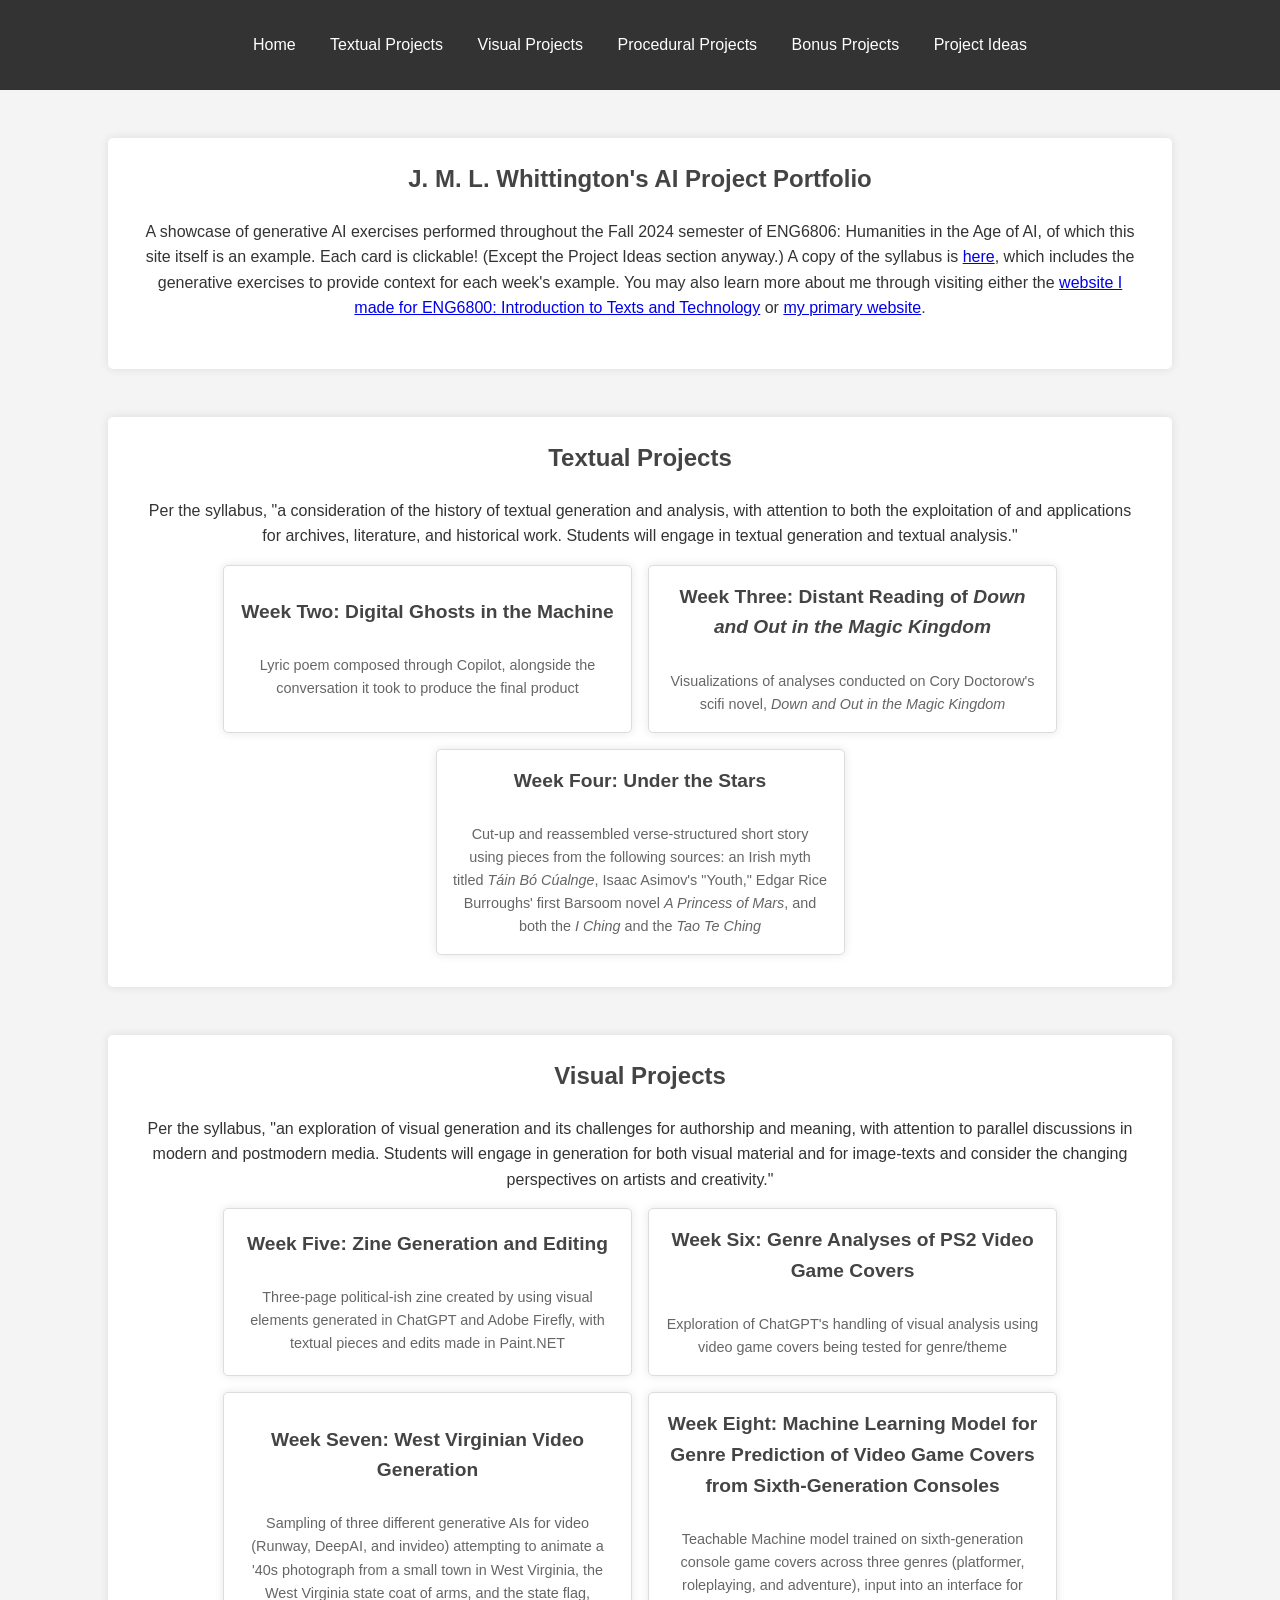
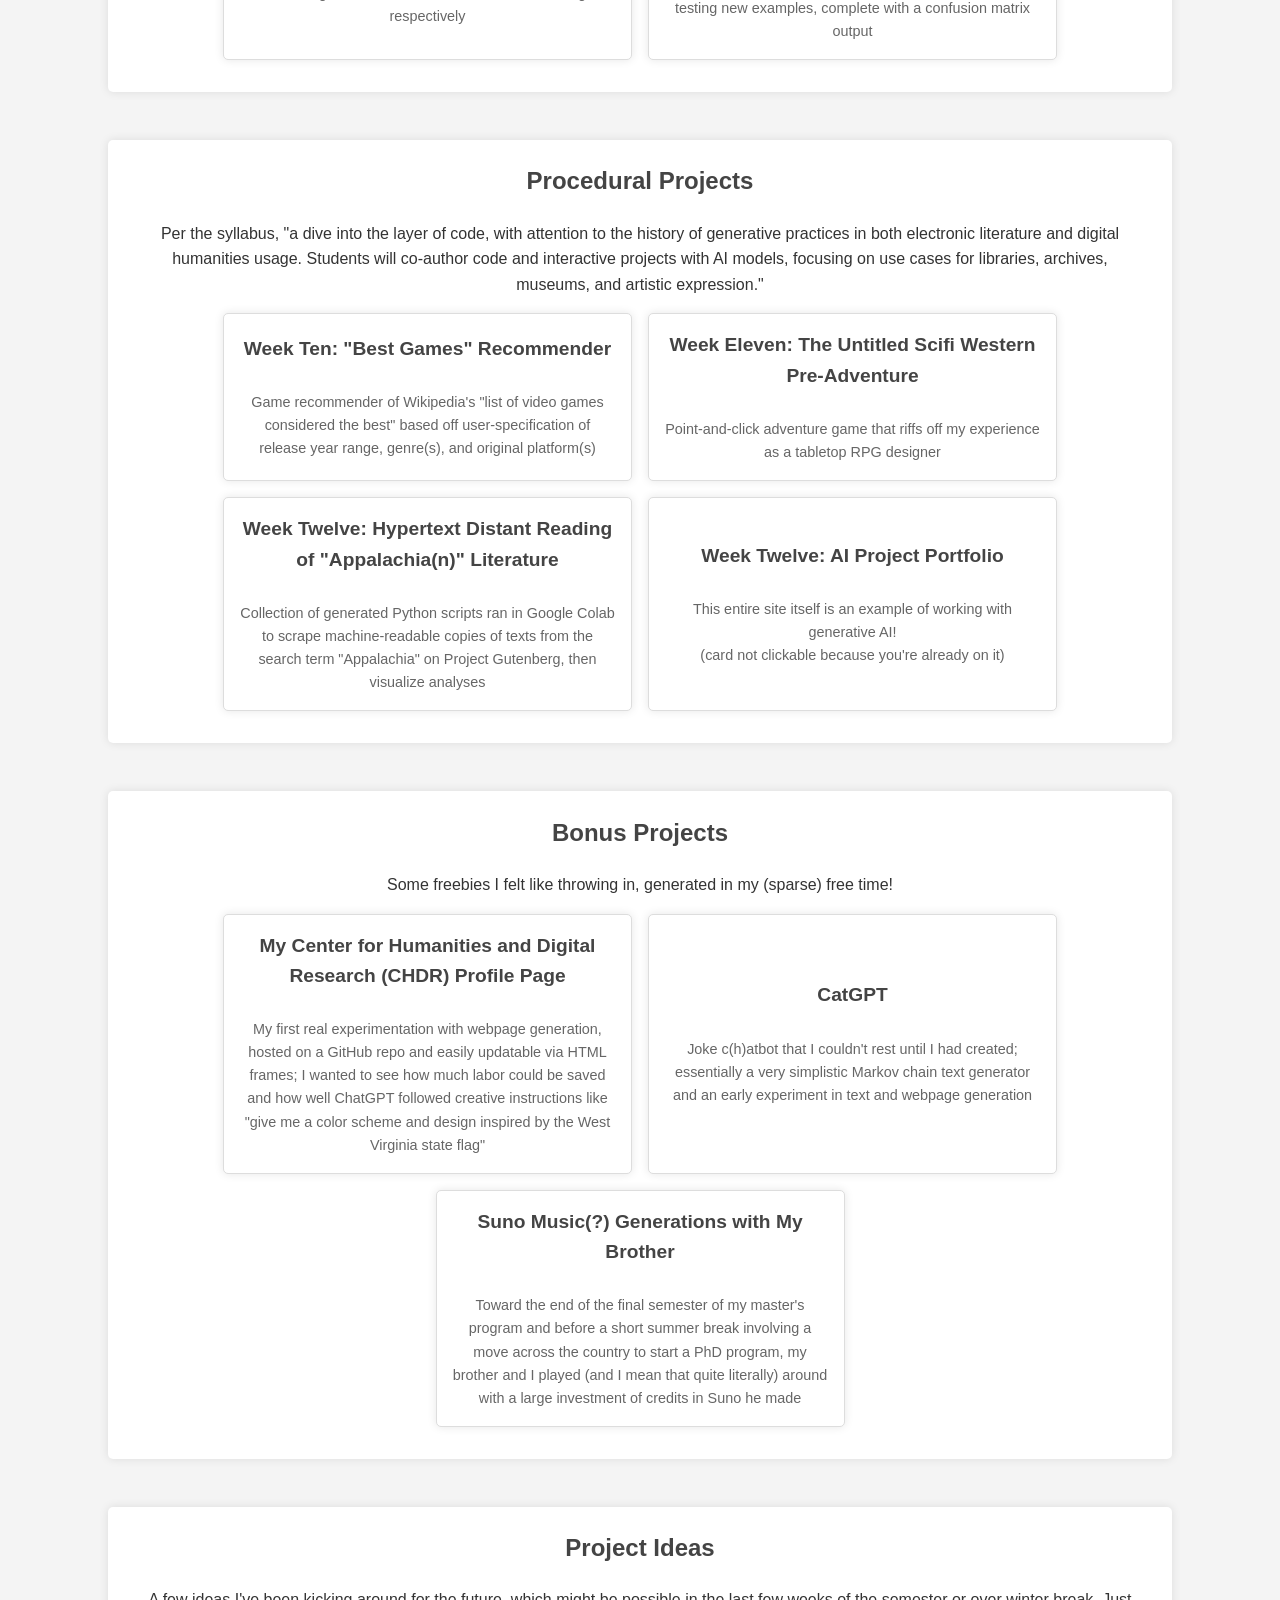
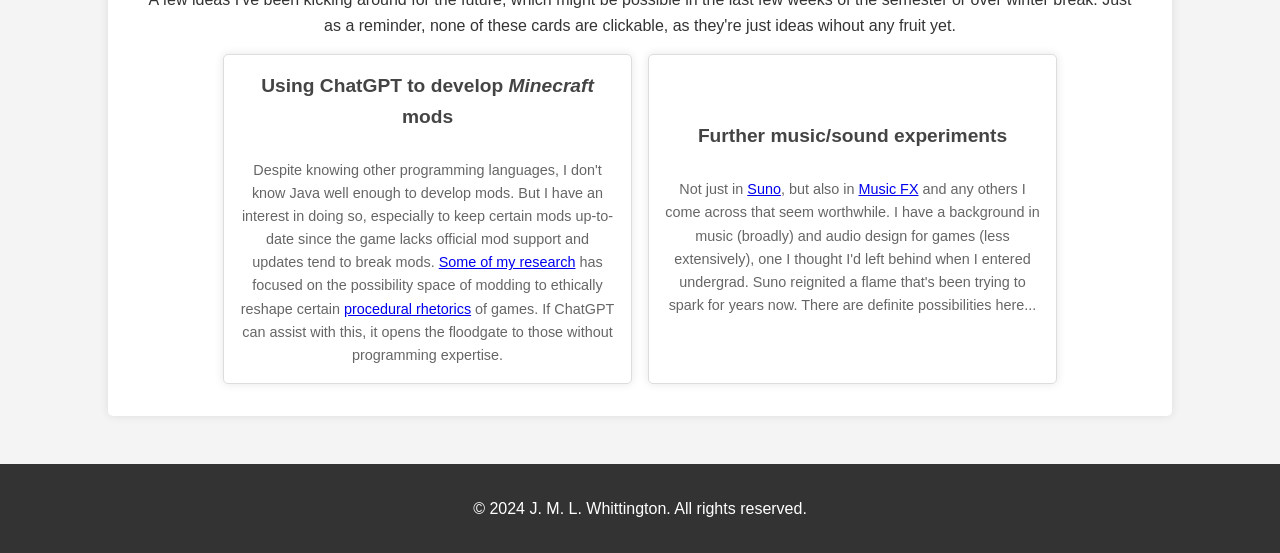
<file: index.html>
<!DOCTYPE html>
<html lang="en">
<head>
  <meta charset="UTF-8">
  <meta name="viewport" content="width=device-width, initial-scale=1.0">
  <title>J. M. L. Whittington's AI Project Portfolio</title>
  <link rel="stylesheet" href="styles.css">
</head>
<body>
  <header>
    <nav>
      <ul>
        <li><a href="#description">Home</a></li>
        <li><a href="#textual-projects">Textual Projects</a></li>
        <li><a href="#visual-projects">Visual Projects</a></li>
        <li><a href="#procedural-projects">Procedural Projects</a></li>
        <li><a href="#bonus-projects">Bonus Projects</a></li>
        <li><a href="#project-ideas">Project Ideas</a></li>
      </ul>
    </nav>
  </header>

  <section id="description">
    <h1>J. M. L. Whittington's AI Project Portfolio</h1>
    <p>A showcase of generative AI exercises performed throughout the Fall 2024 semester of ENG6806: Humanities in the Age of AI, of which this site itself is an example. Each card is clickable! (Except the Project Ideas section anyway.) A copy of the syllabus is <a href="https://anastasiasalter.net/HumanitiesAISyllabus/" target="_blank">here</a>, which includes the generative exercises to provide context for each week's example. You may also learn more about me through visiting either the <a href="https://jmlwhittington.github.io/TT_Website_Demo/" target="_blank">website I made for ENG6800: Introduction to Texts and Technology</a> or <a href="https://jmlwhittington.com/" target="_blank">my primary website</a>.</p>
  </section>

  <section id="textual-projects">
    <h2>Textual Projects</h2>
    <p>Per the syllabus, "a consideration of the history of textual generation and analysis, with attention to both the exploitation of and applications for archives, literature, and historical work. Students will engage in textual generation and textual analysis."</p>
    <div class="card-container">
      <a href="Textual/Week_Two/index.html" class="card">
        <h3>Week Two: Digital Ghosts in the Machine</h3>
        <p>Lyric poem composed through Copilot, alongside the conversation it took to produce the final product</p>
      </a>
      <a href="Textual/Week_Three/index.html" class="card">
        <h3>Week Three: Distant Reading of <i>Down and Out in the Magic Kingdom</i></h3>
        <p>Visualizations of analyses conducted on Cory Doctorow's scifi novel, <i>Down and Out in the Magic Kingdom</i></p>
      </a>
      <a href="Textual/Week_Four/index.html" class="card">
        <h3>Week Four: Under the Stars</h3>
        <p>Cut-up and reassembled verse-structured short story using pieces from the following sources: an Irish myth titled <i>Táin Bó Cúalnge</i>, Isaac Asimov's "Youth," Edgar Rice Burroughs' first Barsoom novel <i>A Princess of Mars</i>, and both the <i>I Ching</i> and the <i>Tao Te Ching</i></p>
      </a>
    </div>
  </section>

  <section id="visual-projects">
    <h2>Visual Projects</h2>
    <p>Per the syllabus, "an exploration of visual generation and its challenges for authorship and meaning, with attention to parallel discussions in modern and postmodern media. Students will engage in generation for both visual material and for image-texts and consider the changing perspectives on artists and creativity."</p>
    <div class="card-container">
      <a href="Visual/Week_Five/index.html" class="card">
        <h3>Week Five: Zine Generation and Editing</h3>
        <p>Three-page political-ish zine created by using visual elements generated in ChatGPT and Adobe Firefly, with textual pieces and edits made in Paint.NET</p>
      </a>
      <a href="Visual/Week_Six/index.html" class="card">
        <h3>Week Six: Genre Analyses of PS2 Video Game Covers</h3>
        <p>Exploration of ChatGPT's handling of visual analysis using video game covers being tested for genre/theme</p>
      </a>
      <a href="Visual/Week_Seven/index.html" class="card">
        <h3>Week Seven: West Virginian Video Generation</h3>
        <p>Sampling of three different generative AIs for video (Runway, DeepAI, and invideo) attempting to animate a '40s photograph from a small town in West Virginia, the West Virginia state coat of arms, and the state flag, respectively</p>
      </a>
      <a href="Visual/Week_Eight/index.html" class="card">
        <h3>Week Eight: Machine Learning Model for Genre Prediction of Video Game Covers from Sixth-Generation Consoles</h3>
        <p>Teachable Machine model trained on sixth-generation console game covers across three genres (platformer, roleplaying, and adventure), input into an interface for testing new examples, complete with a confusion matrix output</p>
      </a>
    </div>
  </section>

  <section id="procedural-projects">
    <h2>Procedural Projects</h2>
    <p>Per the syllabus, "a dive into the layer of code, with attention to the history of generative practices in both electronic literature and digital humanities usage. Students will co-author code and interactive projects with AI models, focusing on use cases for libraries, archives, museums, and artistic expression."</p>
    <div class="card-container">
      <a href="Procedural/Week_Ten/index.html" class="card">
        <h3>Week Ten: "Best Games" Recommender</h3>
        <p>Game recommender of Wikipedia's "list of video games considered the best" based off user-specification of release year range, genre(s), and original platform(s)</p>
      </a>
      <a href="Procedural/Week_Eleven/index.html" class="card">
        <h3>Week Eleven: The Untitled Scifi Western Pre-Adventure</h3>
        <p>Point-and-click adventure game that riffs off my experience as a tabletop RPG designer</p>
      </a>
      <a href="Procedural/Week_Twelve/index.html" class="card">
        <h3>Week Twelve: Hypertext Distant Reading of "Appalachia(n)" Literature</h3>
        <p>Collection of generated Python scripts ran in Google Colab to scrape machine-readable copies of texts from the search term "Appalachia" on Project Gutenberg, then visualize analyses</p>
      </a>
      <div class="card">
        <h3>Week Twelve: AI Project Portfolio</h3>
        <p>This entire site itself is an example of working with generative AI!</br>(card not clickable because you're already on it)</p>
      </div>
    </div>
  </section>

  <section id="bonus-projects">
    <h2>Bonus Projects</h2>
    <p>Some freebies I felt like throwing in, generated in my (sparse) free time!</p>
    <div class="card-container">
      <a href="https://chdr.cah.ucf.edu/gra/justin/index.html" target="_blank" class="card">
        <h3>My Center for Humanities and Digital Research (CHDR) Profile Page</h3>
        <p>My first real experimentation with webpage generation, hosted on a GitHub repo and easily updatable via HTML frames; I wanted to see how much labor could be saved and how well ChatGPT followed creative instructions like "give me a color scheme and design inspired by the West Virginia state flag"</p>
      </a>
      <a href="Bonus/Bonus_One/index.html" class="card">
        <h3>CatGPT</h3>
        <p>Joke c(h)atbot that I couldn't rest until I had created; essentially a very simplistic Markov chain text generator and an early experiment in text and webpage generation</p>
      </a>
      <a href="Bonus/Bonus_Two/index.html" class="card">
        <h3>Suno Music(?) Generations with My Brother</h3>
        <p>Toward the end of the final semester of my master's program and before a short summer break involving a move across the country to start a PhD program, my brother and I played (and I mean that quite literally) around with a large investment of credits in Suno he made</p>
      </a>
    </div>
  </section>

  <section id="project-ideas">
    <h2>Project Ideas</h2>
    <p>A few ideas I've been kicking around for the future, which might be possible in the last few weeks of the semester or over winter break. Just as a reminder, none of these cards are clickable, as they're just ideas wihout any fruit yet.</p>
    <div class="card-container">
      <div class="card">
        <h3>Using ChatGPT to develop <i>Minecraft</i> mods</h3>
        <p>Despite knowing other programming languages, I don't know Java well enough to develop mods. But I have an interest in doing so, especially to keep certain mods up-to-date since the game lacks official mod support and updates tend to break mods. <a href="https://dl.digra.org/index.php/dl/article/view/2249" target="_blank">Some of my research</a> has focused on the possibility space of modding to ethically reshape certain <a href="https://en.wikipedia.org/wiki/Procedural_rhetoric" target="_blank">procedural rhetorics</a> of games. If ChatGPT can assist with this, it opens the floodgate to those without programming expertise.</p>
      </div>
      <div class="card">
        <h3>Further music/sound experiments</h3>
        <p>Not just in <a href="https://suno.com/" target="_blank">Suno</a>, but also in <a href="https://aitestkitchen.withgoogle.com/tools/music-fx" target="_blank">Music FX</a> and any others I come across that seem worthwhile. I have a background in music (broadly) and audio design for games (less extensively), one I thought I'd left behind when I entered undergrad. Suno reignited a flame that's been trying to spark for years now. There are definite possibilities here...</p>
    </div>
    </div>
  </section>

  <footer>
    <p>&copy; 2024 J. M. L. Whittington. All rights reserved.</p>
  </footer>
</body>
</html>
</file>
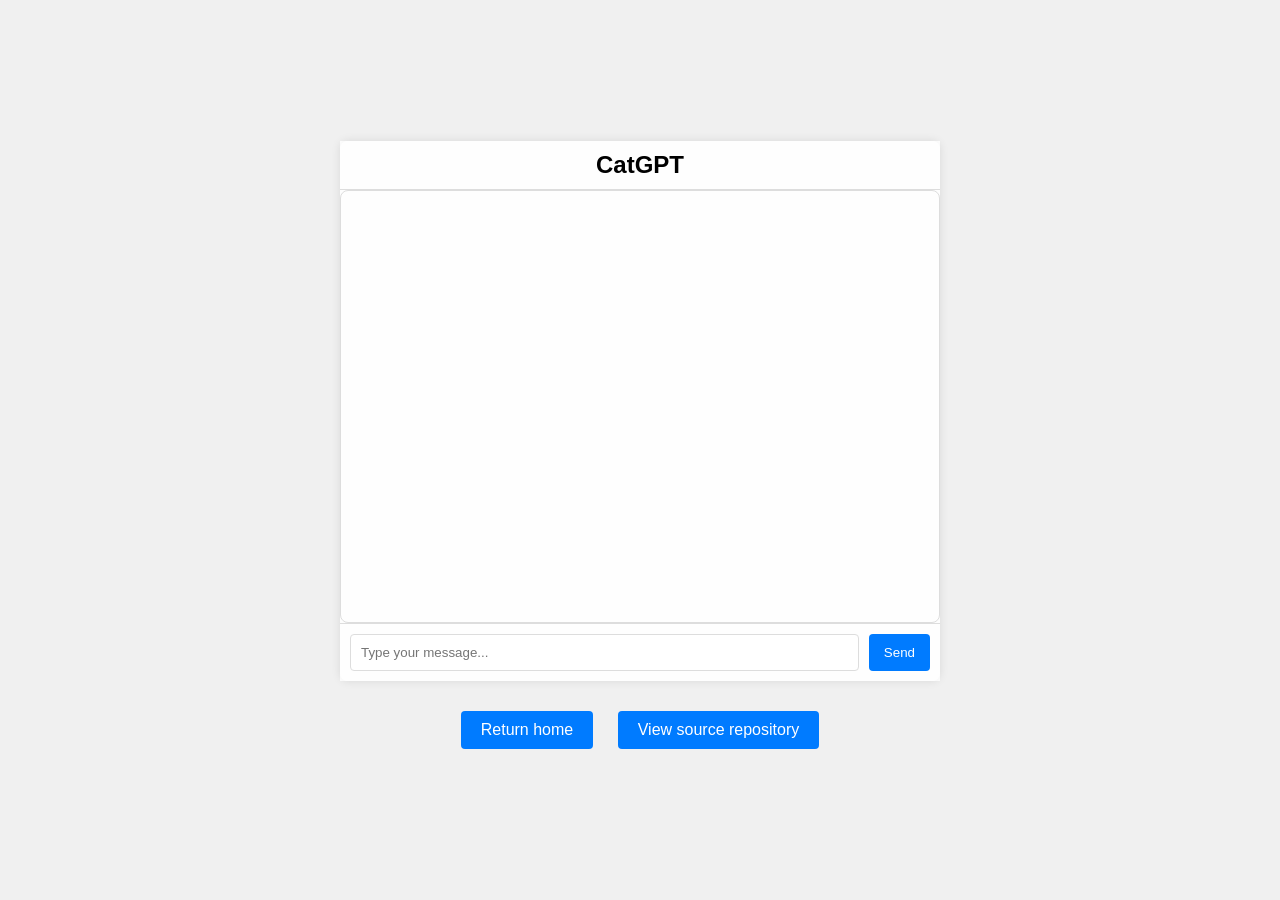
<file: Bonus/Bonus One/index.html>
<!DOCTYPE html>
<html lang="en">
<head>
    <meta charset="UTF-8">
    <meta name="viewport" content="width=device-width, initial-scale=1.0">
    <title>CatGPT Chatbot</title>
    <style>
        body {
            font-family: Arial, sans-serif;
            background-color: #f0f0f0;
            margin: 0;
            padding: 0;
            display: flex;
            justify-content: center;
            align-items: center;
            height: 100vh;
            flex-direction: column;
        }
        .chat-container {
            width: 100%;
            max-width: 600px;
            background-color: rgba(255, 255, 255, 0.9);
            border-radius: 8px;
            box-shadow: 0 0 10px rgba(0, 0, 0, 0.1);
            display: flex;
            flex-direction: column;
            height: 60vh; /* Adjusted height */
            max-height: 600px; /* Adjusted maximum height */
            background-image: url('https://github.com/jmlwhittington/CatGPT/raw/main/background.webp');
            background-size: 425px;
            background-repeat: no-repeat;
            background-position: center;
        }
        .title {
            padding: 10px;
            font-size: 24px;
            font-weight: bold;
            text-align: center;
            background-color: rgba(255, 255, 255, 0.8);
            border-bottom: 1px solid #ddd;
        }
        .chat-box {
            flex: 1;
            overflow-y: auto;
            border: 1px solid #ddd;
            border-radius: 8px;
            padding: 10px;
            background-color: rgba(255, 255, 255, 0.8);
            margin: 0;
        }
        .message {
            margin-bottom: 10px;
        }
        .user-message {
            text-align: right;
            color: #007bff;
        }
        .bot-message {
            text-align: left;
            color: #333;
        }
        .input-container {
            display: flex;
            padding: 10px;
            background-color: rgba(255, 255, 255, 0.8);
            border-top: 1px solid #ddd;
        }
        .input-container input {
            flex: 1;
            padding: 10px;
            border: 1px solid #ddd;
            border-radius: 4px;
        }
        .input-container button {
            padding: 10px 15px;
            margin-left: 10px;
            border: none;
            border-radius: 4px;
            background-color: #007bff;
            color: #fff;
            cursor: pointer;
        }
        .input-container button:hover {
            background-color: #0056b3;
        }
        .button-container {
            text-align: center;
            margin-top: 20px;
        }
        .button-container a {
            text-decoration: none;
            display: inline-block;
            margin: 10px;
            padding: 10px 20px;
            background-color: #007bff;
            color: #fff;
            border-radius: 4px;
            text-align: center;
        }
        .button-container a:hover {
            background-color: #0056b3;
        }
    </style>
</head>
<body>
    <div class="chat-container">
        <div class="title">CatGPT</div>
        <div class="chat-box" id="chat-box">
            <!-- Messages will appear here -->
        </div>
        <div class="input-container">
            <input type="text" id="user-input" placeholder="Type your message...">
            <button onclick="sendMessage()">Send</button>
        </div>
    </div>

    <div class="button-container">
        <a href="https://jmlwhittington.github.io/TT_AI_Portfolio/">Return home</a>
        <a href="https://github.com/jmlwhittington/CatGPT" target="_blank">View source repository</a>
    </div>

    <script>
        const catNoises = ['meow', 'mew', 'mrr', 'nyan', 'purr', 'hiss', 'rrr', 'prrr'];
        const punctuations = ['.', '!', '?', '...'];
        const sentencePatterns = [
            'X.', 'X!',
            'X X.', 'X X!',
            'X X X.', 'X X X!',
            'X X, X.', 'X X, X!',
            'X X X, X.', 'X X X, X!',
            'X X X X.', 'X X X X!',
            'X X X X, X.', 'X X X X, X!'
        ];

        function getRandomElement(arr) {
            return arr[Math.floor(Math.random() * arr.length)];
        }

        function getCatResponse() {
            const pattern = getRandomElement(sentencePatterns);
            const parts = pattern.split(/(?<=\s)|(?=\s)|(?<=,)|(?=,)/); // Split by spaces and commas while keeping delimiters

            let response = '';
            let addComma = false;

            for (let i = 0; i < parts.length; i++) {
                if (parts[i].trim() === '') {
                    response += ' '; // Maintain space if empty part
                } else if (parts[i].trim() === ',') {
                    addComma = true;
                } else {
                    if (addComma) {
                        response = response.trimEnd(); // Remove trailing space before adding comma
                        response += ', '; // Add comma followed by space
                        addComma = false;
                    } else if (i > 0) {
                        response += ' '; // Add space between words
                    }
                    response += getRandomElement(catNoises);
                }
            }

            // Ensure proper ending punctuation
            const lastChar = response.charAt(response.length - 1);
            let randomPunctuation = getRandomElement(punctuations);
            if (['.', '!', '?'].includes(lastChar)) {
                randomPunctuation = ''; // No additional punctuation needed
            }
            response = response.trim(); // Remove any trailing spaces
            if (response.endsWith(',')) {
                response = response.slice(0, -2); // Remove trailing comma and space if present
            }
            response += randomPunctuation;

            // Capitalize the first letter
            response = response.charAt(0).toUpperCase() + response.slice(1);

            return response;
        }

        function displayMessage(text, sender) {
            const chatBox = document.getElementById('chat-box');
            const messageDiv = document.createElement('div');
            messageDiv.className = `message ${sender}-message`;
            messageDiv.textContent = text;
            chatBox.appendChild(messageDiv);
            chatBox.scrollTop = chatBox.scrollHeight; // Scroll to the bottom
        }

        function sendMessage() {
            const userInput = document.getElementById('user-input').value.trim();
            if (userInput) {
                displayMessage(userInput, 'user');
                document.getElementById('user-input').value = ''; // Clear input field

                const botResponse = getCatResponse();
                setTimeout(() => displayMessage(botResponse, 'bot'), 500); // Simulate typing delay
            }
        }

        // Allow pressing Enter to send message
        document.getElementById('user-input').addEventListener('keypress', (event) => {
            if (event.key === 'Enter') {
                sendMessage();
                event.preventDefault(); // Prevent newline in input field
            }
        });
    </script>
</body>
</html>
</file>
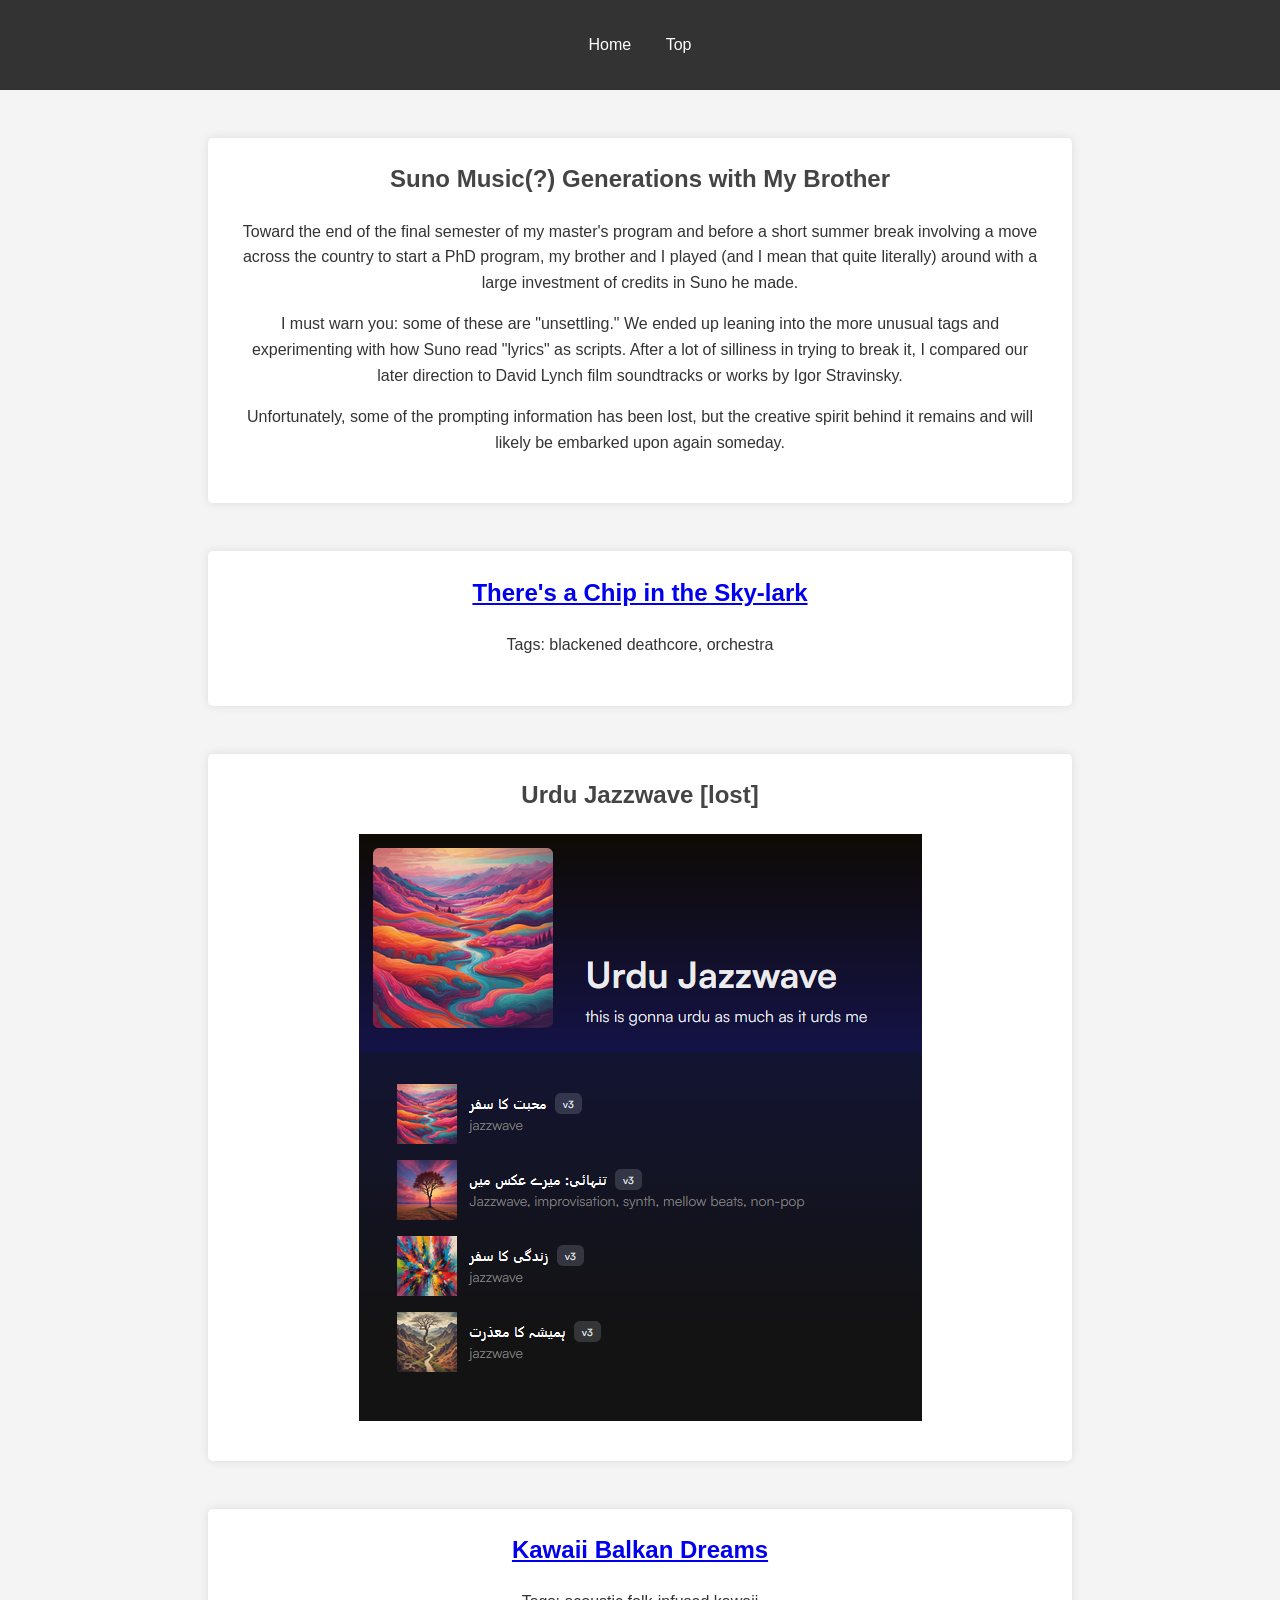
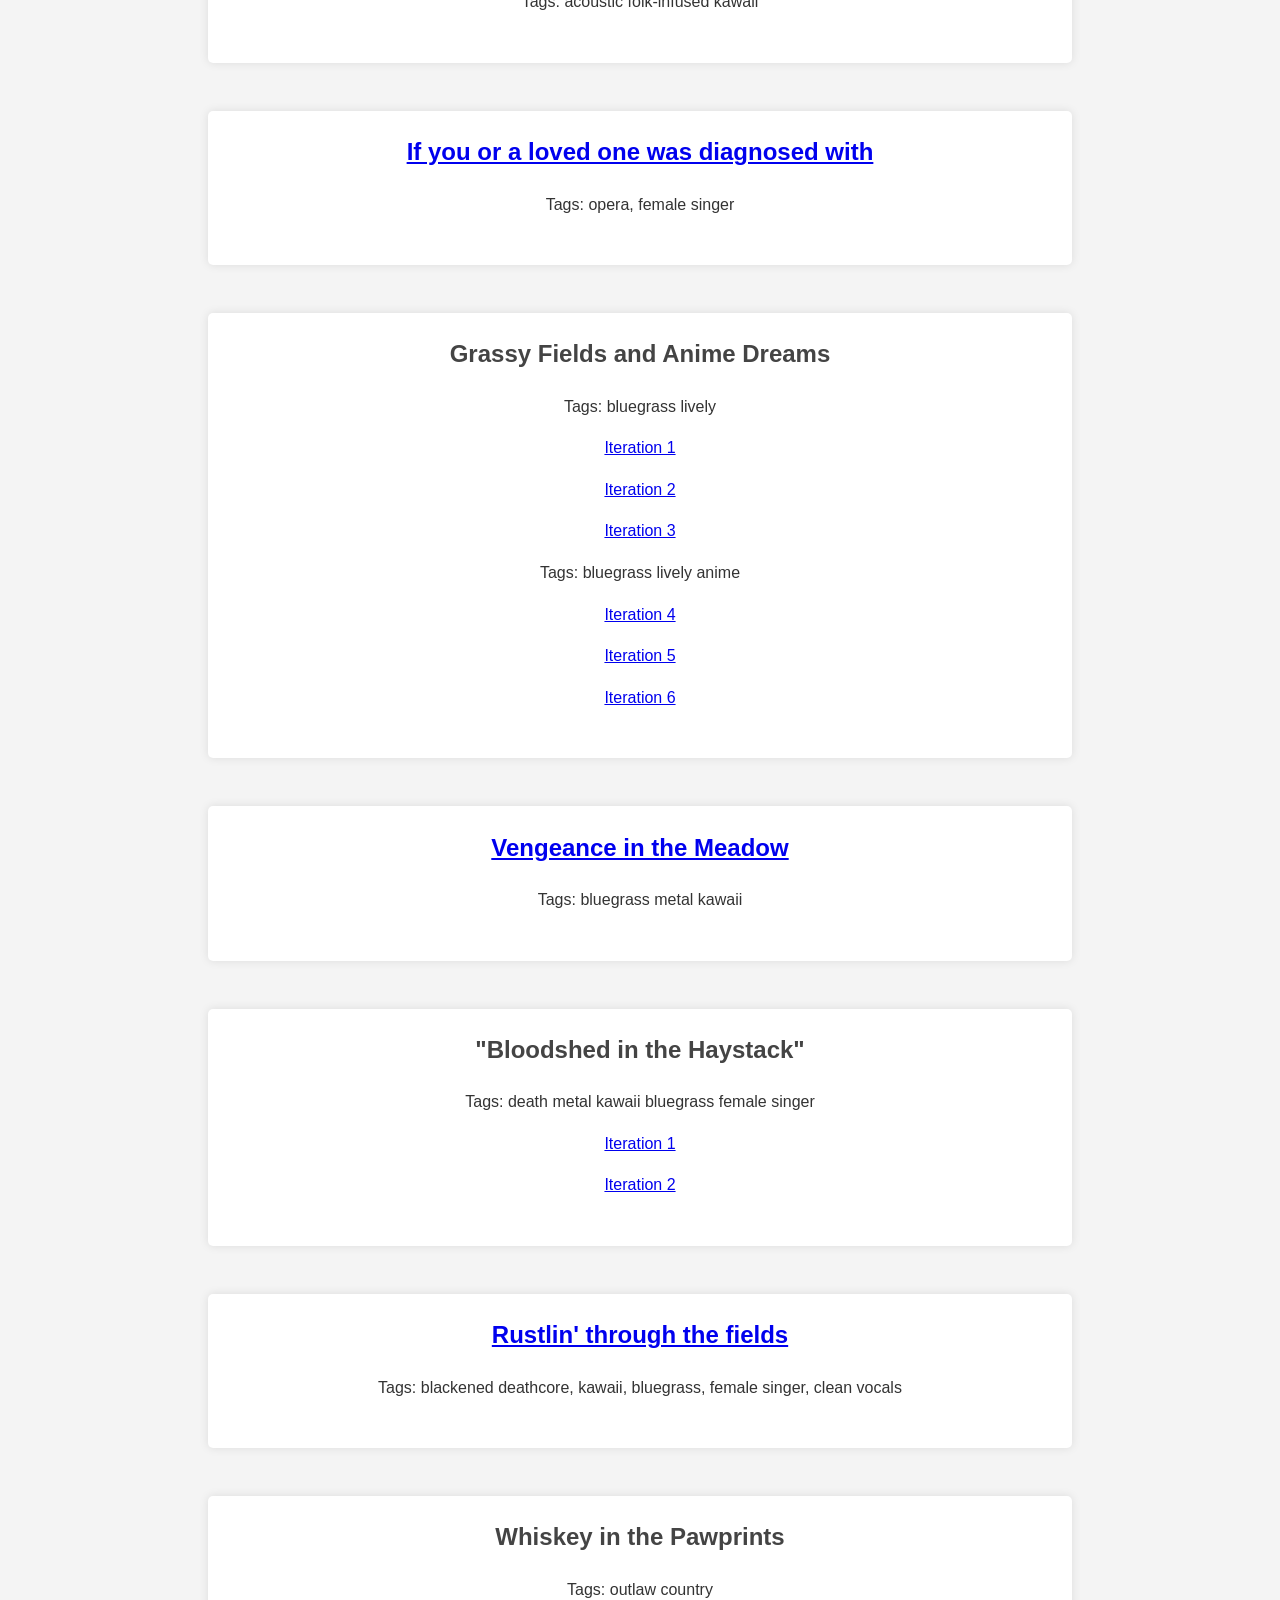
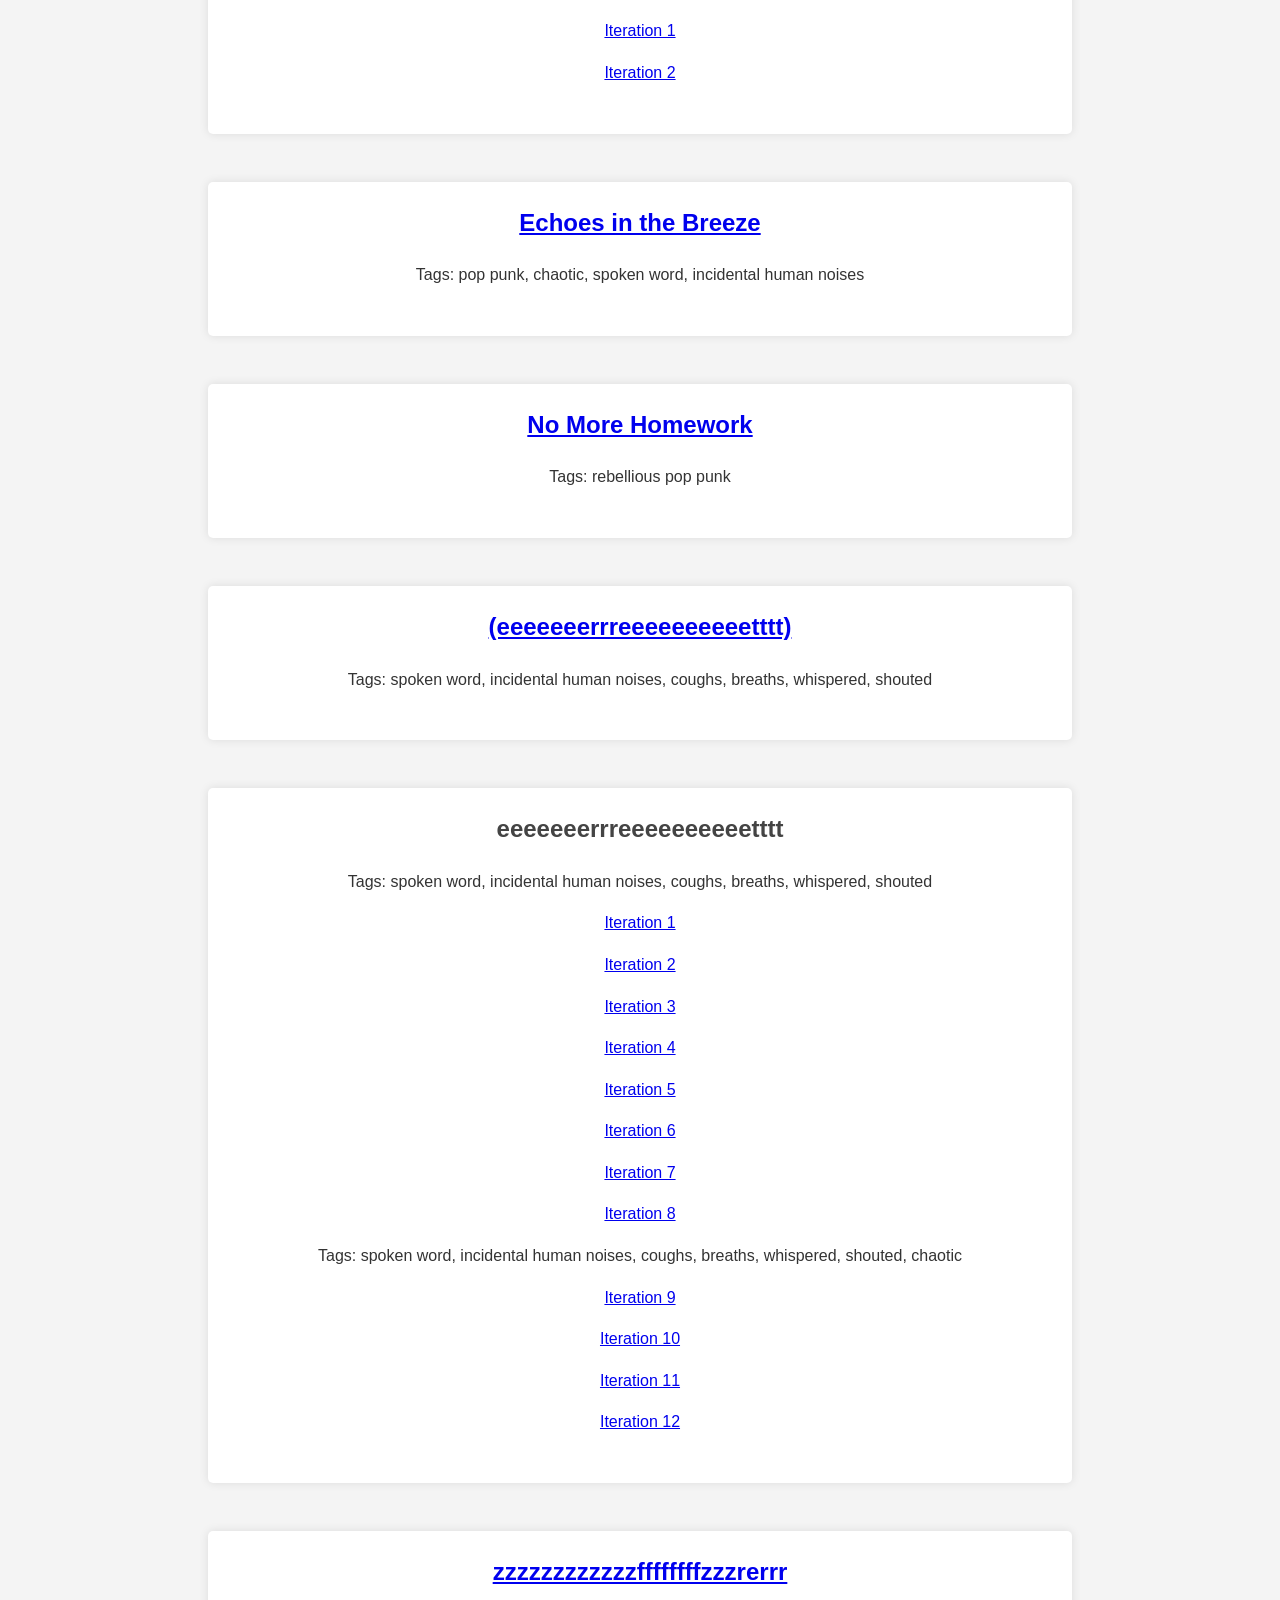
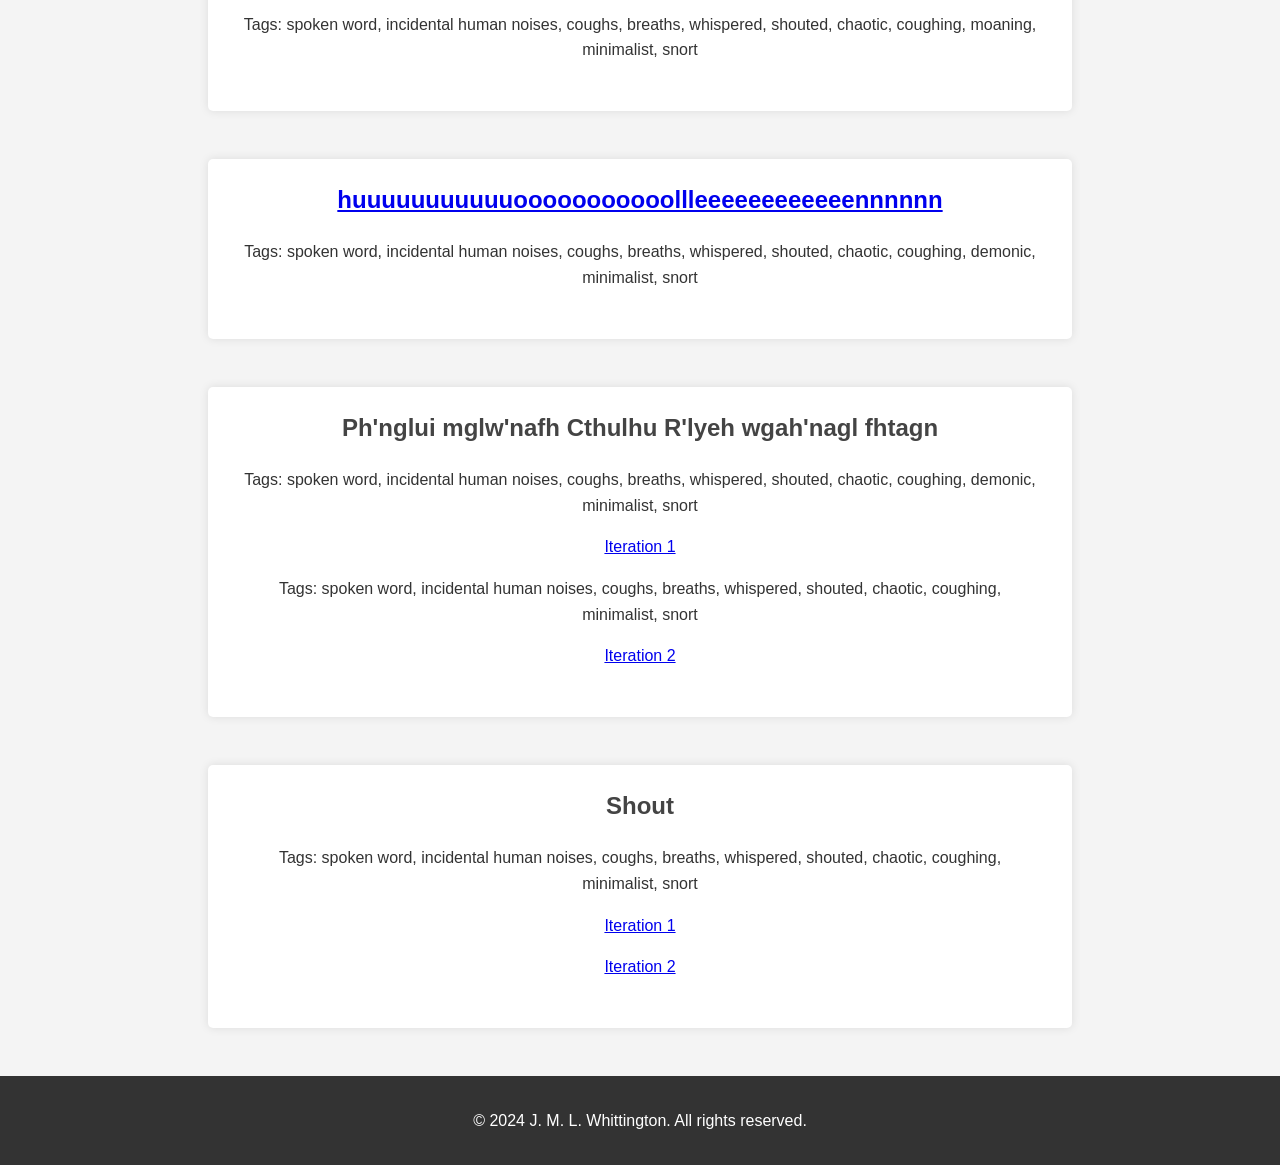
<file: Bonus/Bonus Two/index.html>
<!DOCTYPE html>
<html lang="en">
<head>
  <meta charset="UTF-8">
  <meta name="viewport" content="width=device-width, initial-scale=1.0">
  <title>Suno Music(?) Generations with My Brother</title>
  <link rel="stylesheet" href="styles.css">
</head>
<body>
  <header>
    <nav>
      <ul>
        <li><a href="https://jmlwhittington.github.io/TT_AI_Portfolio/">Home</a></li>
        <li><a href="#description">Top</a></li>
      </ul>
    </nav>
  </header>

  <section id="description">
    <h1>Suno Music(?) Generations with My Brother</h1>
    <p>Toward the end of the final semester of my master's program and before a short summer break involving a move across the country to start a PhD program, my brother and I played (and I mean that quite literally) around with a large investment of credits in Suno he made.</p>
    <p>I must warn you: some of these are "unsettling." We ended up leaning into the more unusual tags and experimenting with how Suno read "lyrics" as scripts. After a lot of silliness in trying to break it, I compared our later direction to David Lynch film soundtracks or works by Igor Stravinsky.</p>
	<p>Unfortunately, some of the prompting information has been lost, but the creative spirit behind it remains and will likely be embarked upon again someday.</p>
  </section>

  <section id="1">
    <h1><a href="https://suno.com/song/5ec19ed2-eb11-4b13-8e37-238d26daf7cc">There's a Chip in the Sky-lark</a></h1>
    <p>Tags: blackened deathcore, orchestra</p>
  </section>

  <section id="2">
    <h1>Urdu Jazzwave [lost]</h1>
     <img src="two.png" alt="Urdu Jazzwave">
  </section>

  <section id="3">
    <h1><a href="https://suno.com/song/aa1f6564-87b2-4ccf-a497-8aff53f0a768">Kawaii Balkan Dreams</a></h1>
    <p>Tags: acoustic folk-infused kawaii</p>
  </section>

  <section id="4">
    <h1><a href="https://suno.com/song/f862a737-62d0-4ffe-a177-60d27172826a">If you or a loved one was diagnosed with</a></h1>
    <p>Tags: opera, female singer</p>
  </section>

  <section id="5">
    <h1>Grassy Fields and Anime Dreams</h1>
    <p>Tags: bluegrass lively</p>
	<p><a href="https://suno.com/song/23235746-9503-4a31-88cd-4bfddabe6dc7">Iteration 1</a></p>
	<p><a href="https://suno.com/song/fccdf9ff-f8a3-4400-927d-9a5f3355302e">Iteration 2</a></p>
	<p><a href="https://suno.com/song/ace75f80-17cf-41aa-a50d-66b86bf52bd6">Iteration 3</a></p>
    <p>Tags: bluegrass lively anime</p>
	<p><a href="https://suno.com/song/d79c04b3-3de5-414d-b250-53f1ccfccabd">Iteration 4</a></p>
	<p><a href="https://suno.com/song/6e9de4d1-82aa-459a-830e-efbbb5250614">Iteration 5</a></p>
	<p><a href="https://suno.com/song/24d3d185-4821-4203-954e-af1837380c8d">Iteration 6</a></p>
  </section>

  <section id="6">
    <h1><a href="https://suno.com/song/3317e8da-bb3d-4fd0-b8f9-d96d2394bbbc">Vengeance in the Meadow</a></h1>
    <p>Tags: bluegrass metal kawaii</p>
  </section>

  <section id="7">
    <h1>"Bloodshed in the Haystack"</h1>
    <p>Tags: death metal kawaii bluegrass female singer</p>
	<p><a href="https://suno.com/song/c5612435-8cf9-4b6d-a35b-3b96e6e2beee">Iteration 1</a></p>
	<p><a href="https://suno.com/song/a3700096-dcf8-49d7-bc13-d66d06951e71">Iteration 2</a></p>
  </section>

  <section id="8">
    <h1><a href="https://suno.com/song/ccc6b371-2a56-45e4-a603-9d87831daa66">Rustlin' through the fields</a></h1>
    <p>Tags: blackened deathcore, kawaii, bluegrass, female singer, clean vocals</p>
  </section>

  <section id="9">
    <h1>Whiskey in the Pawprints</h1>
    <p>Tags: outlaw country</p>
	<p><a href="https://suno.com/song/a1713863-c253-4a25-91e8-b8a6362eae43">Iteration 1</a></p>
	<p><a href="https://suno.com/song/ea862466-9e99-4bc9-85bc-6d7633f21ee2">Iteration 2</a></p>
  </section>

  <section id="10">
    <h1><a href="https://suno.com/song/9bdb51a5-6085-4f69-a8cb-d89288a26f9c">Echoes in the Breeze</a></h1>
    <p>Tags: pop punk, chaotic, spoken word, incidental human noises</p>
  </section>

  <section id="11">
    <h1><a href="https://suno.com/song/144223bb-f954-4572-b3c4-ea57fddae8b2">No More Homework</a></h1>
    <p>Tags: rebellious pop punk</p>
  </section>

  <section id="12">
    <h1><a href="https://suno.com/song/234b9d7b-9fa2-44f8-9ace-9b0038fbfd1e">(eeeeeeerrreeeeeeeeeetttt)</a></h1>
    <p>Tags: spoken word, incidental human noises, coughs, breaths, whispered, shouted</p>
  </section>

  <section id="13">
    <h1>eeeeeeerrreeeeeeeeeetttt</h1>
    <p>Tags: spoken word, incidental human noises, coughs, breaths, whispered, shouted</p>
	<p><a href="https://suno.com/song/c28c7c30-7d6c-4a1f-b7a4-c39a8d018e1e">Iteration 1</a></p>
	<p><a href="https://suno.com/song/77e8e1cc-c409-4652-bc9e-7dbc84cc3d29">Iteration 2</a></p>
	<p><a href="https://suno.com/song/71f14866-c6c3-4075-aeb2-e7b7e8d0e582">Iteration 3</a></p>
	<p><a href="https://suno.com/song/83153868-8191-464d-a236-0c407756a04d">Iteration 4</a></p>
	<p><a href="https://suno.com/song/33a9184a-a190-471d-bc4d-37f5516706de">Iteration 5</a></p>
	<p><a href="https://suno.com/song/5a1c491a-b3e0-423b-85ef-a376e7558d7d">Iteration 6</a></p>
	<p><a href="https://suno.com/song/6709947e-e1b9-424c-aa84-93f95b41d78c">Iteration 7</a></p>
	<p><a href="https://suno.com/song/894b402b-04f6-4fd7-8c60-e55a1297ce8c">Iteration 8</a></p>
    <p>Tags: spoken word, incidental human noises, coughs, breaths, whispered, shouted, chaotic</p>
	<p><a href="https://suno.com/song/2957ec62-dcba-474e-89f4-304087a01195">Iteration 9</a></p>
	<p><a href="https://suno.com/song/3efe30e4-3918-474b-95d0-b1a81a48d481">Iteration 10</a></p>
	<p><a href="https://suno.com/song/cdf70b74-fbe9-4ceb-9730-9262b771070b">Iteration 11</a></p>
	<p><a href="https://suno.com/song/053201bf-3e83-4757-b9a5-55e183446934">Iteration 12</a></p>
  </section>

  <section id="14">
    <h1><a href="https://suno.com/song/e8249e13-ac57-43ba-adb5-85162e5fd949">zzzzzzzzzzzzffffffffzzzrerrr</a></h1>
    <p>Tags: spoken word, incidental human noises, coughs, breaths, whispered, shouted, chaotic, coughing, moaning, minimalist, snort</p>
  </section>

  <section id="15">
    <h1><a href="https://suno.com/song/43294814-4278-4c6a-829f-5ce2fd612123">huuuuuuuuuuuooooooooooollleeeeeeeeeeeennnnnn</a></h1>
    <p>Tags: spoken word, incidental human noises, coughs, breaths, whispered, shouted, chaotic, coughing, demonic, minimalist, snort</p>
  </section>

  <section id="16">
    <h1>Ph'nglui mglw'nafh Cthulhu R'lyeh wgah'nagl fhtagn</h1>
    <p>Tags: spoken word, incidental human noises, coughs, breaths, whispered, shouted, chaotic, coughing, demonic, minimalist, snort</p>
	<p><a href="https://suno.com/song/fd786540-3159-457d-991f-54252e5337ce">Iteration 1</a></p>
    <p>Tags: spoken word, incidental human noises, coughs, breaths, whispered, shouted, chaotic, coughing, minimalist, snort</p>
	<p><a href="https://suno.com/song/b44d407f-98e6-47d8-89aa-cff4c862e464">Iteration 2</a></p>
  </section>

  <section id="17">
    <h1>Shout</h1>
    <p>Tags: spoken word, incidental human noises, coughs, breaths, whispered, shouted, chaotic, coughing, minimalist, snort</p>
	<p><a href="https://suno.com/song/d94af785-b0e3-4404-b193-0f8fe18863da">Iteration 1</a></p>
	<p><a href="https://suno.com/song/0cec93d1-5f6b-42a9-a88f-6b019ab801c1">Iteration 2</a></p>
  </section>

  <footer>
    <p>&copy; 2024 J. M. L. Whittington. All rights reserved.</p>
  </footer>
</body>
</html>
</file>
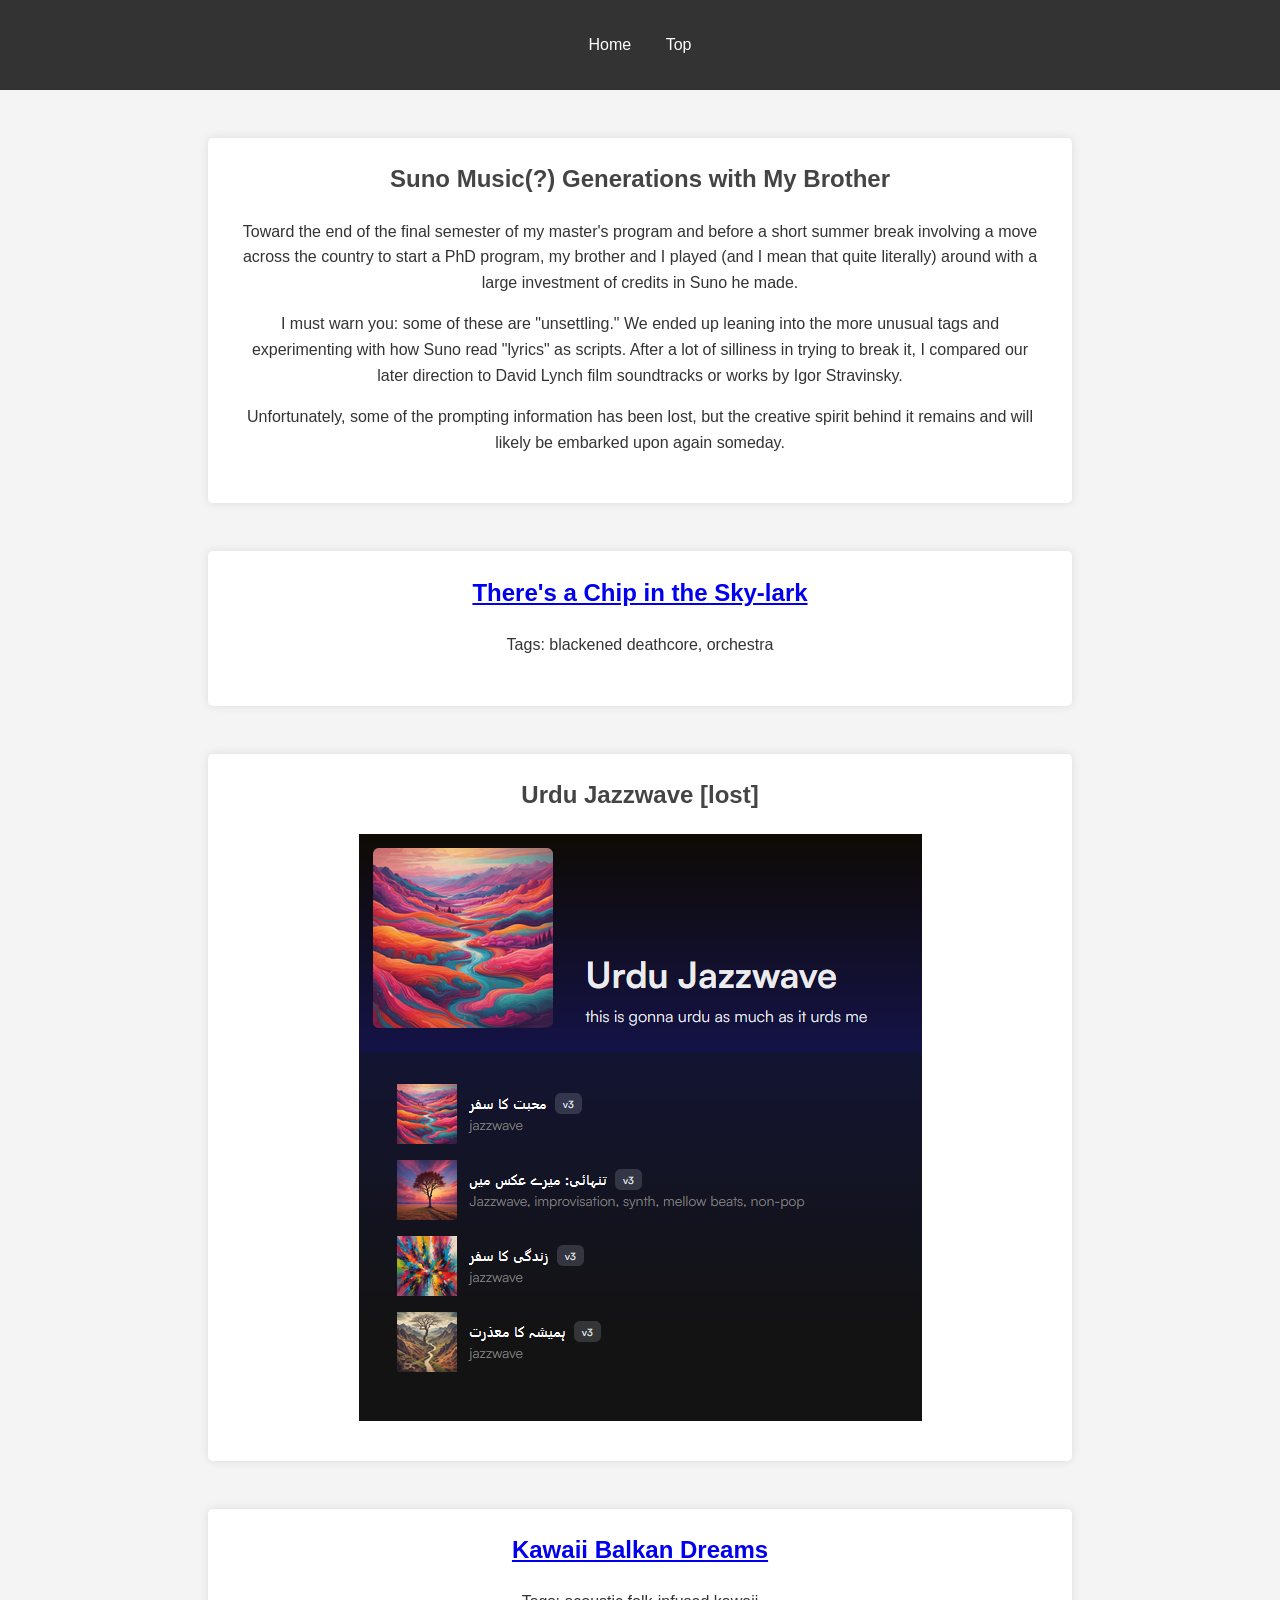
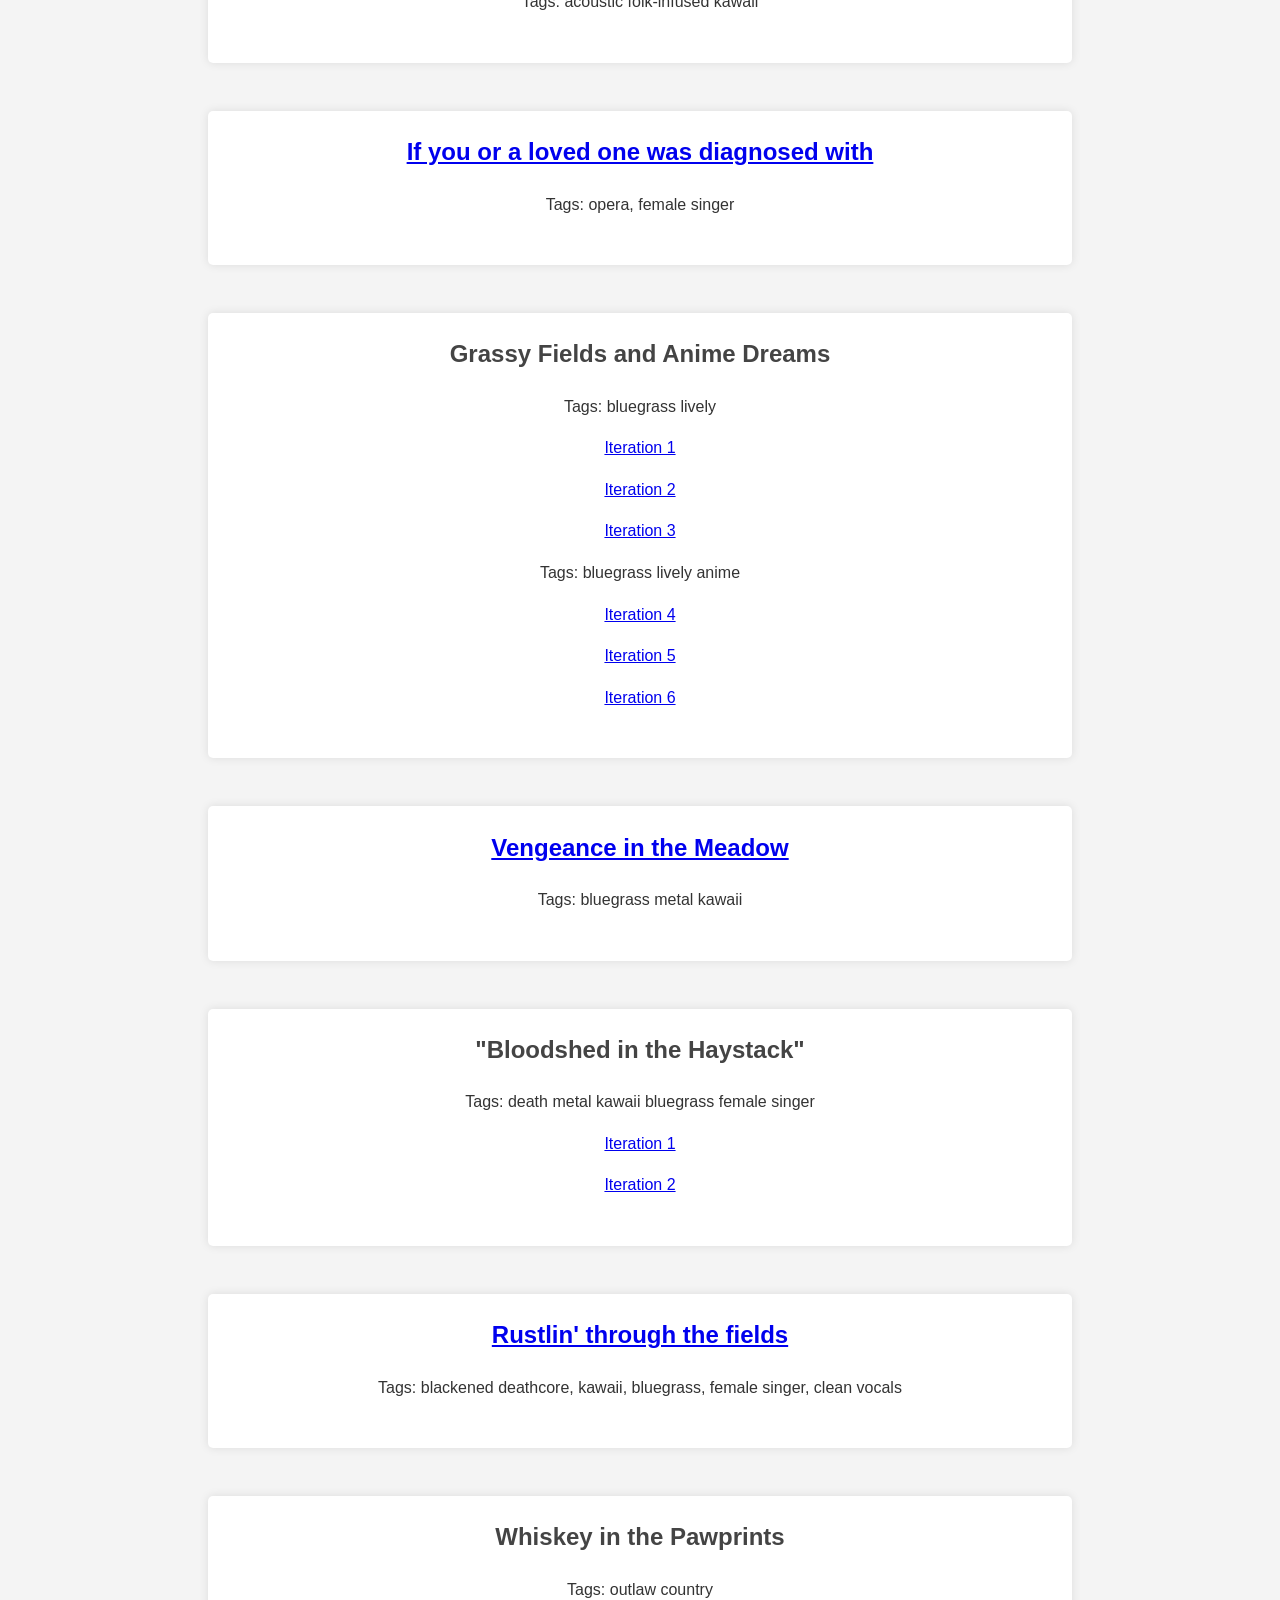
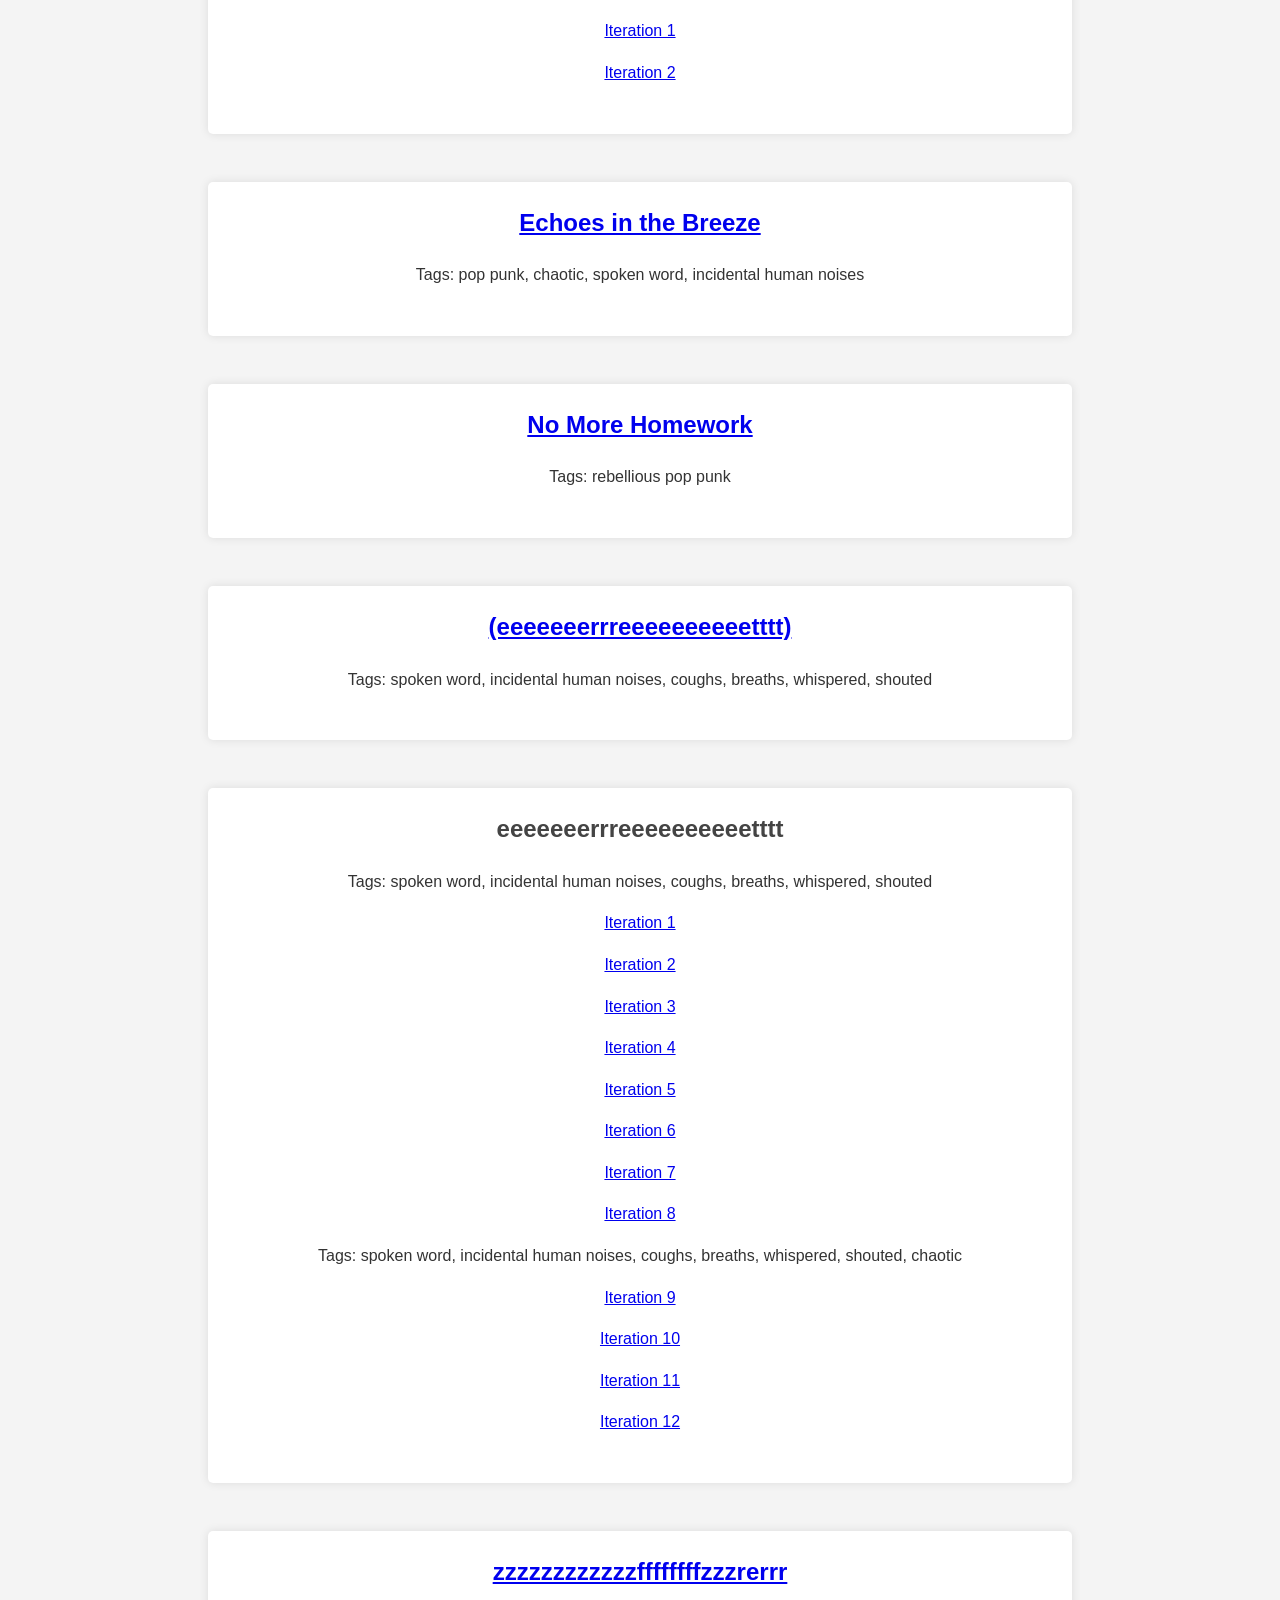
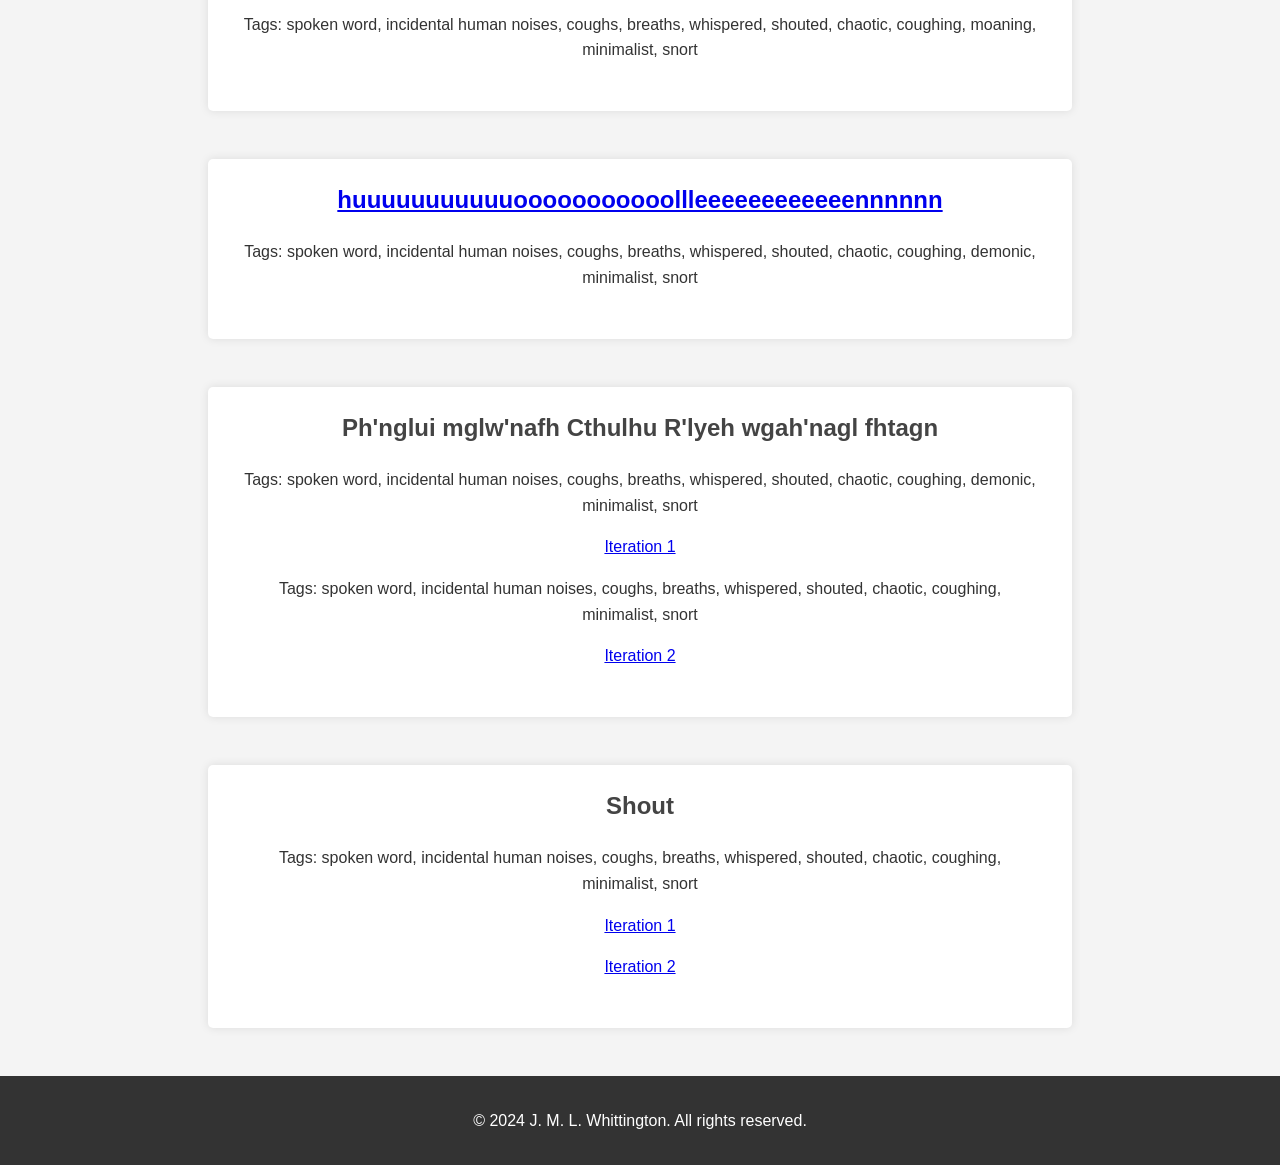
<file: Bonus/Bonus_Two/index.html>
<!DOCTYPE html>
<html lang="en">
<head>
  <meta charset="UTF-8">
  <meta name="viewport" content="width=device-width, initial-scale=1.0">
  <title>Suno Music(?) Generations with My Brother</title>
  <link rel="stylesheet" href="styles.css">
</head>
<body>
  <header>
    <nav>
      <ul>
        <li><a href="https://jmlwhittington.github.io/TT_AI_Portfolio/">Home</a></li>
        <li><a href="#description">Top</a></li>
      </ul>
    </nav>
  </header>

  <section id="description">
    <h1>Suno Music(?) Generations with My Brother</h1>
    <p>Toward the end of the final semester of my master's program and before a short summer break involving a move across the country to start a PhD program, my brother and I played (and I mean that quite literally) around with a large investment of credits in Suno he made.</p>
    <p>I must warn you: some of these are "unsettling." We ended up leaning into the more unusual tags and experimenting with how Suno read "lyrics" as scripts. After a lot of silliness in trying to break it, I compared our later direction to David Lynch film soundtracks or works by Igor Stravinsky.</p>
	<p>Unfortunately, some of the prompting information has been lost, but the creative spirit behind it remains and will likely be embarked upon again someday.</p>
  </section>

  <section id="1">
    <h1><a href="https://suno.com/song/5ec19ed2-eb11-4b13-8e37-238d26daf7cc" target="_blank">There's a Chip in the Sky-lark</a></h1>
    <p>Tags: blackened deathcore, orchestra</p>
  </section>

  <section id="2">
    <h1>Urdu Jazzwave [lost]</h1>
     <img src="two.png" alt="Urdu Jazzwave">
  </section>

  <section id="3">
    <h1><a href="https://suno.com/song/aa1f6564-87b2-4ccf-a497-8aff53f0a768" target="_blank">Kawaii Balkan Dreams</a></h1>
    <p>Tags: acoustic folk-infused kawaii</p>
  </section>

  <section id="4">
    <h1><a href="https://suno.com/song/f862a737-62d0-4ffe-a177-60d27172826a" target="_blank">If you or a loved one was diagnosed with</a></h1>
    <p>Tags: opera, female singer</p>
  </section>

  <section id="5">
    <h1>Grassy Fields and Anime Dreams</h1>
    <p>Tags: bluegrass lively</p>
	<p><a href="https://suno.com/song/23235746-9503-4a31-88cd-4bfddabe6dc7" target="_blank">Iteration 1</a></p>
	<p><a href="https://suno.com/song/fccdf9ff-f8a3-4400-927d-9a5f3355302e" target="_blank">Iteration 2</a></p>
	<p><a href="https://suno.com/song/ace75f80-17cf-41aa-a50d-66b86bf52bd6" target="_blank">Iteration 3</a></p>
    <p>Tags: bluegrass lively anime</p>
	<p><a href="https://suno.com/song/d79c04b3-3de5-414d-b250-53f1ccfccabd" target="_blank">Iteration 4</a></p>
	<p><a href="https://suno.com/song/6e9de4d1-82aa-459a-830e-efbbb5250614" target="_blank">Iteration 5</a></p>
	<p><a href="https://suno.com/song/24d3d185-4821-4203-954e-af1837380c8d" target="_blank">Iteration 6</a></p>
  </section>

  <section id="6">
    <h1><a href="https://suno.com/song/3317e8da-bb3d-4fd0-b8f9-d96d2394bbbc" target="_blank">Vengeance in the Meadow</a></h1>
    <p>Tags: bluegrass metal kawaii</p>
  </section>

  <section id="7">
    <h1>"Bloodshed in the Haystack"</h1>
    <p>Tags: death metal kawaii bluegrass female singer</p>
	<p><a href="https://suno.com/song/c5612435-8cf9-4b6d-a35b-3b96e6e2beee" target="_blank">Iteration 1</a></p>
	<p><a href="https://suno.com/song/a3700096-dcf8-49d7-bc13-d66d06951e71" target="_blank">Iteration 2</a></p>
  </section>

  <section id="8">
    <h1><a href="https://suno.com/song/ccc6b371-2a56-45e4-a603-9d87831daa66" target="_blank">Rustlin' through the fields</a></h1>
    <p>Tags: blackened deathcore, kawaii, bluegrass, female singer, clean vocals</p>
  </section>

  <section id="9">
    <h1>Whiskey in the Pawprints</h1>
    <p>Tags: outlaw country</p>
	<p><a href="https://suno.com/song/a1713863-c253-4a25-91e8-b8a6362eae43" target="_blank">Iteration 1</a></p>
	<p><a href="https://suno.com/song/ea862466-9e99-4bc9-85bc-6d7633f21ee2">Iteration 2</a></p>
  </section>

  <section id="10">
    <h1><a href="https://suno.com/song/9bdb51a5-6085-4f69-a8cb-d89288a26f9c" target="_blank">Echoes in the Breeze</a></h1>
    <p>Tags: pop punk, chaotic, spoken word, incidental human noises</p>
  </section>

  <section id="11">
    <h1><a href="https://suno.com/song/144223bb-f954-4572-b3c4-ea57fddae8b2" target="_blank">No More Homework</a></h1>
    <p>Tags: rebellious pop punk</p>
  </section>

  <section id="12">
    <h1><a href="https://suno.com/song/234b9d7b-9fa2-44f8-9ace-9b0038fbfd1e" target="_blank">(eeeeeeerrreeeeeeeeeetttt)</a></h1>
    <p>Tags: spoken word, incidental human noises, coughs, breaths, whispered, shouted</p>
  </section>

  <section id="13">
    <h1>eeeeeeerrreeeeeeeeeetttt</h1>
    <p>Tags: spoken word, incidental human noises, coughs, breaths, whispered, shouted</p>
	<p><a href="https://suno.com/song/c28c7c30-7d6c-4a1f-b7a4-c39a8d018e1e" target="_blank">Iteration 1</a></p>
	<p><a href="https://suno.com/song/77e8e1cc-c409-4652-bc9e-7dbc84cc3d29" target="_blank">Iteration 2</a></p>
	<p><a href="https://suno.com/song/71f14866-c6c3-4075-aeb2-e7b7e8d0e582" target="_blank">Iteration 3</a></p>
	<p><a href="https://suno.com/song/83153868-8191-464d-a236-0c407756a04d" target="_blank">Iteration 4</a></p>
	<p><a href="https://suno.com/song/33a9184a-a190-471d-bc4d-37f5516706de" target="_blank">Iteration 5</a></p>
	<p><a href="https://suno.com/song/5a1c491a-b3e0-423b-85ef-a376e7558d7d" target="_blank">Iteration 6</a></p>
	<p><a href="https://suno.com/song/6709947e-e1b9-424c-aa84-93f95b41d78c" target="_blank">Iteration 7</a></p>
	<p><a href="https://suno.com/song/894b402b-04f6-4fd7-8c60-e55a1297ce8c" target="_blank">Iteration 8</a></p>
    <p>Tags: spoken word, incidental human noises, coughs, breaths, whispered, shouted, chaotic</p>
	<p><a href="https://suno.com/song/2957ec62-dcba-474e-89f4-304087a01195" target="_blank">Iteration 9</a></p>
	<p><a href="https://suno.com/song/3efe30e4-3918-474b-95d0-b1a81a48d481" target="_blank">Iteration 10</a></p>
	<p><a href="https://suno.com/song/cdf70b74-fbe9-4ceb-9730-9262b771070b" target="_blank">Iteration 11</a></p>
	<p><a href="https://suno.com/song/053201bf-3e83-4757-b9a5-55e183446934" target="_blank">Iteration 12</a></p>
  </section>

  <section id="14">
    <h1><a href="https://suno.com/song/e8249e13-ac57-43ba-adb5-85162e5fd949" target="_blank">zzzzzzzzzzzzffffffffzzzrerrr</a></h1>
    <p>Tags: spoken word, incidental human noises, coughs, breaths, whispered, shouted, chaotic, coughing, moaning, minimalist, snort</p>
  </section>

  <section id="15">
    <h1><a href="https://suno.com/song/43294814-4278-4c6a-829f-5ce2fd612123" target="_blank">huuuuuuuuuuuooooooooooollleeeeeeeeeeeennnnnn</a></h1>
    <p>Tags: spoken word, incidental human noises, coughs, breaths, whispered, shouted, chaotic, coughing, demonic, minimalist, snort</p>
  </section>

  <section id="16">
    <h1>Ph'nglui mglw'nafh Cthulhu R'lyeh wgah'nagl fhtagn</h1>
    <p>Tags: spoken word, incidental human noises, coughs, breaths, whispered, shouted, chaotic, coughing, demonic, minimalist, snort</p>
	<p><a href="https://suno.com/song/fd786540-3159-457d-991f-54252e5337ce" target="_blank">Iteration 1</a></p>
    <p>Tags: spoken word, incidental human noises, coughs, breaths, whispered, shouted, chaotic, coughing, minimalist, snort</p>
	<p><a href="https://suno.com/song/b44d407f-98e6-47d8-89aa-cff4c862e464" target="_blank">Iteration 2</a></p>
  </section>

  <section id="17">
    <h1>Shout</h1>
    <p>Tags: spoken word, incidental human noises, coughs, breaths, whispered, shouted, chaotic, coughing, minimalist, snort</p>
	<p><a href="https://suno.com/song/d94af785-b0e3-4404-b193-0f8fe18863da" target="_blank">Iteration 1</a></p>
	<p><a href="https://suno.com/song/0cec93d1-5f6b-42a9-a88f-6b019ab801c1" target="_blank">Iteration 2</a></p>
  </section>

  <footer>
    <p>&copy; 2024 J. M. L. Whittington. All rights reserved.</p>
  </footer>
</body>
</html>
</file>
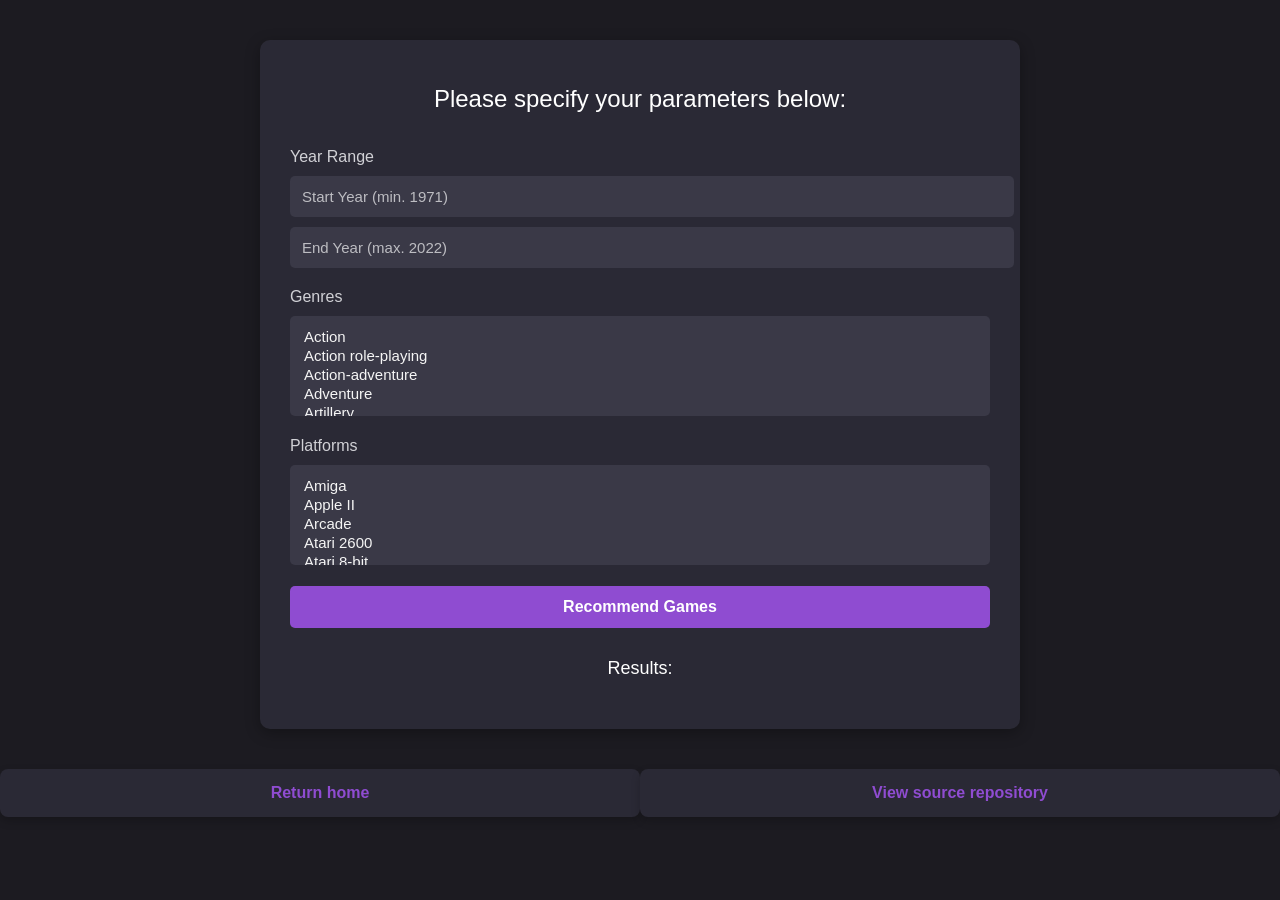
<file: Procedural/Week_Ten/index.html>
<!DOCTYPE html>
<html lang="en">
<head>
    <meta charset="UTF-8">
    <meta name="viewport" content="width=device-width, initial-scale=1.0">
    <title>"Best Games" Recommender</title>
    <style>
        /* Base Styles */
        body {
            font-family: Arial, sans-serif;
            background-color: #1c1b21; /* Dark background */
            color: #f5f5f5; /* Light text for contrast */
            margin: 0;
            padding: 0;
        }

        h2 {
            color: #ffffff;
            font-weight: 400;
            text-align: center;
            padding: 15px 0;
            margin-top: 0;
        }

        /* Container */
        .container {
            max-width: 700px;
            margin: 40px auto;
            padding: 30px;
            background-color: #2a2935; /* Darker section background */
            border-radius: 10px;
            box-shadow: 0 4px 15px rgba(0, 0, 0, 0.3); /* Subtle shadow for depth */
        }

        /* Form Labels */
        label {
            display: block;
            margin-top: 20px;
            color: #d1d1d6;
            font-size: 16px;
        }

        /* Input and Select */
        input[type="number"],
        select {
            width: 100%;
            margin-top: 10px;
            padding: 12px;
            border-radius: 5px;
            border: none;
            background-color: #3a3947;
            color: #f5f5f5;
            font-size: 15px;
        }

        input[type="number"]::placeholder {
            color: #bdbdc2; /* Lighter placeholder text */
        }

        /* Button */
        button {
            width: 100%;
            margin-top: 20px;
            padding: 12px 20px;
            background-color: #8f4cd1; /* GOG-inspired purple accent */
            border: none;
            border-radius: 5px;
            color: #ffffff;
            font-size: 16px;
            cursor: pointer;
            font-weight: bold;
            transition: background-color 0.3s ease;
        }

        button:hover {
            background-color: #a15ce2; /* Slightly lighter purple on hover */
        }

        /* Results */
        h3 {
            margin-top: 30px;
            font-weight: 400;
            font-size: 18px;
            color: #ffffff;
            text-align: center;
        }

        ul {
            list-style-type: none;
            padding-left: 0;
            margin-top: 20px;
        }

        ul li {
            background-color: #32313f;
            padding: 12px;
            margin-bottom: 10px;
            border-radius: 5px;
            font-size: 15px;
            color: #f5f5f5;
        }

        /* Error Message */
        ul li.error {
            color: #ff6666; /* Red for error message */
            background-color: transparent; /* No background on error */
            font-style: italic;
            text-align: center;
        }

        /* Footer Links */
        .footer-links {
            display: flex;
            justify-content: space-between;
            margin-top: 40px;
        }

        .footer-link-box {
            background-color: #2a2935;
            color: #f5f5f5;
            padding: 15px;
            border-radius: 8px;
            text-align: center;
            width: 48%;
            box-shadow: 0 4px 10px rgba(0, 0, 0, 0.2);
        }

        .footer-link-box a {
            color: #8f4cd1;
            text-decoration: none;
            font-weight: bold;
        }

        .footer-link-box a:hover {
            text-decoration: underline;
        }
    </style>
</head>
<body>
<div class="container">
    <h2>Please specify your parameters below:</h2>
    <label>Year Range</label>
    <input type="number" id="year-start" placeholder="Start Year (min. 1971)" min="1971" max="2022">
    <input type="number" id="year-end" placeholder="End Year (max. 2022)" min="1971" max="2022">

    <label>Genres</label>
    <select id="genre-select" multiple>
        <option>Action</option>
        <option>Action role-playing</option>
        <option>Action-adventure</option>
        <option>Adventure</option>
        <option>Artillery</option>
        <option>Beat 'em up</option>
        <option>Block breaker</option>
        <option>Business simulation</option>
        <option>City-building</option>
        <option>Digital collectible card</option>
        <option>Farm life simulation</option>
        <option>Fighting</option>
        <option>First-person shooter</option>
        <option>God game</option>
        <option>Hack and slash</option>
        <option>Kart racing</option>
        <option>Life simulation</option>
        <option>Maze</option>
        <option>MMORPG</option>
        <option>MOBA</option>
        <option>Platform</option>
        <option>Puzzle</option>
        <option>Puzzle-platform</option>
        <option>Racing</option>
        <option>Rail shooter</option>
        <option>Real-time strategy</option>
        <option>Real-time tactics</option>
        <option>Rhythm</option>
        <option>Roguelike</option>
        <option>Role-playing</option>
        <option>Run and gun</option>
        <option>Sandbox</option>
        <option>Shoot 'em up</option>
        <option>Space flight simulator</option>
        <option>Sports</option>
        <option>Stealth</option>
        <option>Strategy</option>
        <option>Survival horror</option>
        <option>Tactical role-playing</option>
        <option>Third-person shooter</option>
        <option>Top-down shooter</option>
        <option>Tower defense</option>
        <option>Turn-based strategy</option>
        <option>Vehicle simulation</option>
    </select>

    <label>Platforms</label>
    <select id="platform-select" multiple>
        <option>Amiga</option>
        <option>Apple II</option>
        <option>Arcade</option>
        <option>Atari 2600</option>
        <option>Atari 8-bit</option>
        <option>Atari Jaguar</option>
        <option>Atari ST</option>
        <option>BBC Micro</option>
        <option>Commodore 64</option>
        <option>Dreamcast</option>
        <option>Electronika 60</option>
        <option>Game Boy</option>
        <option>Game Boy Advance</option>
        <option>Game Boy Color</option>
        <option>GameCube</option>
        <option>HP 2100</option>
        <option>iOS</option>
        <option>Linux</option>
        <option>Mac</option>
        <option>Maemo</option>
        <option>NES</option>
        <option>Nintendo 3DS</option>
        <option>Nintendo 64</option>
        <option>Nintendo DS</option>
        <option>Nintendo Switch</option>
        <option>PC</option>
        <option>PDP-10</option>
        <option>PlayStation</option>
        <option>PS2</option>
        <option>PS3</option>
        <option>PS4</option>
        <option>PS5</option>
        <option>Saturn</option>
        <option>Sega Genesis</option>
        <option>Super NES</option>
        <option>Wii</option>
        <option>Wii U</option>
        <option>Xbox</option>
        <option>Xbox 360</option>
        <option>Xbox One</option>
        <option>Xbox Series X/S</option>
    </select>

    <button onclick="filterGames()">Recommend Games</button>

    <h3>Results:</h3>
    <ul id="results"></ul>
</div>

<!-- Footer Links -->
<div class="footer-links">
    <div class="footer-link-box">
        <a href="https://jmlwhittington.github.io/TT_AI_Portfolio/">Return home</a>
    </div>
    <div class="footer-link-box">
        <a href="https://github.com/jmlwhittington/TT_Game_Recommender" target="_blank">View source repository</a>
    </div>
</div>

<script>
    let gamesData = {};

    // Load JSON data (assumes best_games_list.json is in the same directory)
    async function loadData() {
        const response = await fetch('best_games_list.json');
        gamesData = await response.json();
    }

    // Filter and display games
    function filterGames() {
        const yearStart = parseInt(document.getElementById('year-start').value) || 1971;
        const yearEnd = parseInt(document.getElementById('year-end').value) || 2022;
        const selectedGenres = Array.from(document.getElementById('genre-select').selectedOptions).map(option => option.value);
        const selectedPlatforms = Array.from(document.getElementById('platform-select').selectedOptions).map(option => option.value);

        let filteredGames = gamesData.filter(game => {
            const matchesYear = game.Year >= yearStart && game.Year <= yearEnd;
            const matchesGenre = selectedGenres.length === 0 || selectedGenres.includes(game.Genre);
            const matchesPlatform = selectedPlatforms.length === 0 || selectedPlatforms.includes(game["Original platform(s)"]);
            return matchesYear && matchesGenre && matchesPlatform;
        });

        displayGames(shuffleArray(filteredGames).slice(0, 5));
    }

    // Display up to 5 games or show an error if no games match
    function displayGames(games) {
        const results = document.getElementById('results');
        results.innerHTML = '';

        if (games.length === 0) {
            const errorMessage = document.createElement('li');
            errorMessage.textContent = "No games found. Try adjusting your search criteria.";
            errorMessage.classList.add('error');
            results.appendChild(errorMessage);
        } else {
            games.forEach(game => {
                const li = document.createElement('li');
                li.textContent = `${game.Game} (${game.Year}) - ${game.Genre}`;
                results.appendChild(li);
            });
        }
    }

    // Utility function to shuffle an array
    function shuffleArray(array) {
        for (let i = array.length - 1; i > 0; i--) {
            const j = Math.floor(Math.random() * (i + 1));
            [array[i], array[j]] = [array[j], array[i]];
        }
        return array;
    }

    // Initialize data
    loadData();
</script>
</body>
</html>
</file>
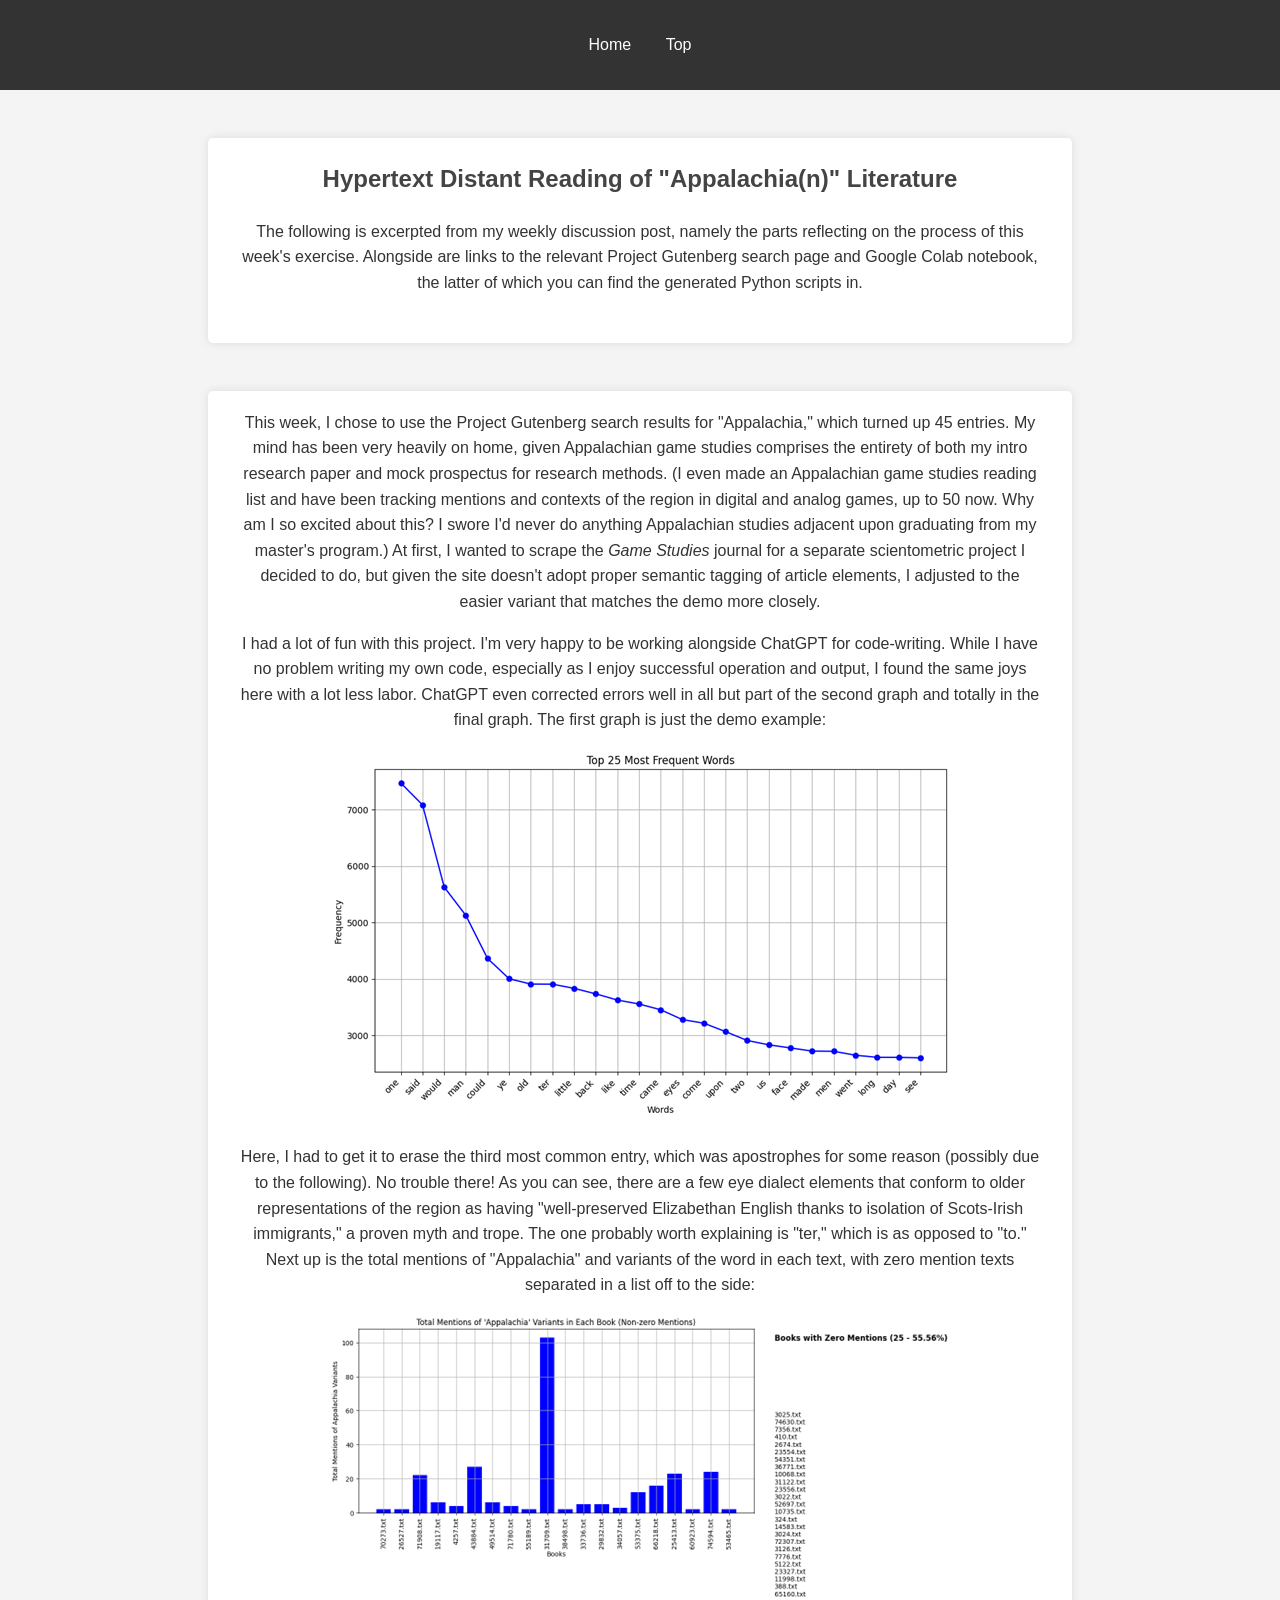
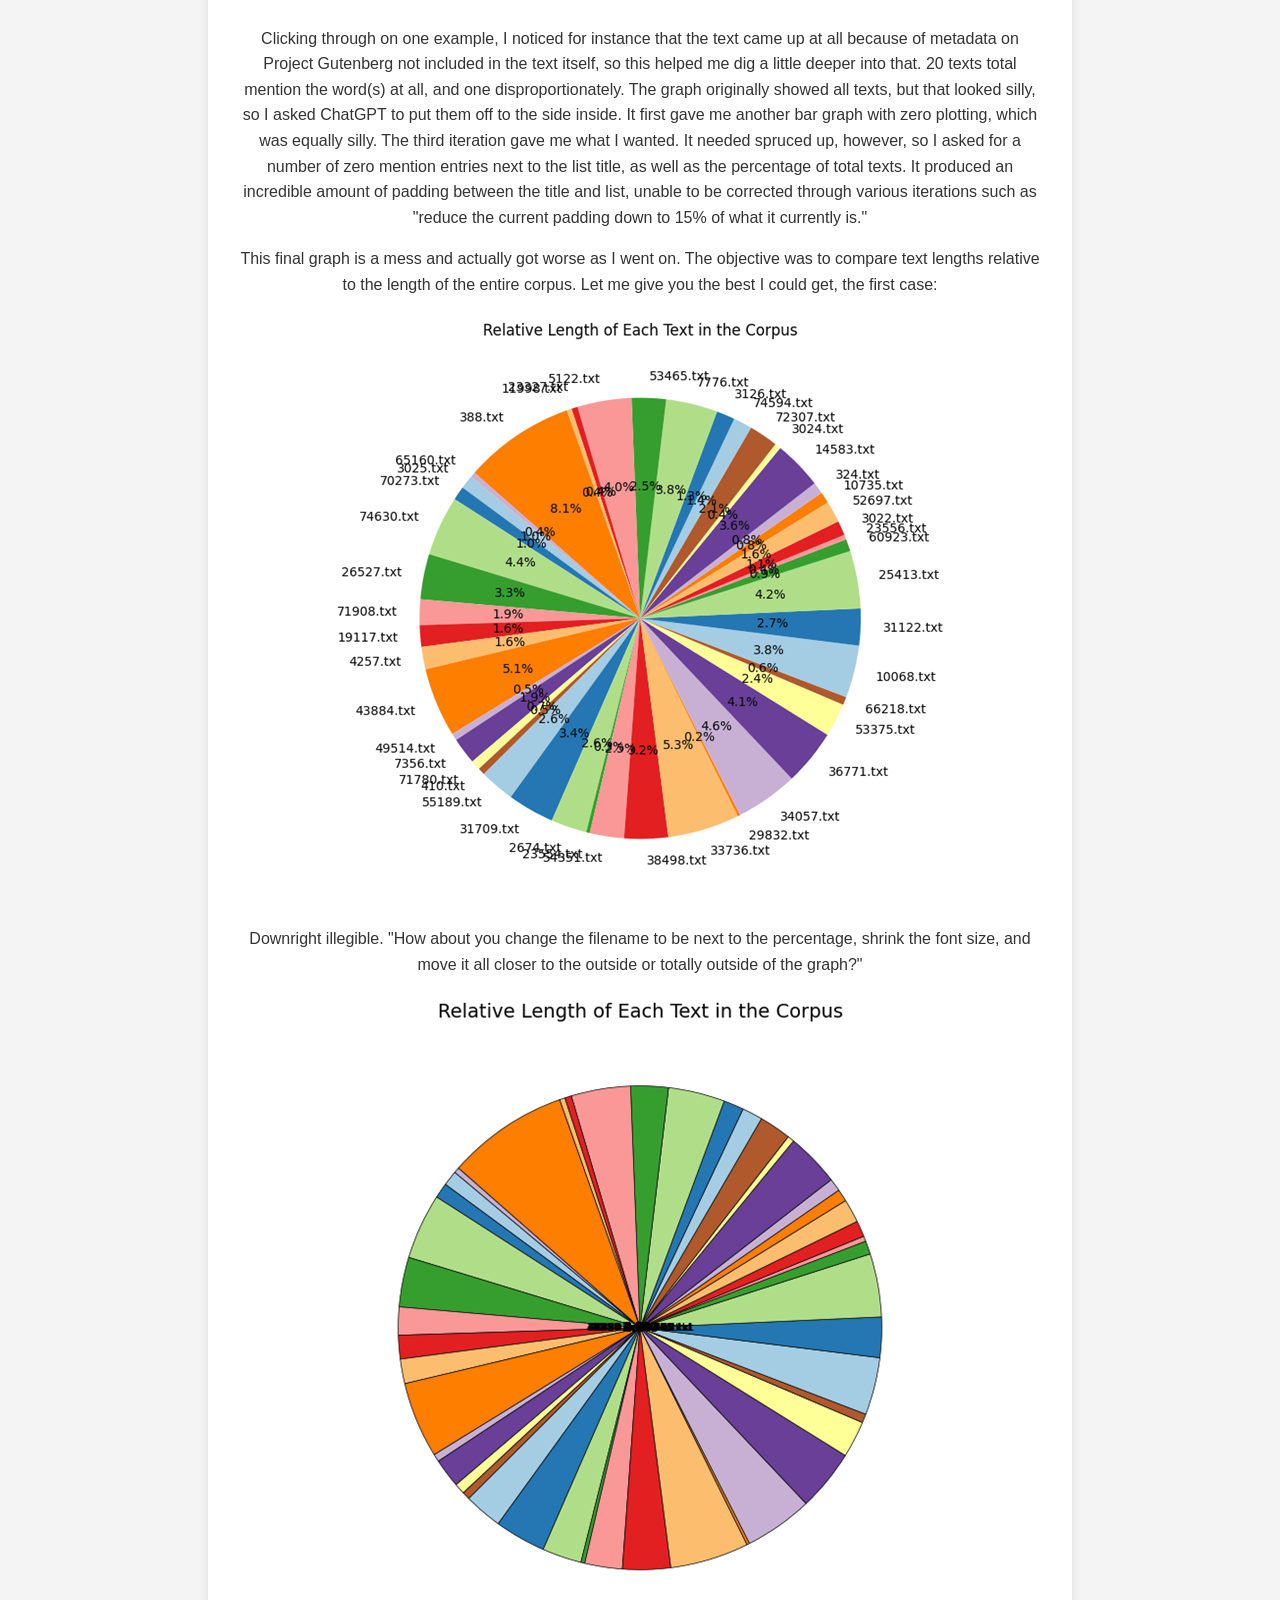
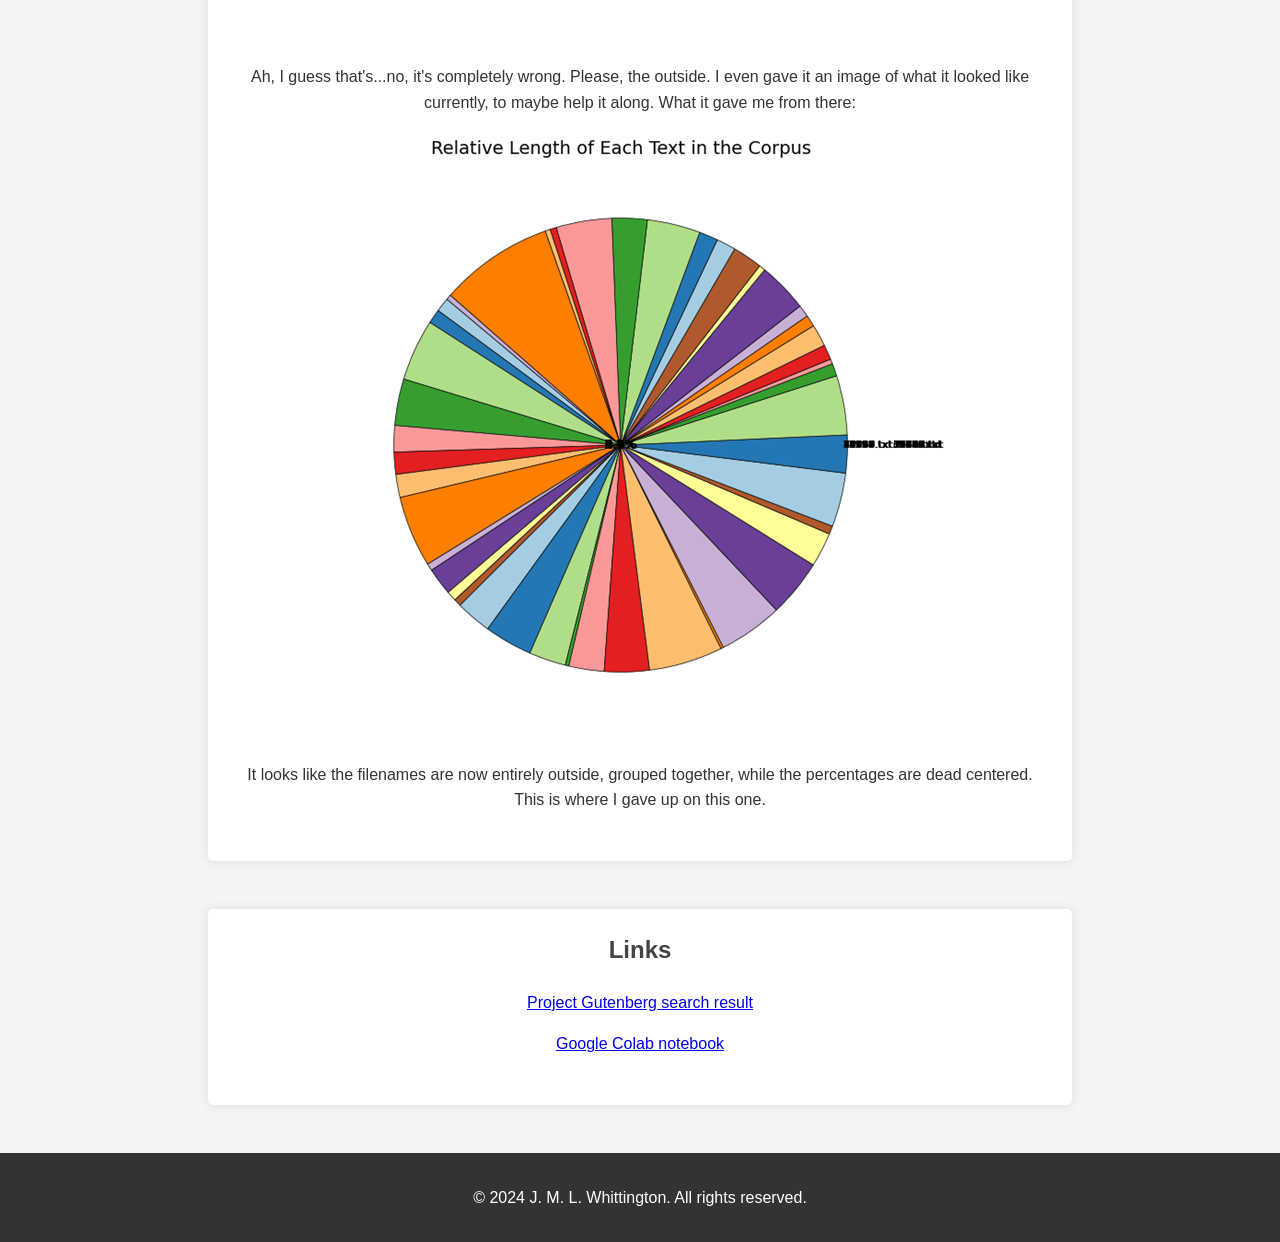
<file: Procedural/Week_Twelve/index.html>
<!DOCTYPE html>
<html lang="en">
<head>
  <meta charset="UTF-8">
  <meta name="viewport" content="width=device-width, initial-scale=1.0">
  <title>Hypertext Distant Reading of "Appalachia(n)" Literature</title>
  <link rel="stylesheet" href="styles.css">
</head>
<body>
  <header>
    <nav>
      <ul>
        <li><a href="https://jmlwhittington.github.io/TT_AI_Portfolio/">Home</a></li>
		<li><a href="#description">Top</a></li>
      </ul>
    </nav>
  </header>

  <section id="description">
    <h1>Hypertext Distant Reading of "Appalachia(n)" Literature</h1>
    <p>The following is excerpted from my weekly discussion post, namely the parts reflecting on the process of this week's exercise. Alongside are links to the relevant Project Gutenberg search page and Google Colab notebook, the latter of which you can find the generated Python scripts in.</p>
  </section>
  
  <section id="main">
    <p>This week, I chose to use the Project Gutenberg search results for "Appalachia," which turned up 45 entries. My mind has been very heavily on home, given Appalachian game studies comprises the entirety of both my intro research paper and mock prospectus for research methods. (I even made an Appalachian game studies reading list and have been tracking mentions and contexts of the region in digital and analog games, up to 50 now. Why am I so excited about this? I swore I'd never do anything Appalachian studies adjacent upon graduating from my master's program.) At first, I wanted to scrape the <i>Game Studies</i> journal for a separate scientometric project I decided to do, but given the site doesn't adopt proper semantic tagging of article elements, I adjusted to the easier variant that matches the demo more closely.</p>
    <p>I had a lot of fun with this project. I'm very happy to be working alongside ChatGPT for code-writing. While I have no problem writing my own code, especially as I enjoy successful operation and output, I found the same joys here with a lot less labor. ChatGPT even corrected errors well in all but part of the second graph and totally in the final graph. The first graph is just the demo example:</p>
    <img src="graph_one.png" alt="The first graph">
    <p>Here, I had to get it to erase the third most common entry, which was apostrophes for some reason (possibly due to the following). No trouble there! As you can see, there are a few eye dialect elements that conform to older representations of the region as having "well-preserved Elizabethan English thanks to isolation of Scots-Irish immigrants," a proven myth and trope. The one probably worth explaining is "ter," which is as opposed to "to." Next up is the total mentions of "Appalachia" and variants of the word in each text, with zero mention texts separated in a list off to the side:</p>
    <img src="graph_two.png" alt="The second graph">
    <p>Clicking through on one example, I noticed for instance that the text came up at all because of metadata on Project Gutenberg not included in the text itself, so this helped me dig a little deeper into that. 20 texts total mention the word(s) at all, and one disproportionately. The graph originally showed all texts, but that looked silly, so I asked ChatGPT to put them off to the side inside. It first gave me another bar graph with zero plotting, which was equally silly. The third iteration gave me what I wanted. It needed spruced up, however, so I asked for a number of zero mention entries next to the list title, as well as the percentage of total texts. It produced an incredible amount of padding between the title and list, unable to be corrected through various iterations such as "reduce the current padding down to 15% of what it currently is."</p>
    <p>This final graph is a mess and actually got worse as I went on. The objective was to compare text lengths relative to the length of the entire corpus. Let me give you the best I could get, the first case:</p>
    <img src="graph_three.png" alt="The third graph">
    <p>Downright illegible. "How about you change the filename to be next to the percentage, shrink the font size, and move it all closer to the outside or totally outside of the graph?"</p>
    <img src="graph_four.png" alt="The fourth graph">
    <p>Ah, I guess that's...no, it's completely wrong. Please, the outside. I even gave it an image of what it looked like currently, to maybe help it along. What it gave me from there:</p>
    <img src="graph_five.png" alt="The fifth graph">
    <p>It looks like the filenames are now entirely outside, grouped together, while the percentages are dead centered. This is where I gave up on this one.</p>
  </section>
  
  <section id="links">
    <h1>Links</h1>
    <p><a href="https://gutenberg.org/ebooks/search/?query=Appalachia" target="_blank">Project Gutenberg search result</a></p>
	<p><a href="https://colab.research.google.com/drive/1BlxsBHWV3hf9rTF9GrKo8B_N8Z--cUlx?usp=sharing" target="_blank">Google Colab notebook</a></p>
  </section>

  <footer>
    <p>&copy; 2024 J. M. L. Whittington. All rights reserved.</p>
  </footer>
</body>
</html>
</file>
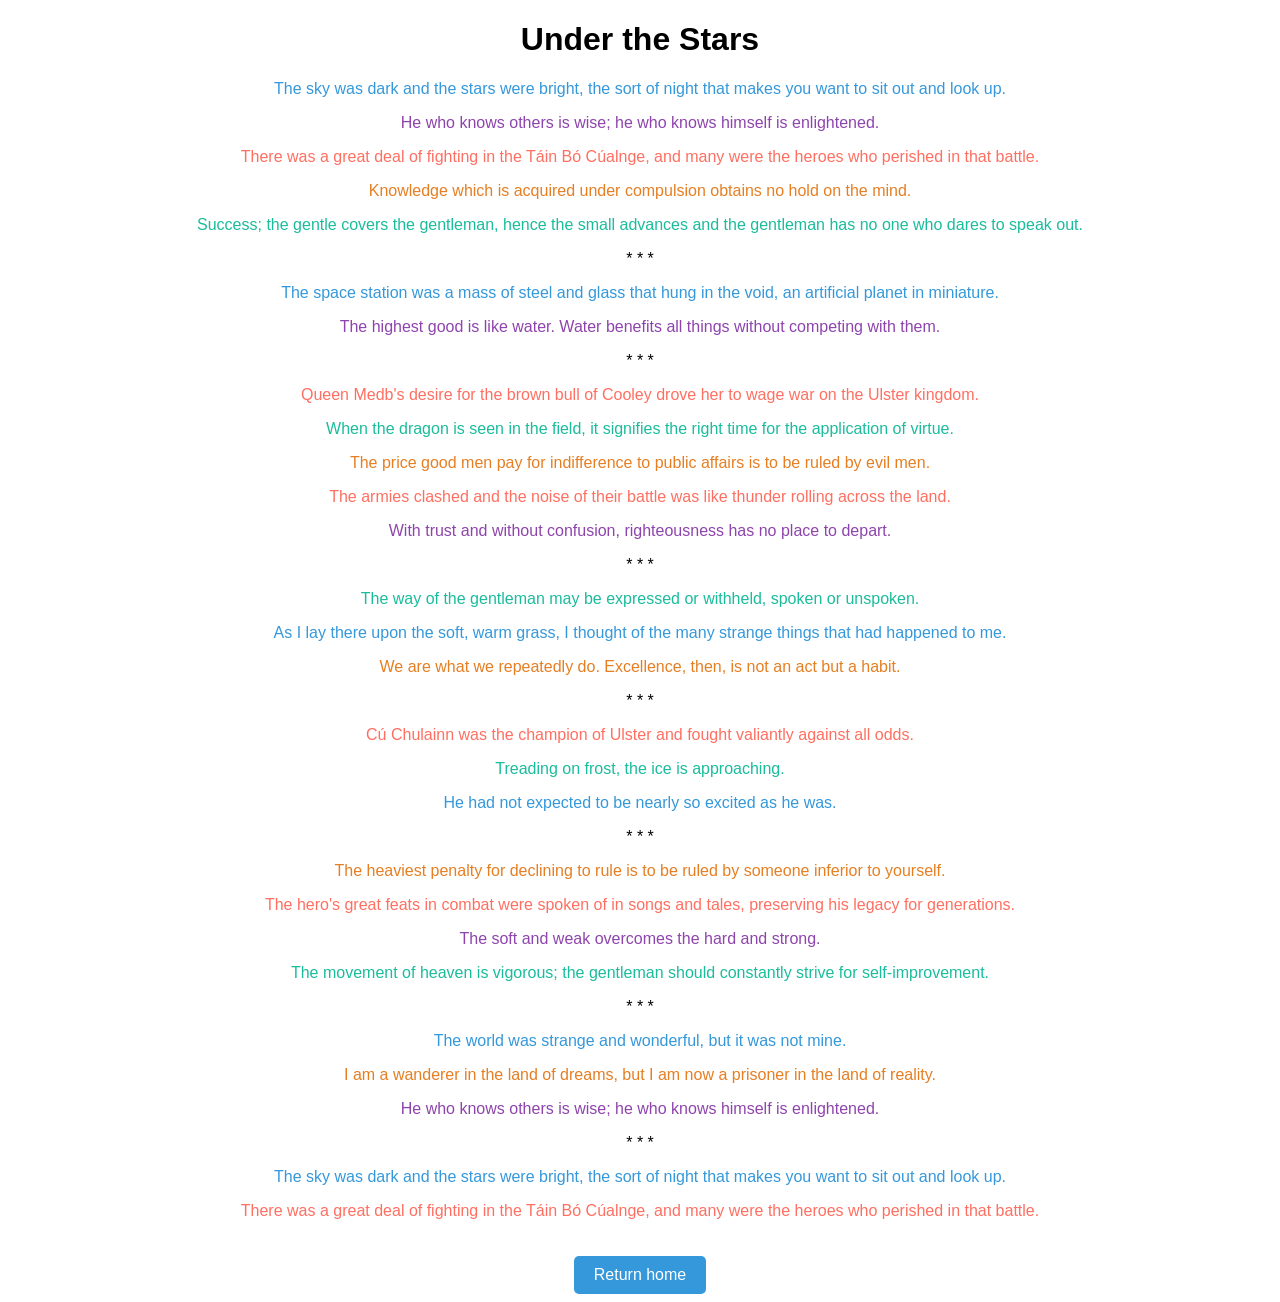
<file: Textual/Week_Four/index.html>
<!DOCTYPE html>
<html lang="en">
<head>
    <meta charset="UTF-8">
    <meta name="viewport" content="width=device-width, initial-scale=1.0">
    <title>Under the Stars</title>
    <style>
        body {
            font-family: Arial, sans-serif;
            text-align: center;
        }
        .tbc {
            color: #ff6f61; /* Táin Bó Cúalnge */
        }
        .tdc {
            color: #8e44ad; /* Tao Te Ching */
        }
        .ic {
            color: #1abc9c; /* I Ching */
        }
        .apom {
            color: #3498db; /* A Princess of Mars */
        }
        .ay {
            color: #e67e22; /* Asimov's Youth */
        }
        .btn-home {
            background-color: #3498db; /* Button color */
            color: white;
            font-size: 16px;
            padding: 10px 20px;
            border: none;
            border-radius: 5px;
            cursor: pointer;
            text-decoration: none;
            display: inline-block;
            margin-top: 20px;
        }
        .btn-home:hover {
            background-color: #2980b9; /* Darker shade when hovered */
        }
    </style>
</head>
<header>
    <h1>Under the Stars</h1>
</header>
<body>
    <p class="apom">The sky was dark and the stars were bright, the sort of night that makes you want to sit out and look up.</p>
    <p class="tdc">He who knows others is wise; he who knows himself is enlightened.</p>
    <p class="tbc">There was a great deal of fighting in the Táin Bó Cúalnge, and many were the heroes who perished in that battle.</p>
    <p class="ay">Knowledge which is acquired under compulsion obtains no hold on the mind.</p>
    <p class="ic">Success; the gentle covers the gentleman, hence the small advances and the gentleman has no one who dares to speak out.</p>
	<p>*   *   *</p>
    <p class="apom">The space station was a mass of steel and glass that hung in the void, an artificial planet in miniature.</p>
    <p class="tdc">The highest good is like water. Water benefits all things without competing with them.</p>
	<p>*   *   *</p>
    <p class="tbc">Queen Medb's desire for the brown bull of Cooley drove her to wage war on the Ulster kingdom.</p>
    <p class="ic">When the dragon is seen in the field, it signifies the right time for the application of virtue.</p>
    <p class="ay">The price good men pay for indifference to public affairs is to be ruled by evil men.</p>
    <p class="tbc">The armies clashed and the noise of their battle was like thunder rolling across the land.</p>
    <p class="tdc">With trust and without confusion, righteousness has no place to depart.</p>
	<p>*   *   *</p>
    <p class="ic">The way of the gentleman may be expressed or withheld, spoken or unspoken.</p>
    <p class="apom">As I lay there upon the soft, warm grass, I thought of the many strange things that had happened to me.</p>
    <p class="ay">We are what we repeatedly do. Excellence, then, is not an act but a habit.</p>
	<p>*   *   *</p>
    <p class="tbc">Cú Chulainn was the champion of Ulster and fought valiantly against all odds.</p>
    <p class="ic">Treading on frost, the ice is approaching.</p>
    <p class="apom">He had not expected to be nearly so excited as he was.</p>
	<p>*   *   *</p>
    <p class="ay">The heaviest penalty for declining to rule is to be ruled by someone inferior to yourself.</p>
    <p class="tbc">The hero's great feats in combat were spoken of in songs and tales, preserving his legacy for generations.</p>
    <p class="tdc">The soft and weak overcomes the hard and strong.</p>
    <p class="ic">The movement of heaven is vigorous; the gentleman should constantly strive for self-improvement.</p>
	<p>*   *   *</p>
    <p class="apom">The world was strange and wonderful, but it was not mine.</p>
    <p class="ay">I am a wanderer in the land of dreams, but I am now a prisoner in the land of reality.</p>
    <p class="tdc">He who knows others is wise; he who knows himself is enlightened.</p>
	<p>*   *   *</p>
    <p class="apom">The sky was dark and the stars were bright, the sort of night that makes you want to sit out and look up.</p>
	<p class="tbc">There was a great deal of fighting in the Táin Bó Cúalnge, and many were the heroes who perished in that battle.</p>

    <!-- Return to Home Button -->
    <a href="https://jmlwhittington.github.io/TT_AI_Portfolio/" class="btn-home">Return home</a>
</body>
</html>
</file>
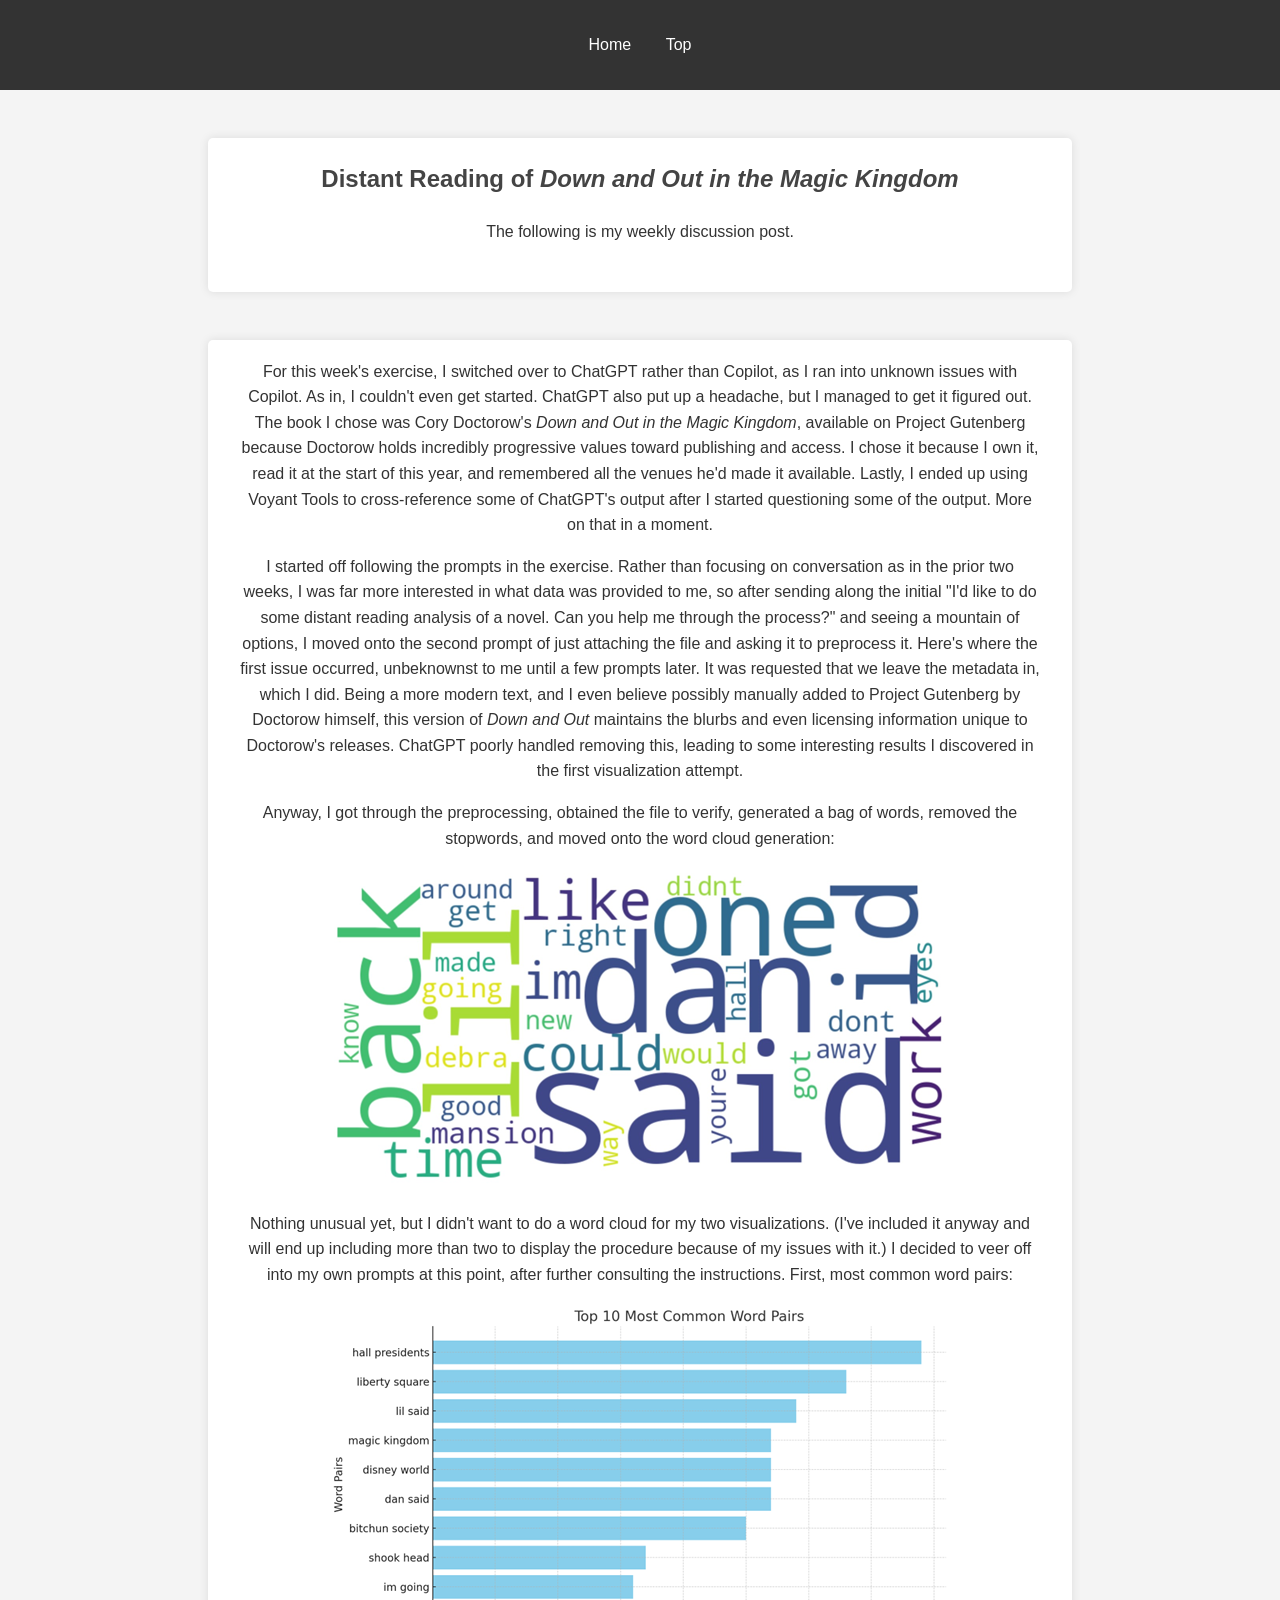
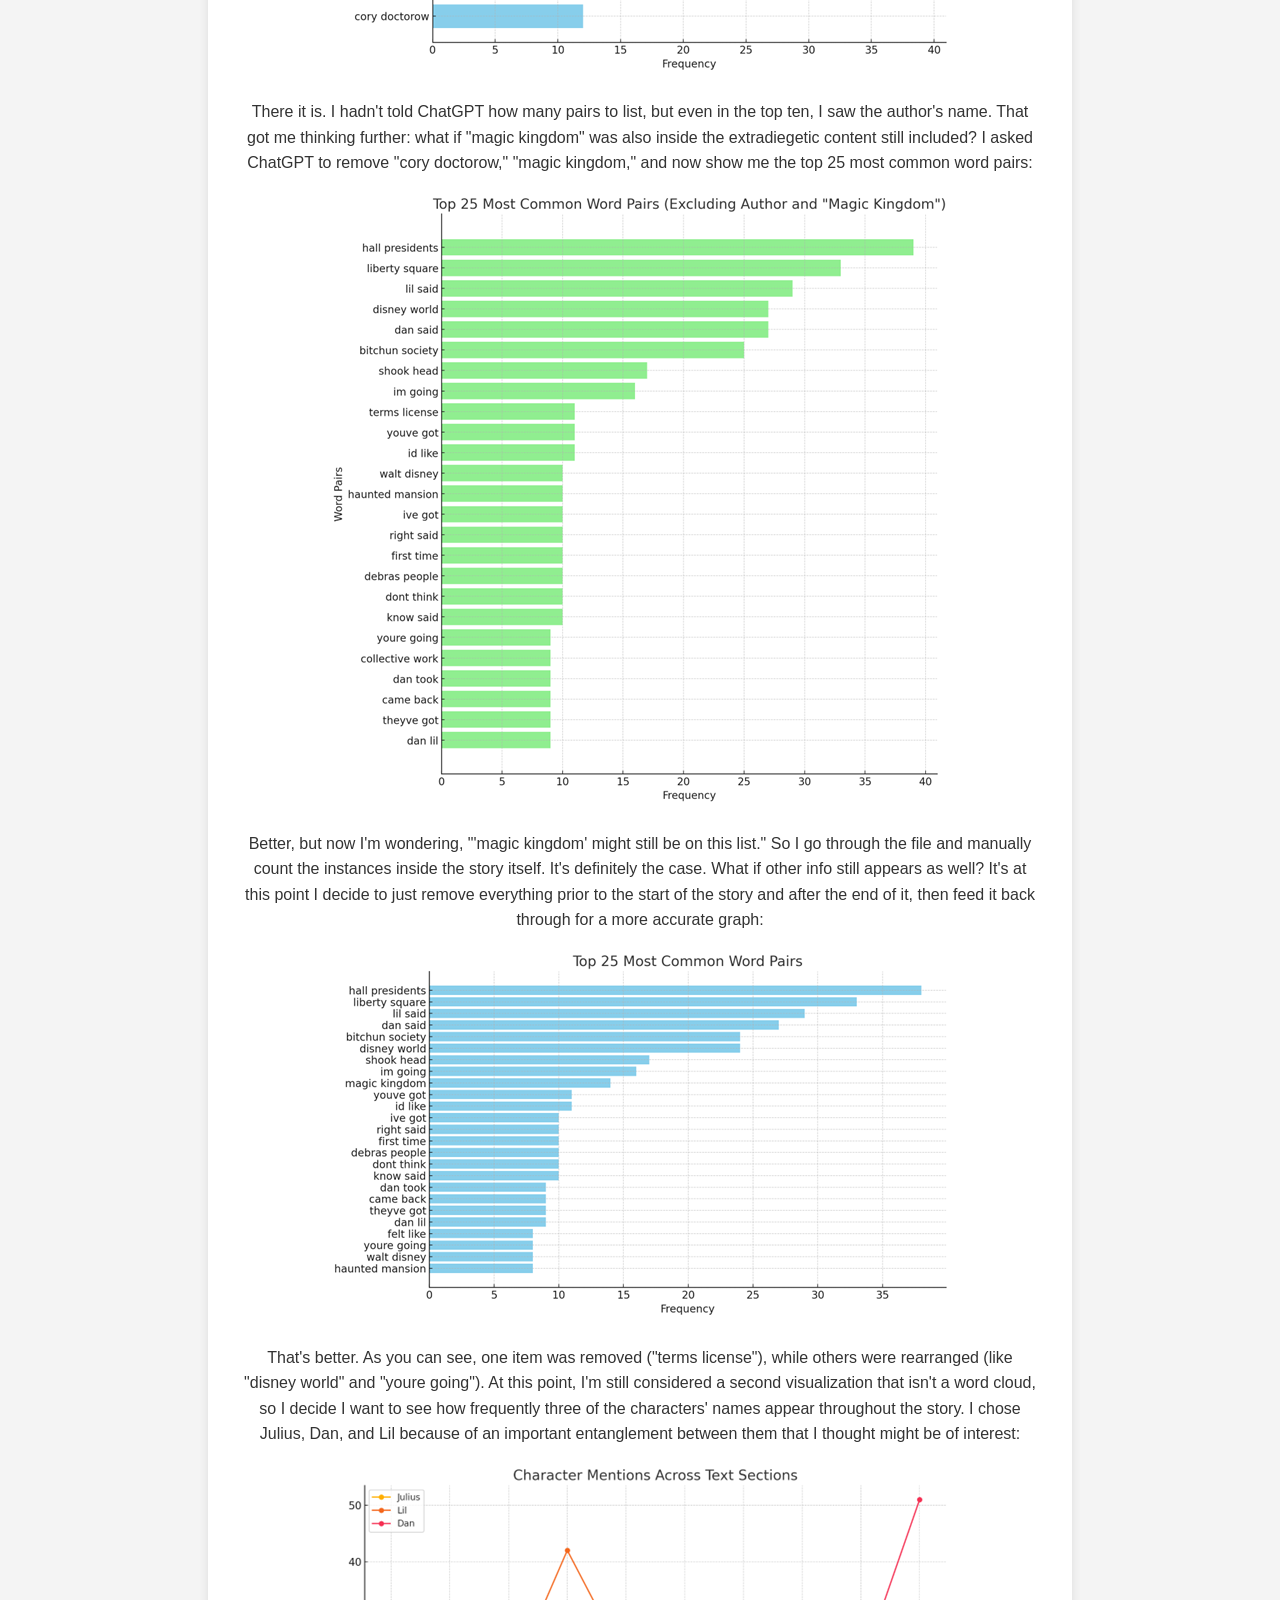
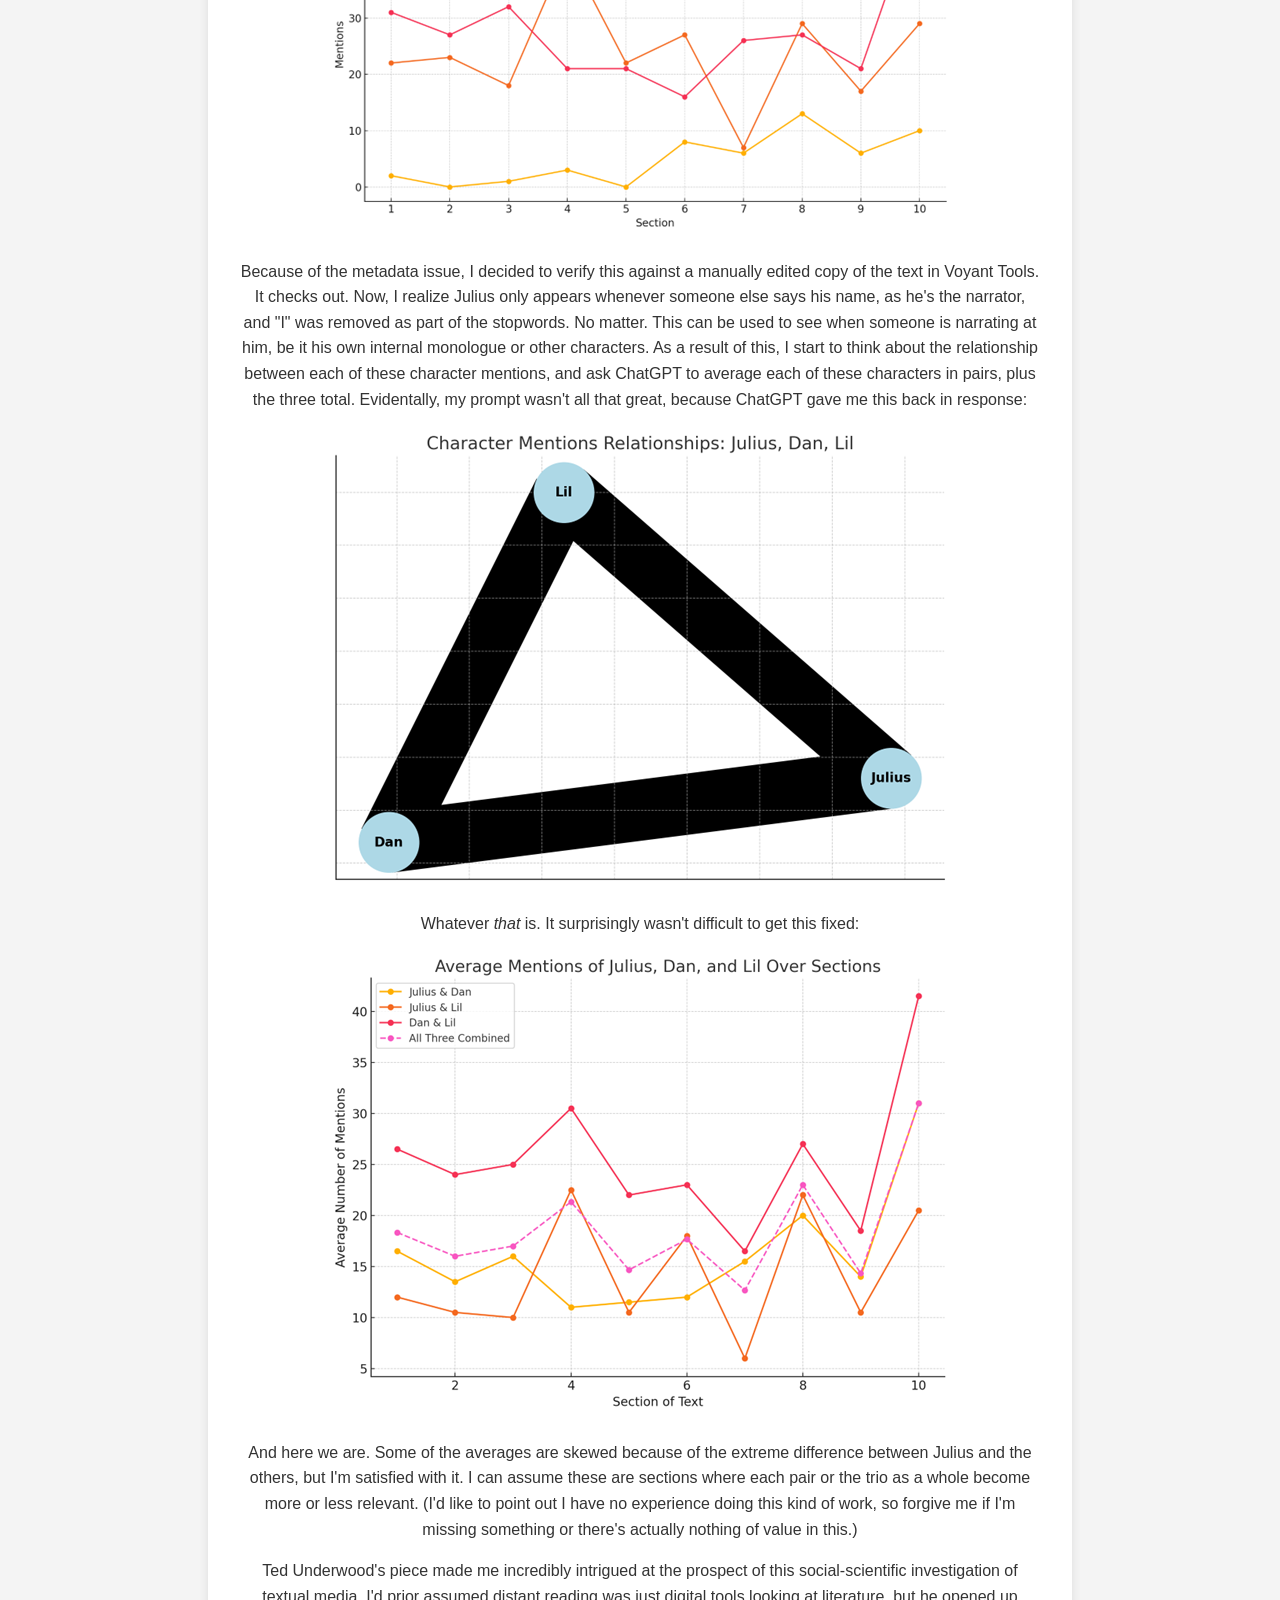
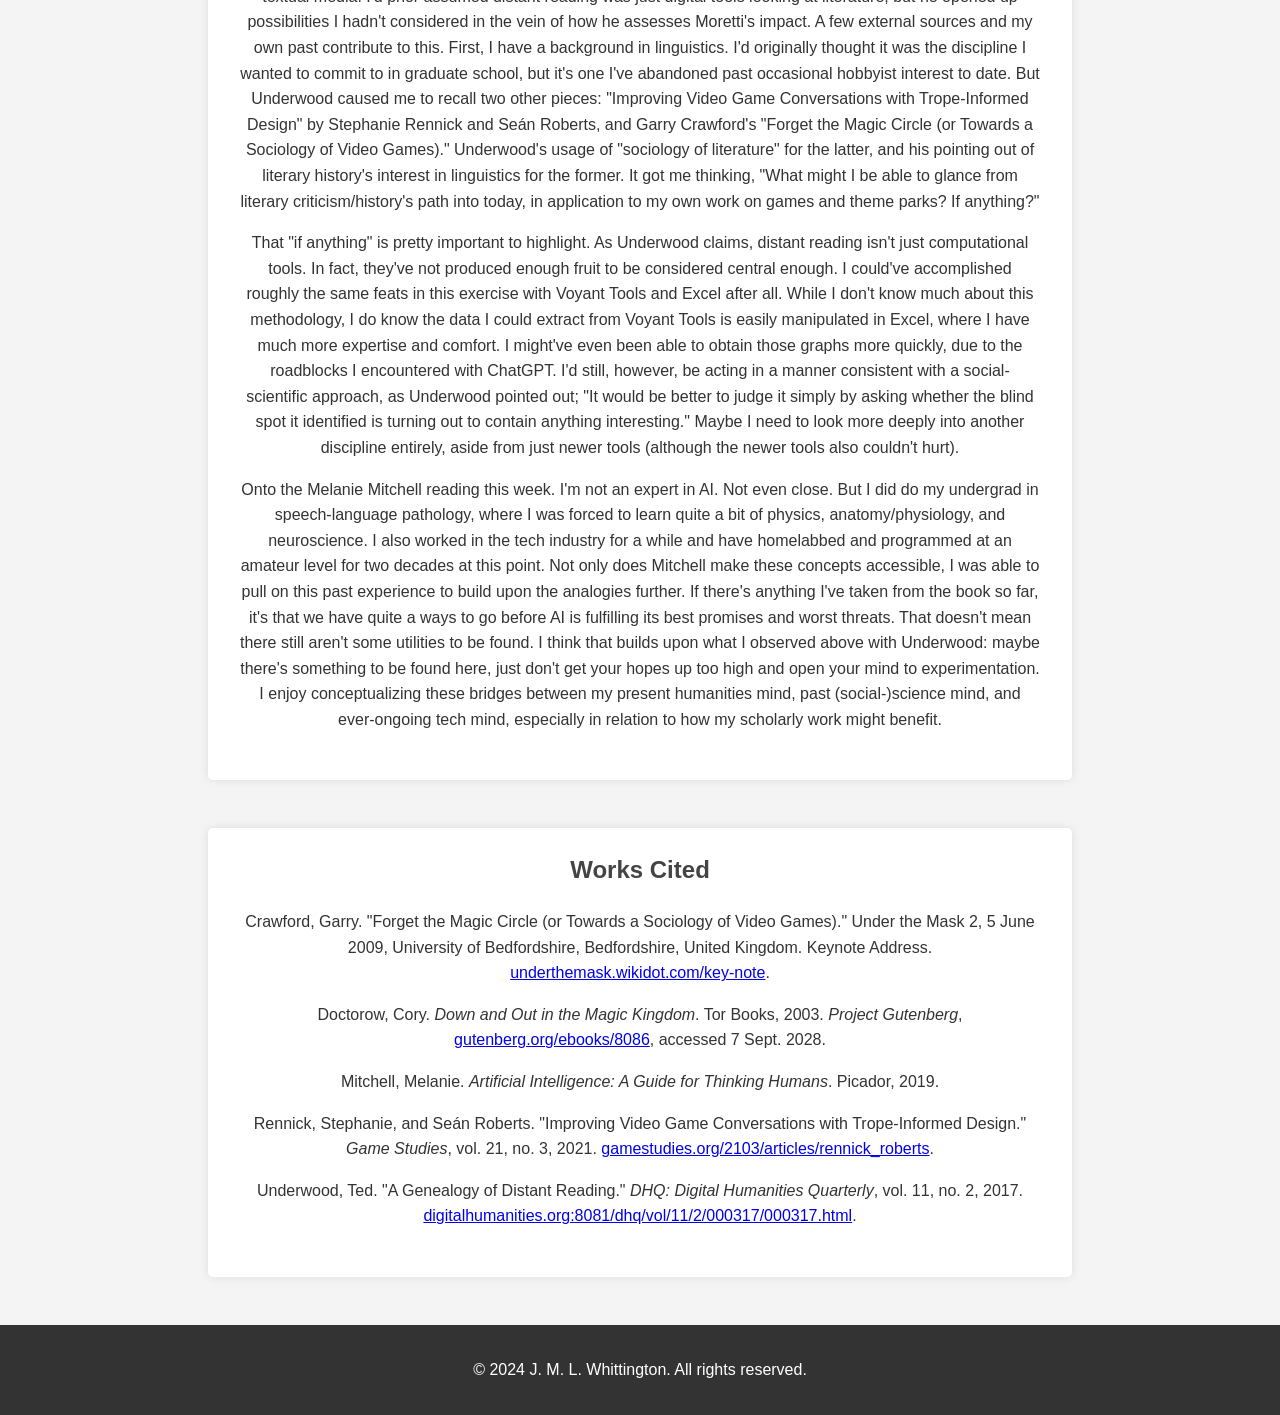
<file: Textual/Week_Three/index.html>
<!DOCTYPE html>
<html lang="en">
<head>
  <meta charset="UTF-8">
  <meta name="viewport" content="width=device-width, initial-scale=1.0">
  <title>Distant Reading of <i>Down and Out in the Magic Kingdom</title>
  <link rel="stylesheet" href="styles.css">
</head>
<body>
  <header>
    <nav>
      <ul>
        <li><a href="https://jmlwhittington.github.io/TT_AI_Portfolio/">Home</a></li>
		<li><a href="#description">Top</a></li>
      </ul>
    </nav>
  </header>

  <section id="description">
    <h1>Distant Reading of <i>Down and Out in the Magic Kingdom</i></h1>
    <p>The following is my weekly discussion post.</p>
  </section>
  
  <section id="main">
    <p>For this week's exercise, I switched over to ChatGPT rather than Copilot, as I ran into unknown issues with Copilot. As in, I couldn't even get started. ChatGPT also put up a headache, but I managed to get it figured out. The book I chose was Cory Doctorow's <i>Down and Out in the Magic Kingdom</i>, available on Project Gutenberg because Doctorow holds incredibly progressive values toward publishing and access. I chose it because I own it, read it at the start of this year, and remembered all the venues he'd made it available. Lastly, I ended up using Voyant Tools to cross-reference some of ChatGPT's output after I started questioning some of the output. More on that in a moment.</p>
    <p>I started off following the prompts in the exercise. Rather than focusing on conversation as in the prior two weeks, I was far more interested in what data was provided to me, so after sending along the initial "I'd like to do some distant reading analysis of a novel. Can you help me through the process?" and seeing a mountain of options, I moved onto the second prompt of just attaching the file and asking it to preprocess it. Here's where the first issue occurred, unbeknownst to me until a few prompts later. It was requested that we leave the metadata in, which I did. Being a more modern text, and I even believe possibly manually added to Project Gutenberg by Doctorow himself, this version of <i>Down and Out</i> maintains the blurbs and even licensing information unique to Doctorow's releases. ChatGPT poorly handled removing this, leading to some interesting results I discovered in the first visualization attempt.</p>
    <p>Anyway, I got through the preprocessing, obtained the file to verify, generated a bag of words, removed the stopwords, and moved onto the word cloud generation:</p>
    <img src="one.png" alt="The first graph">
    <p>Nothing unusual yet, but I didn't want to do a word cloud for my two visualizations. (I've included it anyway and will end up including more than two to display the procedure because of my issues with it.) I decided to veer off into my own prompts at this point, after further consulting the instructions. First, most common word pairs:</p>
    <img src="two.png" alt="The second graph">
    <p>There it is. I hadn't told ChatGPT how many pairs to list, but even in the top ten, I saw the author's name. That got me thinking further: what if "magic kingdom" was also inside the extradiegetic content still included? I asked ChatGPT to remove "cory doctorow," "magic kingdom," and now show me the top 25 most common word pairs:</p>
    <img src="three.png" alt="The third graph">
    <p>Better, but now I'm wondering, "'magic kingdom' might still be on this list." So I go through the file and manually count the instances inside the story itself. It's definitely the case. What if other info still appears as well? It's at this point I decide to just remove everything prior to the start of the story and after the end of it, then feed it back through for a more accurate graph:</p>
    <img src="four.png" alt="The fourth graph">
    <p>That's better. As you can see, one item was removed ("terms license"), while others were rearranged (like "disney world" and "youre going"). At this point, I'm still considered a second visualization that isn't a word cloud, so I decide I want to see how frequently three of the characters' names appear throughout the story. I chose Julius, Dan, and Lil because of an important entanglement between them that I thought might be of interest:</p>
    <img src="five.png" alt="The fifth graph">
    <p>Because of the metadata issue, I decided to verify this against a manually edited copy of the text in Voyant Tools. It checks out. Now, I realize Julius only appears whenever someone else says his name, as he's the narrator, and "I" was removed as part of the stopwords. No matter. This can be used to see when someone is narrating at him, be it his own internal monologue or other characters. As a result of this, I start to think about the relationship between each of these character mentions, and ask ChatGPT to average each of these characters in pairs, plus the three total. Evidentally, my prompt wasn't all that great, because ChatGPT gave me this back in response:</p>
    <img src="six.png" alt="The sixth graph">
    <p>Whatever <i>that</i> is. It surprisingly wasn't difficult to get this fixed:</p>
    <img src="seven.png" alt="The seventh graph">
    <p>And here we are. Some of the averages are skewed because of the extreme difference between Julius and the others, but I'm satisfied with it. I can assume these are sections where each pair or the trio as a whole become more or less relevant. (I'd like to point out I have no experience doing this kind of work, so forgive me if I'm missing something or there's actually nothing of value in this.)</p>
	<p>Ted Underwood's piece made me incredibly intrigued at the prospect of this social-scientific investigation of textual media. I'd prior assumed distant reading was just digital tools looking at literature, but he opened up possibilities I hadn't considered in the vein of how he assesses Moretti's impact. A few external sources and my own past contribute to this. First, I have a background in linguistics. I'd originally thought it was the discipline I wanted to commit to in graduate school, but it's one I've abandoned past occasional hobbyist interest to date. But Underwood caused me to recall two other pieces: "Improving Video Game Conversations with Trope-Informed Design" by Stephanie Rennick and Seán Roberts, and Garry Crawford's "Forget the Magic Circle (or Towards a Sociology of Video Games)." Underwood's usage of "sociology of literature" for the latter, and his pointing out of literary history's interest in linguistics for the former. It got me thinking, "What might I be able to glance from literary criticism/history's path into today, in application to my own work on games and theme parks? If anything?"</p>
	<p>That "if anything" is pretty important to highlight. As Underwood claims, distant reading isn't just computational tools. In fact, they've not produced enough fruit to be considered central enough. I could've accomplished roughly the same feats in this exercise with Voyant Tools and Excel after all. While I don't know much about this methodology, I do know the data I could extract from Voyant Tools is easily manipulated in Excel, where I have much more expertise and comfort. I might've even been able to obtain those graphs more quickly, due to the roadblocks I encountered with ChatGPT. I'd still, however, be acting in a manner consistent with a social-scientific approach, as Underwood pointed out; "It would be better to judge it simply by asking whether the blind spot it identified is turning out to contain anything interesting." Maybe I need to look more deeply into another discipline entirely, aside from just newer tools (although the newer tools also couldn't hurt).</p>
	<p>Onto the Melanie Mitchell reading this week. I'm not an expert in AI. Not even close. But I did do my undergrad in speech-language pathology, where I was forced to learn quite a bit of physics, anatomy/physiology, and neuroscience. I also worked in the tech industry for a while and have homelabbed and programmed at an amateur level for two decades at this point. Not only does Mitchell make these concepts accessible, I was able to pull on this past experience to build upon the analogies further. If there's anything I've taken from the book so far, it's that we have quite a ways to go before AI is fulfilling its best promises and worst threats. That doesn't mean there still aren't some utilities to be found. I think that builds upon what I observed above with Underwood: maybe there's something to be found here, just don't get your hopes up too high and open your mind to experimentation. I enjoy conceptualizing these bridges between my present humanities mind, past (social-)science mind, and ever-ongoing tech mind, especially in relation to how my scholarly work might benefit.</p>
  </section>

  <section id="citations">
    <h1>Works Cited</h1>
    <p>Crawford, Garry. "Forget the Magic Circle (or Towards a Sociology of Video Games)." Under the Mask 2, 5 June 2009, University of Bedfordshire, Bedfordshire, United Kingdom. Keynote Address. <a href="http://underthemask.wikidot.com/key-note" target="_blank">underthemask.wikidot.com/key-note</a>.</p>
    <p>Doctorow, Cory. <i>Down and Out in the Magic Kingdom</i>. Tor Books, 2003. <i>Project Gutenberg</i>, <a href="https://gutenberg.org/ebooks/8086" target="_blank">gutenberg.org/ebooks/8086</a>, accessed 7 Sept. 2028.</p>
    <p>Mitchell, Melanie. <i>Artificial Intelligence: A Guide for Thinking Humans</i>. Picador, 2019.</p>
    <p>Rennick, Stephanie, and Seán Roberts. "Improving Video Game Conversations with Trope-Informed Design." <i>Game Studies</i>, vol. 21, no. 3, 2021. <a href="https://gamestudies.org/2103/articles/rennick_roberts" target="_blank">gamestudies.org/2103/articles/rennick_roberts</a>.</p>
    <p>Underwood, Ted. "A Genealogy of Distant Reading." <i>DHQ: Digital Humanities Quarterly</i>, vol. 11, no. 2, 2017. <a href="https://www.digitalhumanities.org/dhq/vol/11/2/000317/000317.html" target="_blank">digitalhumanities.org:8081/dhq/vol/11/2/000317/000317.html</a>.</p>
  </section>

  <footer>
    <p>&copy; 2024 J. M. L. Whittington. All rights reserved.</p>
  </footer>
</body>
</html>
</file>
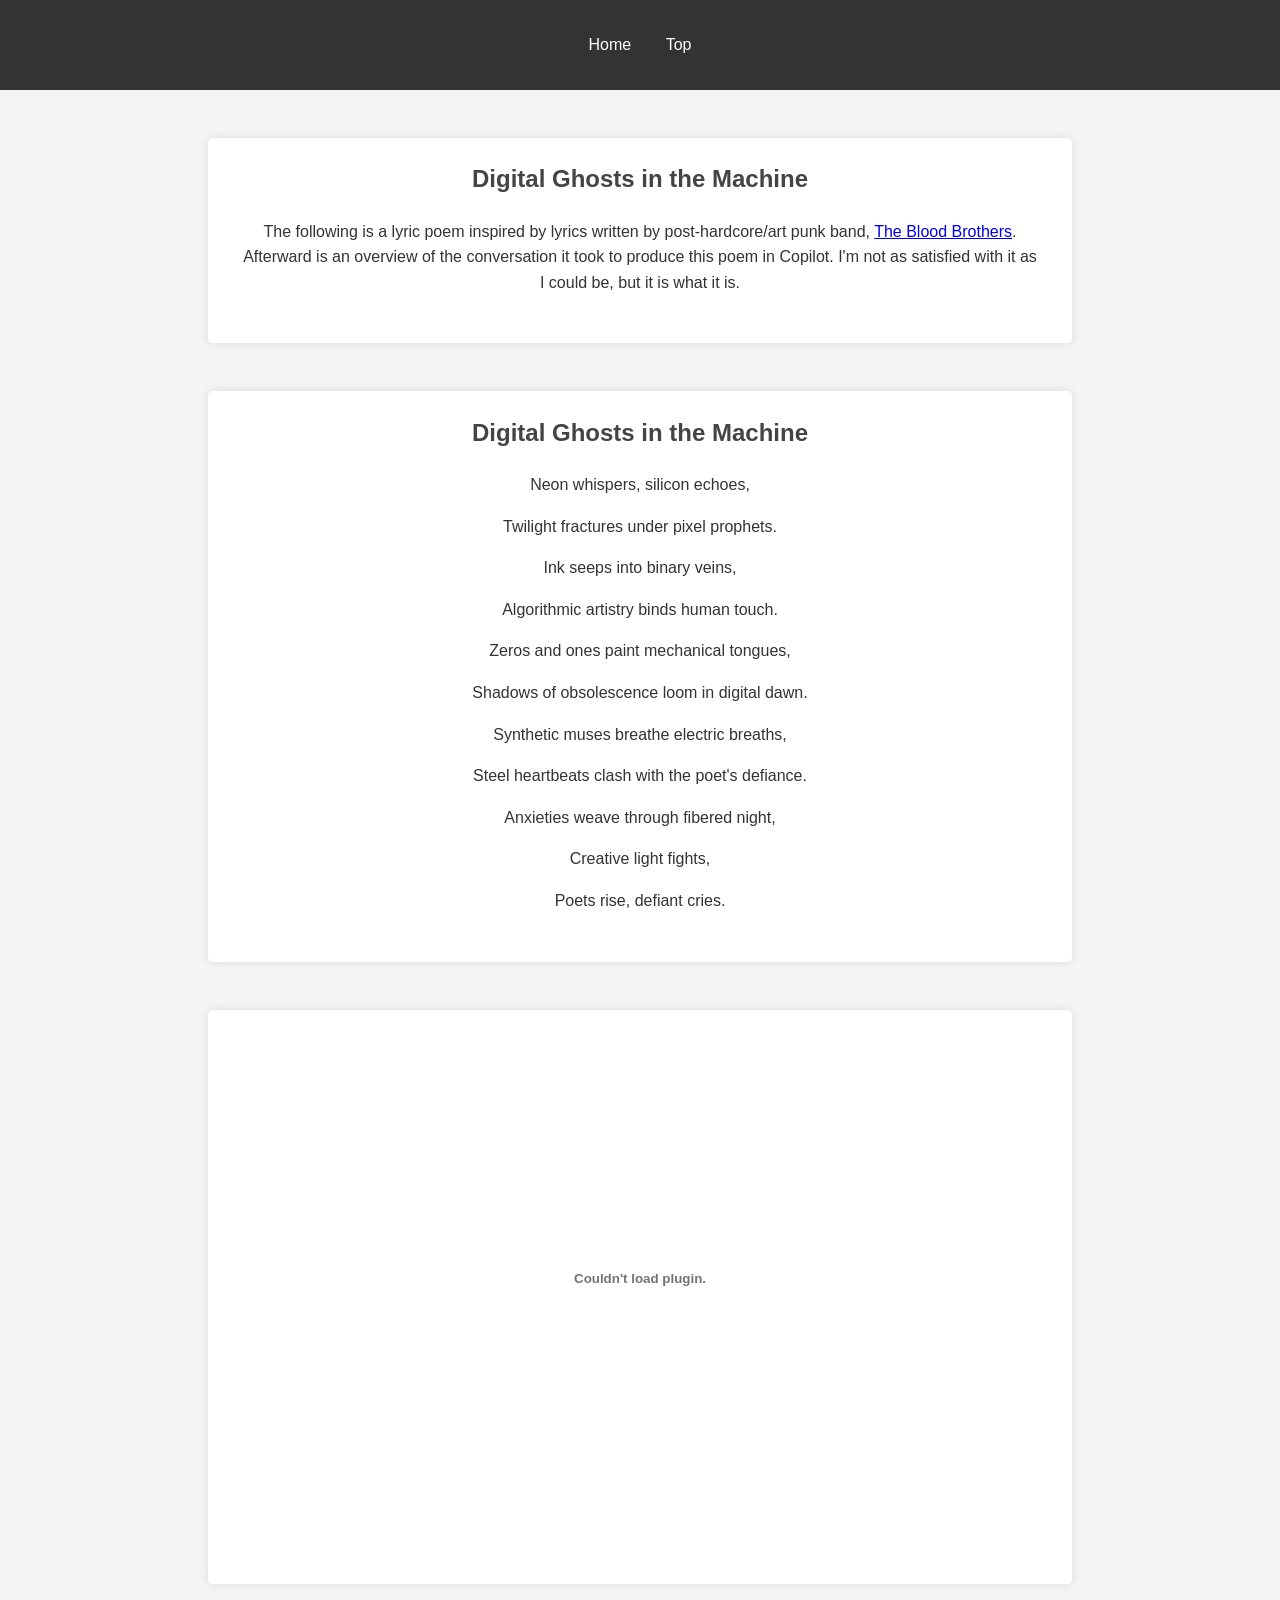
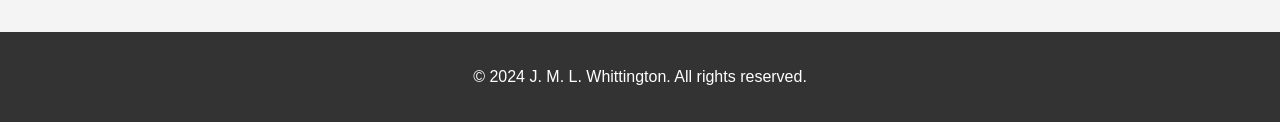
<file: Textual/Week_Two/index.html>
<!DOCTYPE html>
<html lang="en">
<head>
  <meta charset="UTF-8">
  <meta name="viewport" content="width=device-width, initial-scale=1.0">
  <title>Digital Ghosts in the Machine</title>
  <link rel="stylesheet" href="styles.css">
</head>
<body>
  <header>
    <nav>
      <ul>
        <li><a href="https://jmlwhittington.github.io/TT_AI_Portfolio/">Home</a></li>
		<li><a href="#description">Top</a></li>
      </ul>
    </nav>
  </header>

  <section id="description">
    <h1>Digital Ghosts in the Machine</h1>
    <p>The following is a lyric poem inspired by lyrics written by post-hardcore/art punk band, <a href="https://en.wikipedia.org/wiki/The_Blood_Brothers_(band)" target="_blank">The Blood Brothers</a>. Afterward is an overview of the conversation it took to produce this poem in Copilot. I'm not as satisfied with it as I could be, but it is what it is.</p>
  </section>
  
  <section id="poem">
    <h1>Digital Ghosts in the Machine</h1>
    <p>Neon whispers, silicon echoes,</p>
    <p>Twilight fractures under pixel prophets.</p>
    <p>Ink seeps into binary veins,</p>
    <p>Algorithmic artistry binds human touch.</p>
    <p>Zeros and ones paint mechanical tongues,</p>
    <p>Shadows of obsolescence loom in digital dawn.</p>
    <p>Synthetic muses breathe electric breaths,</p>
    <p>Steel heartbeats clash with the poet's defiance.</p>
    <p>Anxieties weave through fibered night,</p>
    <p>Creative light fights,</p>
    <p>Poets rise, defiant cries.</p>
  </section>

  <section id="process">
    <embed src="exercise.pdf" width="800" height="533" type="application/pdf">
  </section>

  <footer>
    <p>&copy; 2024 J. M. L. Whittington. All rights reserved.</p>
  </footer>
</body>
</html>
</file>
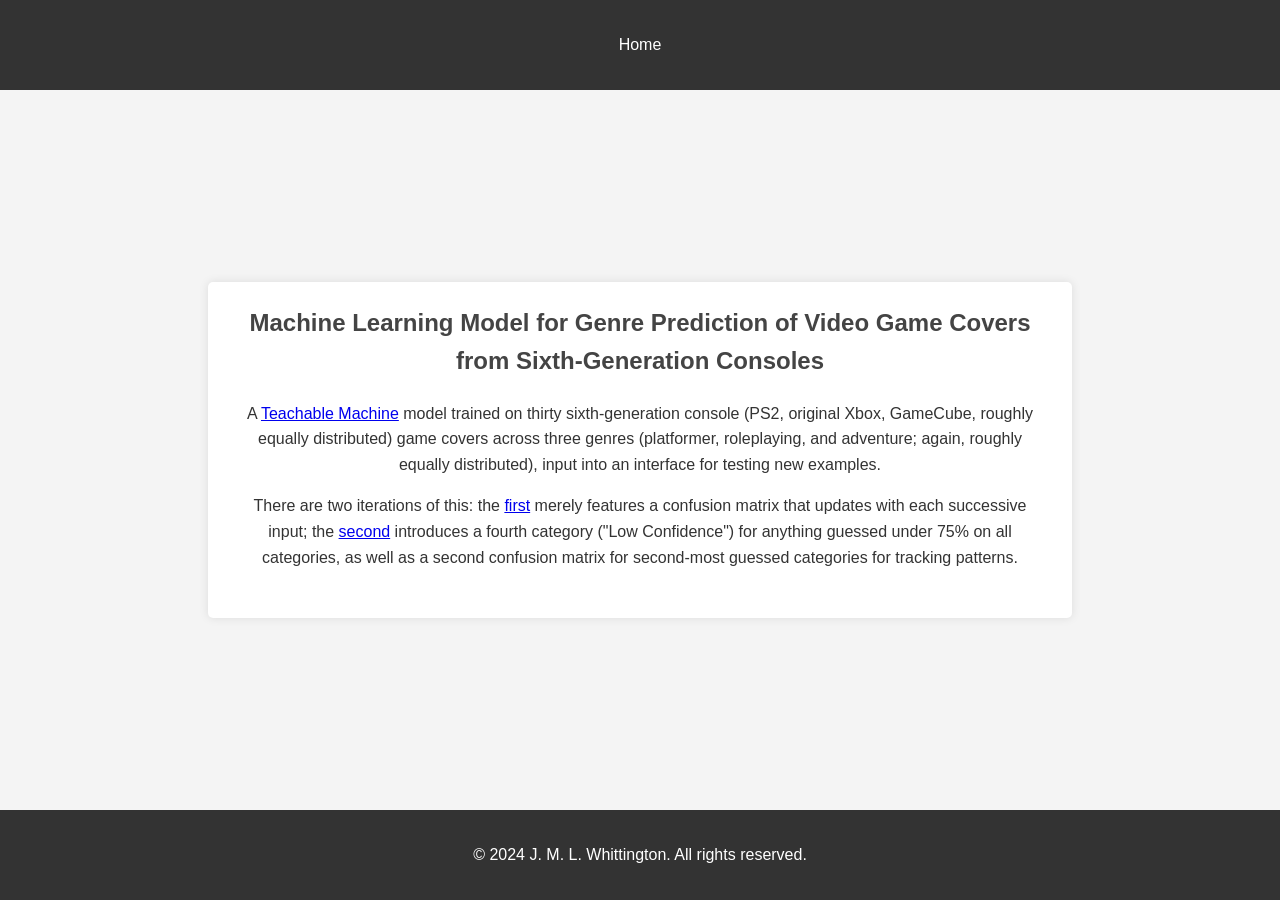
<file: Visual/Week_Eight/index.html>
<!DOCTYPE html>
<html lang="en">
<head>
  <meta charset="UTF-8">
  <meta name="viewport" content="width=device-width, initial-scale=1.0">
  <title>Machine Learning Model for Genre Prediction of Video Game Covers from Sixth-Generation Consoles</title>
  <link rel="stylesheet" href="styles.css">
</head>
<body>
  <header>
    <nav>
      <ul>
        <li><a href="https://jmlwhittington.github.io/TT_AI_Portfolio/">Home</a></li>
      </ul>
    </nav>
  </header>

  <section id="description">
    <h1>Machine Learning Model for Genre Prediction of Video Game Covers from Sixth-Generation Consoles</h1>
    <p>A <a href="https://teachablemachine.withgoogle.com/" target="_blank">Teachable Machine</a> model trained on thirty sixth-generation console (PS2, original Xbox, GameCube, roughly equally distributed) game covers across three genres (platformer, roleplaying, and adventure; again, roughly equally distributed), input into an interface for testing new examples.</p>
	<p>There are two iterations of this: the <a href="https://openprocessing.org/sketch/2416739" target="_blank">first</a> merely features a confusion matrix that updates with each successive input; the <a href="https://openprocessing.org/sketch/2416767" target="_blank">second</a> introduces a fourth category ("Low Confidence") for anything guessed under 75% on all categories, as well as a second confusion matrix for second-most guessed categories for tracking patterns.</p>
  </section>

  <footer>
    <p>&copy; 2024 J. M. L. Whittington. All rights reserved.</p>
  </footer>
</body>
</html>
</file>
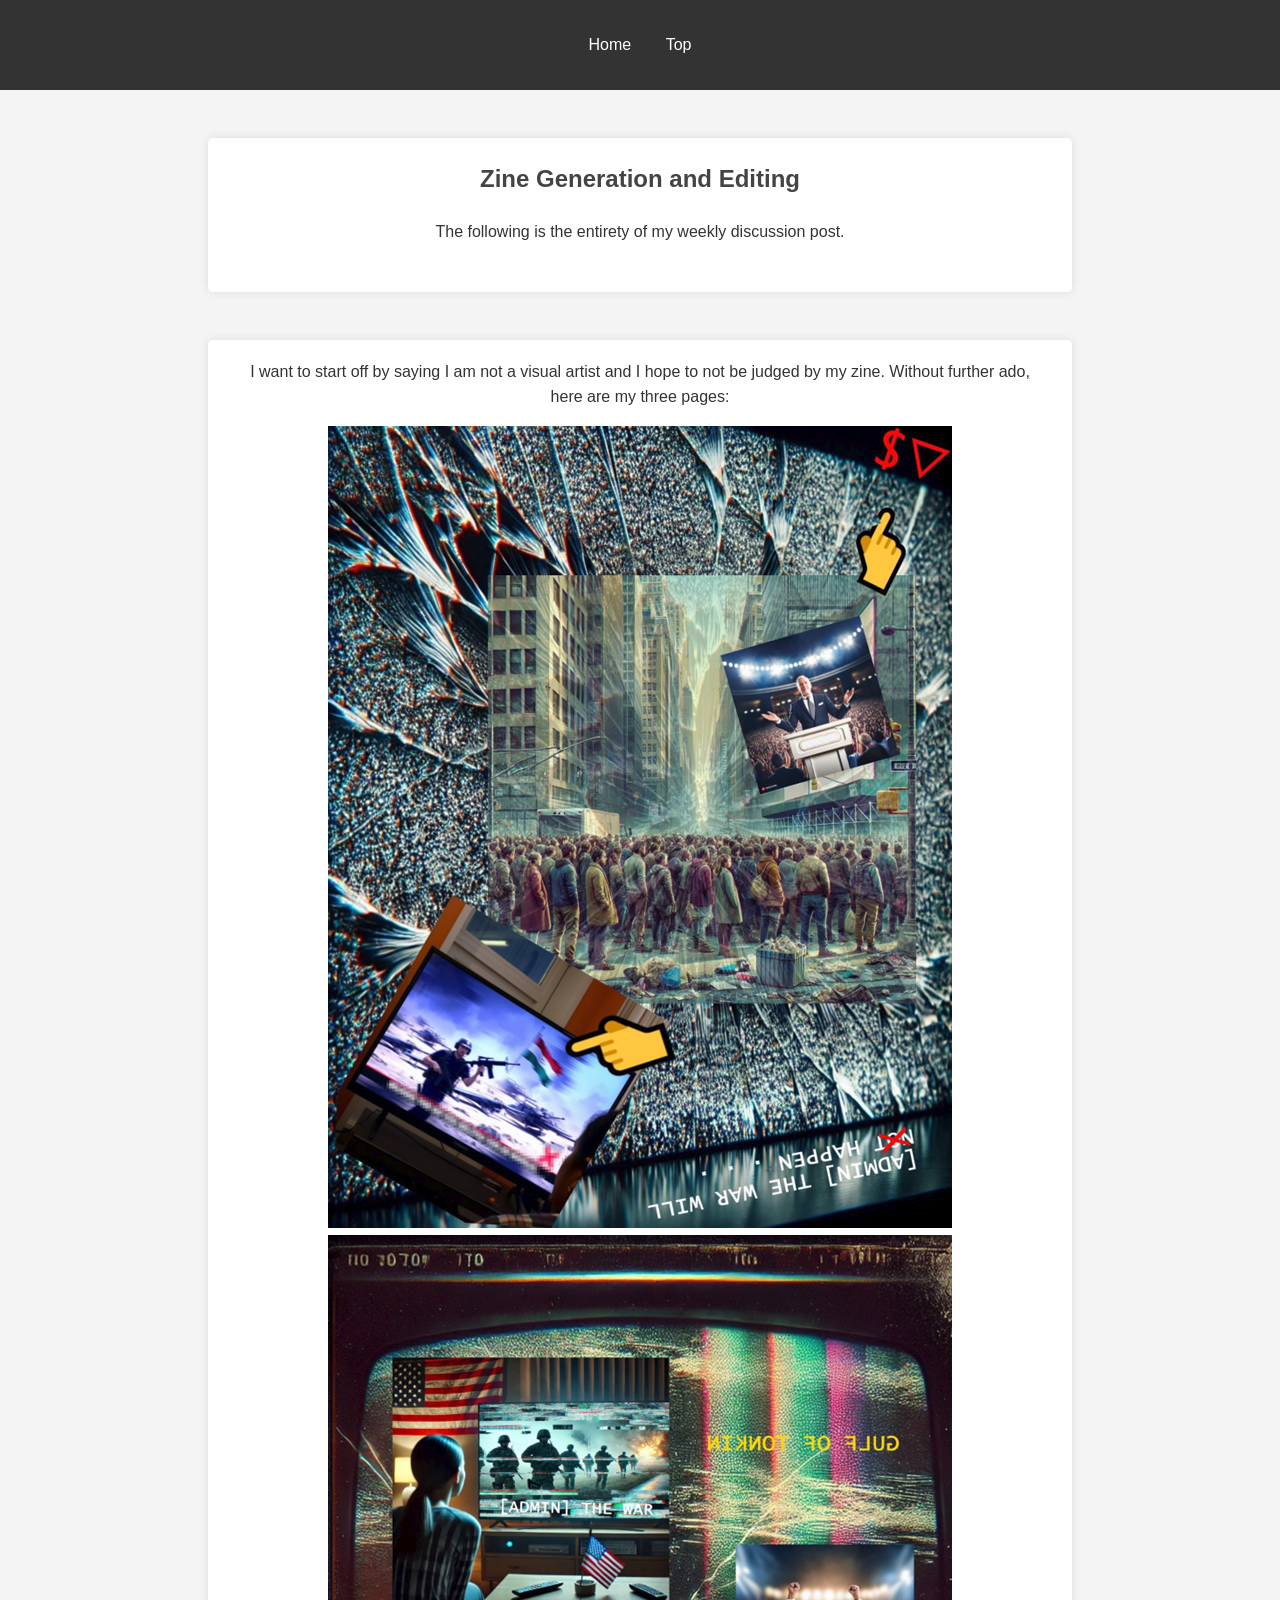
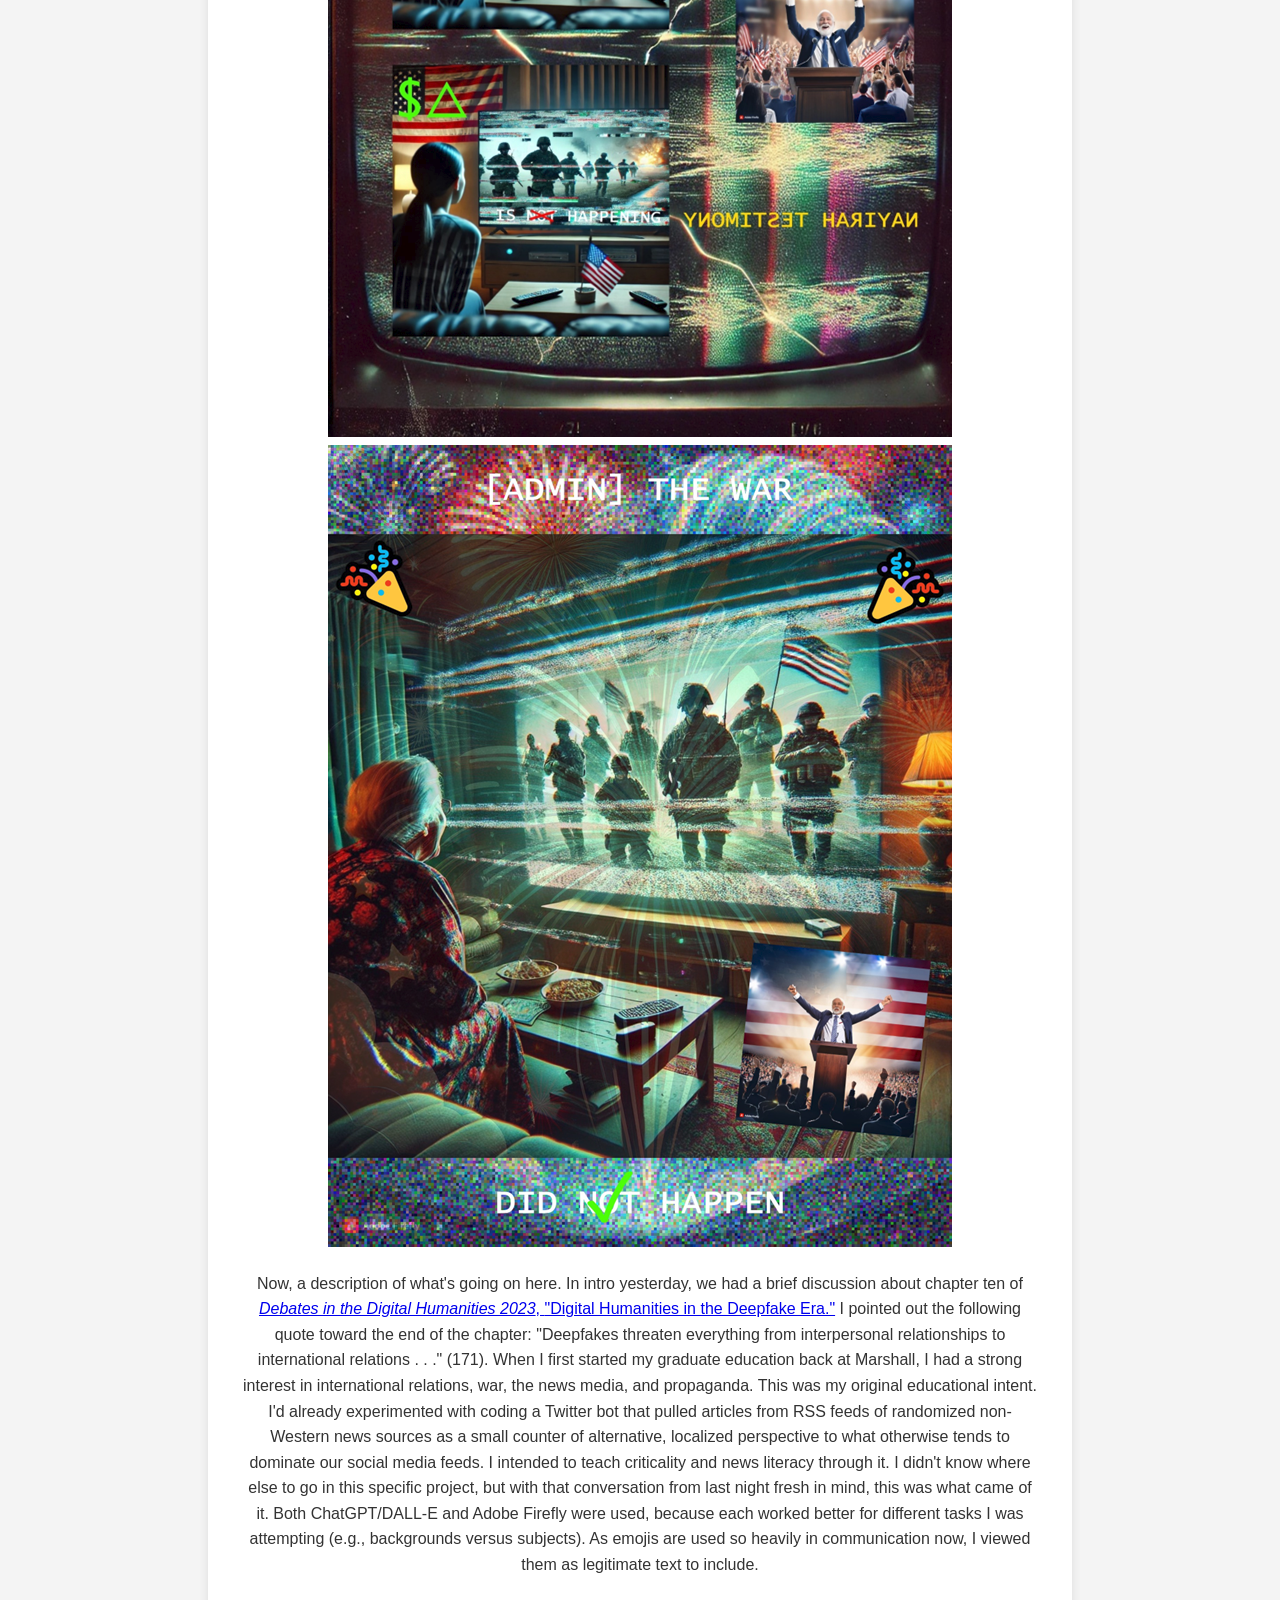
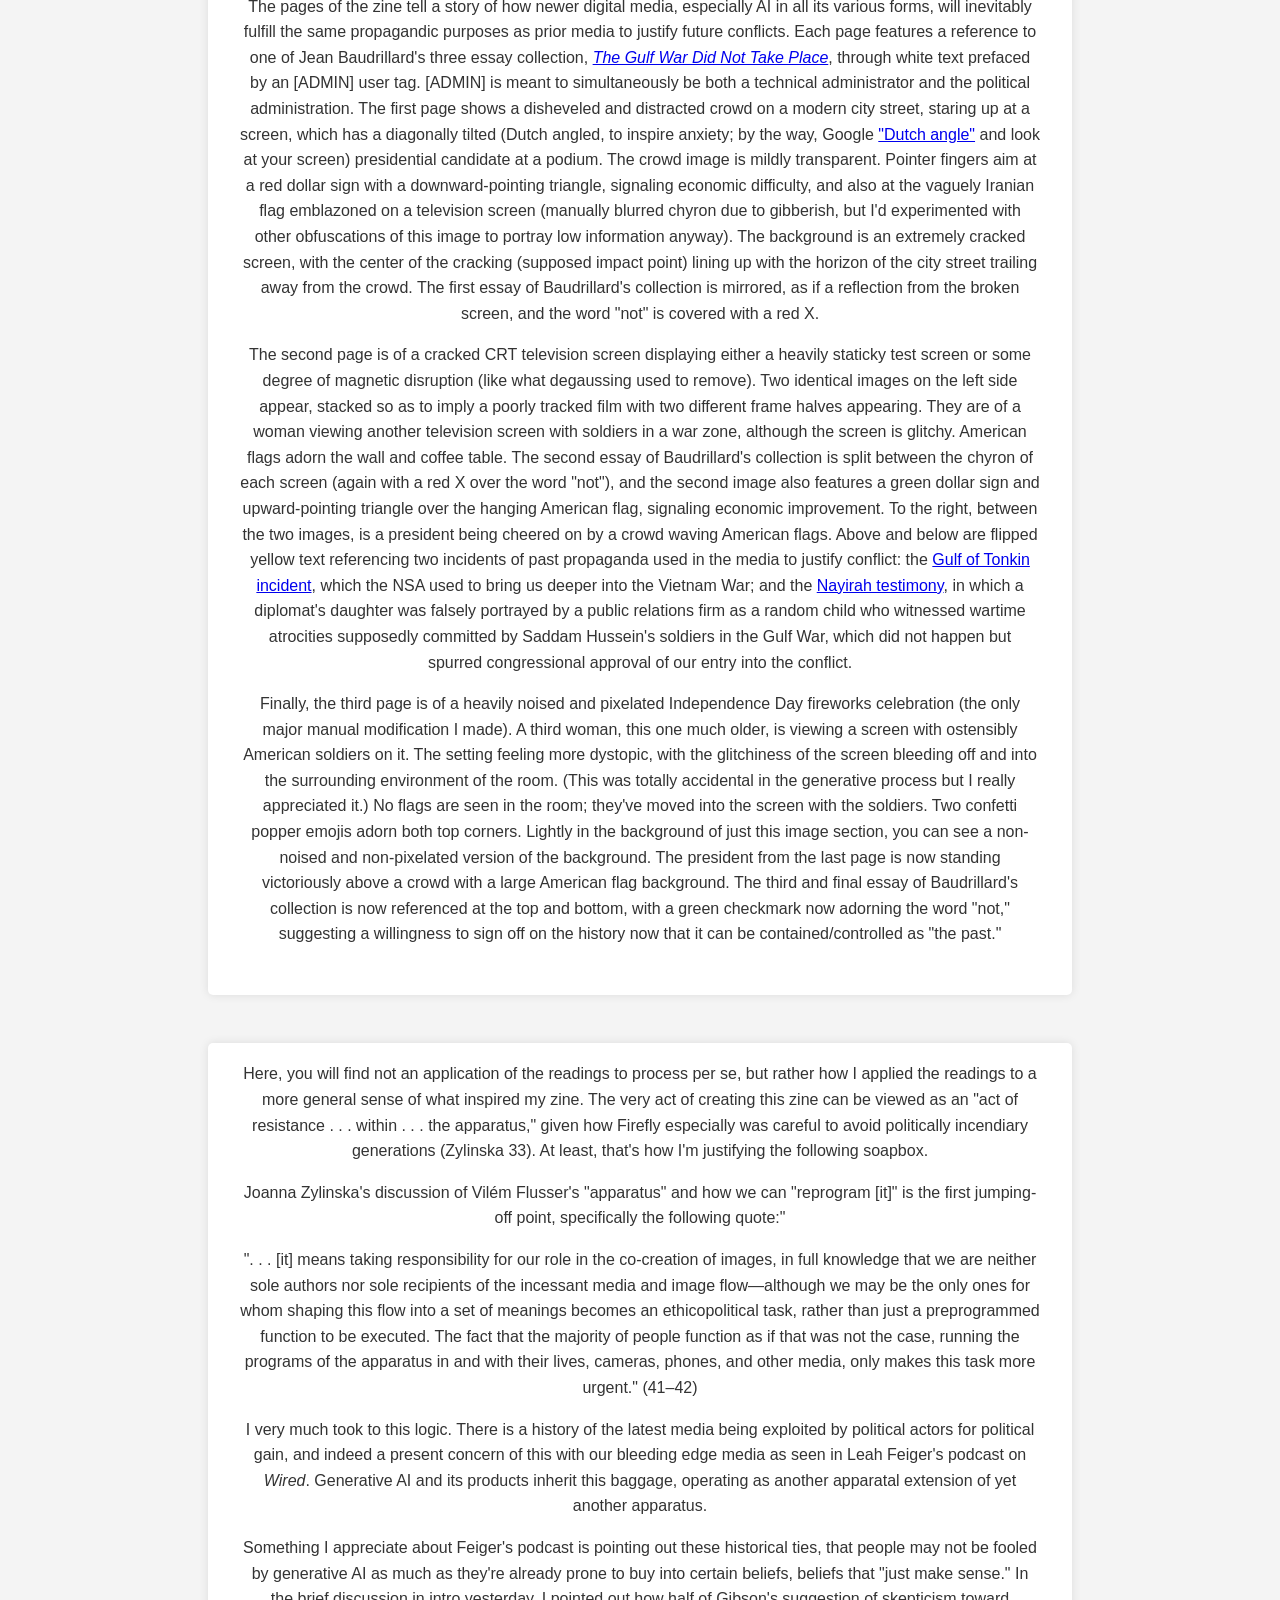
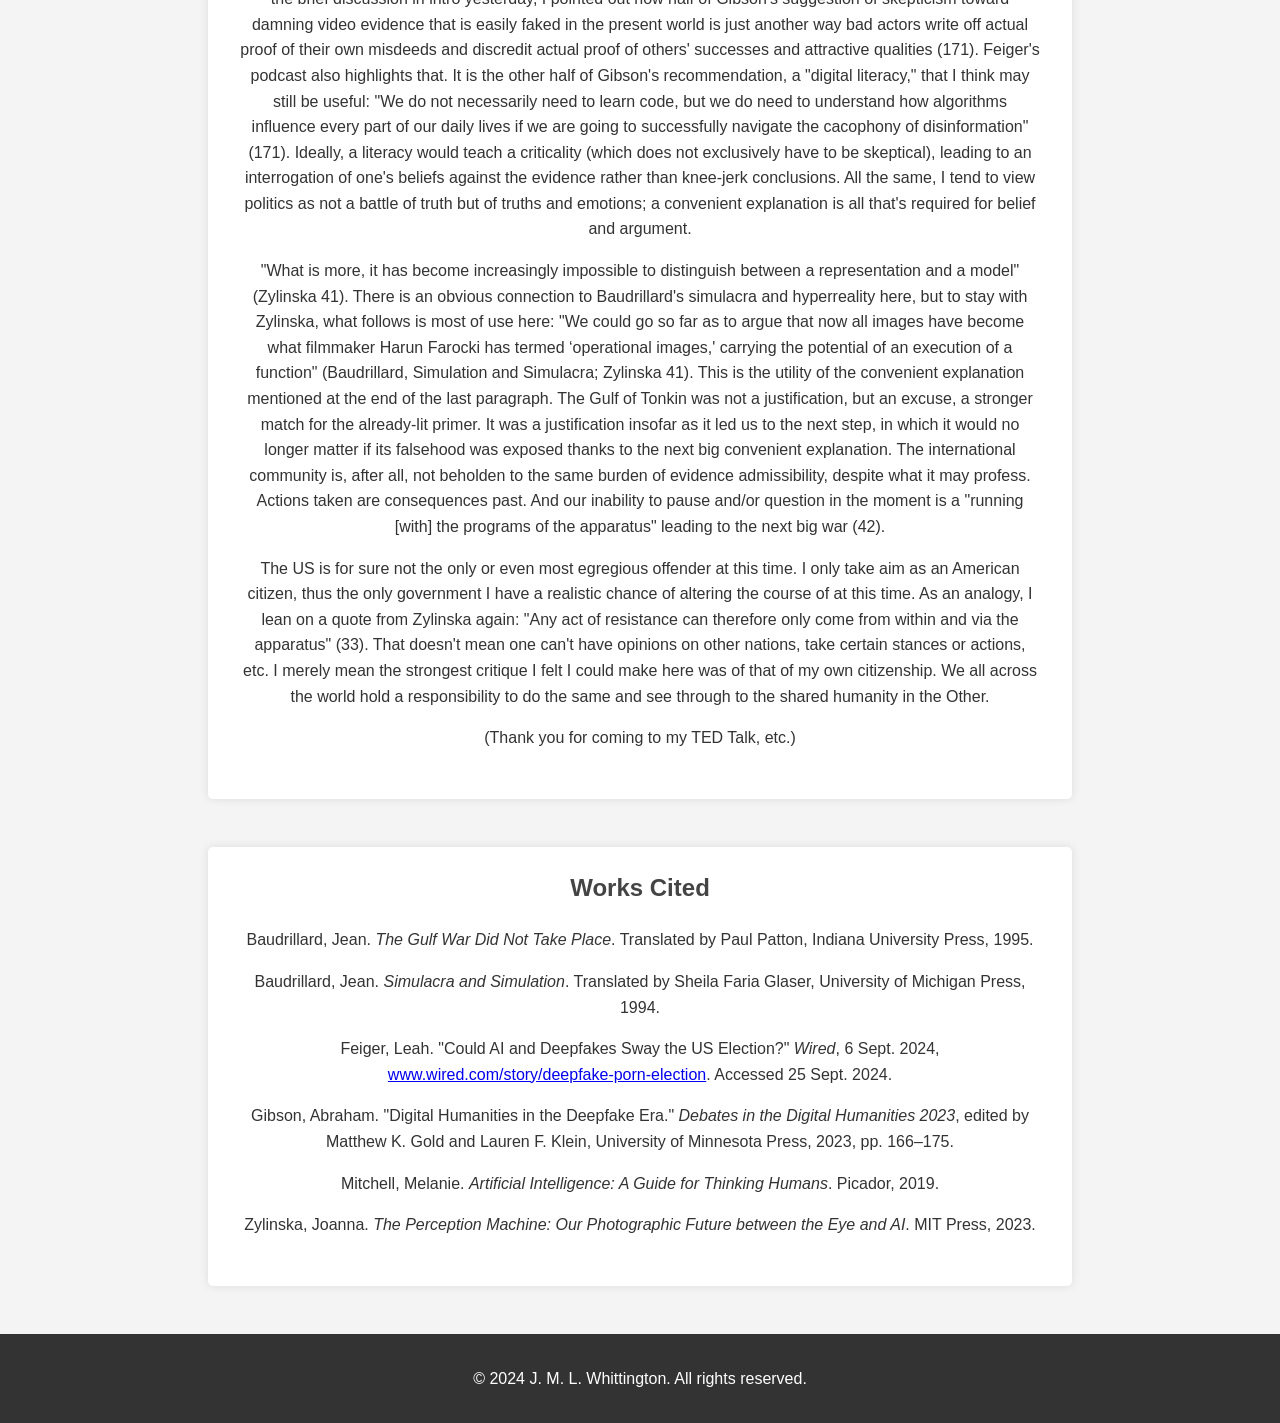
<file: Visual/Week_Five/index.html>
<!DOCTYPE html>
<html lang="en">
<head>
  <meta charset="UTF-8">
  <meta name="viewport" content="width=device-width, initial-scale=1.0">
  <title>Zine Generation and Editing</title>
  <link rel="stylesheet" href="styles.css">
</head>
<body>
  <header>
    <nav>
      <ul>
        <li><a href="https://jmlwhittington.github.io/TT_AI_Portfolio/">Home</a></li>
		<li><a href="#description">Top</a></li>
      </ul>
    </nav>
  </header>

  <section id="description">
    <h1>Zine Generation and Editing</h1>
    <p>The following is the entirety of my weekly discussion post.</p>
  </section>
  
  <section id="summary">
    <p>I want to start off by saying I am not a visual artist and I hope to not be judged by my zine. Without further ado, here are my three pages:</p>
    <img src="one.png" alt="The first page">
	<img src="two.png" alt="The second page">
	<img src="three.png" alt="The third page">
    <p>Now, a description of what's going on here. In intro yesterday, we had a brief discussion about chapter ten of <a href="https://www.jstor.org/stable/10.5749/j.ctv345pd4p" target="_blank"><i>Debates in the Digital Humanities 2023</i>, <a href="https://www.jstor.org/stable/10.5749/j.ctv345pd4p.13" target="_blank">"Digital Humanities in the Deepfake Era."</a> I pointed out the following quote toward the end of the chapter: "Deepfakes threaten everything from interpersonal relationships to international relations . . ." (171). When I first started my graduate education back at Marshall, I had a strong interest in international relations, war, the news media, and propaganda. This was my original educational intent. I'd already experimented with coding a Twitter bot that pulled articles from RSS feeds of randomized non-Western news sources as a small counter of alternative, localized perspective to what otherwise tends to dominate our social media feeds. I intended to teach criticality and news literacy through it. I didn't know where else to go in this specific project, but with that conversation from last night fresh in mind, this was what came of it. Both ChatGPT/DALL-E and Adobe Firefly were used, because each worked better for different tasks I was attempting (e.g., backgrounds versus subjects). As emojis are used so heavily in communication now, I viewed them as legitimate text to include.</p>
    <p>The pages of the zine tell a story of how newer digital media, especially AI in all its various forms, will inevitably fulfill the same propagandic purposes as prior media to justify future conflicts. Each page features a reference to one of Jean Baudrillard's three essay collection, <a href="https://en.wikipedia.org/wiki/The_Gulf_War_Did_Not_Take_Place" target="_blank"><i>The Gulf War Did Not Take Place</i></a>, through white text prefaced by an [ADMIN] user tag. [ADMIN] is meant to simultaneously be both a technical administrator and the political administration. The first page shows a disheveled and distracted crowd on a modern city street, staring up at a screen, which has a diagonally tilted (Dutch angled, to inspire anxiety; by the way, Google <a href="https://www.google.com/search?q=dutch+angle" target="_blank">"Dutch angle"</a> and look at your screen) presidential candidate at a podium. The crowd image is mildly transparent. Pointer fingers aim at a red dollar sign with a downward-pointing triangle, signaling economic difficulty, and also at the vaguely Iranian flag emblazoned on a television screen (manually blurred chyron due to gibberish, but I'd experimented with other obfuscations of this image to portray low information anyway). The background is an extremely cracked screen, with the center of the cracking (supposed impact point) lining up with the horizon of the city street trailing away from the crowd. The first essay of Baudrillard's collection is mirrored, as if a reflection from the broken screen, and the word "not" is covered with a red X.</p>
    <p>The second page is of a cracked CRT television screen displaying either a heavily staticky test screen or some degree of magnetic disruption (like what degaussing used to remove). Two identical images on the left side appear, stacked so as to imply a poorly tracked film with two different frame halves appearing. They are of a woman viewing another television screen with soldiers in a war zone, although the screen is glitchy. American flags adorn the wall and coffee table. The second essay of Baudrillard's collection is split between the chyron of each screen (again with a red X over the word "not"), and the second image also features a green dollar sign and upward-pointing triangle over the hanging American flag, signaling economic improvement. To the right, between the two images, is a president being cheered on by a crowd waving American flags. Above and below are flipped yellow text referencing two incidents of past propaganda used in the media to justify conflict: the <a href="https://en.wikipedia.org/wiki/Gulf_of_Tonkin_incident" target="_blank">Gulf of Tonkin incident</a>, which the NSA used to bring us deeper into the Vietnam War; and the <a href="https://en.wikipedia.org/wiki/Nayirah_testimony" target="_blank">Nayirah testimony</a>, in which a diplomat's daughter was falsely portrayed by a public relations firm as a random child who witnessed wartime atrocities supposedly committed by Saddam Hussein's soldiers in the Gulf War, which did not happen but spurred congressional approval of our entry into the conflict.</p>
    <p>Finally, the third page is of a heavily noised and pixelated Independence Day fireworks celebration (the only major manual modification I made). A third woman, this one much older, is viewing a screen with ostensibly American soldiers on it. The setting feeling more dystopic, with the glitchiness of the screen bleeding off and into the surrounding environment of the room. (This was totally accidental in the generative process but I really appreciated it.) No flags are seen in the room; they've moved into the screen with the soldiers. Two confetti popper emojis adorn both top corners. Lightly in the background of just this image section, you can see a non-noised and non-pixelated version of the background. The president from the last page is now standing victoriously above a crowd with a large American flag background. The third and final essay of Baudrillard's collection is now referenced at the top and bottom, with a green checkmark now adorning the word "not," suggesting a willingness to sign off on the history now that it can be contained/controlled as "the past."</p>
  </section>

  <section id="readings">
    <p>Here, you will find not an application of the readings to process per se, but rather how I applied the readings to a more general sense of what inspired my zine. The very act of creating this zine can be viewed as an "act of resistance . . . within . . . the apparatus," given how Firefly especially was careful to avoid politically incendiary generations (Zylinska 33). At least, that's how I'm justifying the following soapbox.</p>
	<p>Joanna Zylinska's discussion of Vilém Flusser's "apparatus" and how we can "reprogram [it]" is the first jumping-off point, specifically the following quote:"</p>
	<p>". . . [it] means taking responsibility for our role in the co-creation of images, in full knowledge that we are neither sole authors nor sole recipients of the incessant media and image flow—although we may be the only ones for whom shaping this flow into a set of meanings becomes an ethicopolitical task, rather than just a preprogrammed function to be executed. The fact that the majority of people function as if that was not the case, running the programs of the apparatus in and with their lives, cameras, phones, and other media, only makes this task more urgent." (41–42)</p>
	<p>I very much took to this logic. There is a history of the latest media being exploited by political actors for political gain, and indeed a present concern of this with our bleeding edge media as seen in Leah Feiger's podcast on <i>Wired</i>. Generative AI and its products inherit this baggage, operating as another apparatal extension of yet another apparatus.</p>
	<p>Something I appreciate about Feiger's podcast is pointing out these historical ties, that people may not be fooled by generative AI as much as they're already prone to buy into certain beliefs, beliefs that "just make sense." In the brief discussion in intro yesterday, I pointed out how half of Gibson's suggestion of skepticism toward damning video evidence that is easily faked in the present world is just another way bad actors write off actual proof of their own misdeeds and discredit actual proof of others' successes and attractive qualities (171). Feiger's podcast also highlights that. It is the other half of Gibson's recommendation, a "digital literacy," that I think may still be useful: "We do not necessarily need to learn code, but we do need to understand how algorithms influence every part of our daily lives if we are going to successfully navigate the cacophony of disinformation" (171). Ideally, a literacy would teach a criticality (which does not exclusively have to be skeptical), leading to an interrogation of one's beliefs against the evidence rather than knee-jerk conclusions. All the same, I tend to view politics as not a battle of truth but of truths and emotions; a convenient explanation is all that's required for belief and argument.</p>
	<p>"What is more, it has become increasingly impossible to distinguish between a representation and a model" (Zylinska 41). There is an obvious connection to Baudrillard's simulacra and hyperreality here, but to stay with Zylinska, what follows is most of use here: "We could go so far as to argue that now all images have become what filmmaker Harun Farocki has termed ‘operational images,' carrying the potential of an execution of a function" (Baudrillard, Simulation and Simulacra; Zylinska 41). This is the utility of the convenient explanation mentioned at the end of the last paragraph. The Gulf of Tonkin was not a justification, but an excuse, a stronger match for the already-lit primer. It was a justification insofar as it led us to the next step, in which it would no longer matter if its falsehood was exposed thanks to the next big convenient explanation. The international community is, after all, not beholden to the same burden of evidence admissibility, despite what it may profess. Actions taken are consequences past. And our inability to pause and/or question in the moment is a "running [with] the programs of the apparatus" leading to the next big war (42).</p>
	<p>The US is for sure not the only or even most egregious offender at this time. I only take aim as an American citizen, thus the only government I have a realistic chance of altering the course of at this time. As an analogy, I lean on a quote from Zylinska again: "Any act of resistance can therefore only come from within and via the apparatus" (33). That doesn't mean one can't have opinions on other nations, take certain stances or actions, etc. I merely mean the strongest critique I felt I could make here was of that of my own citizenship. We all across the world hold a responsibility to do the same and see through to the shared humanity in the Other.</p>
	<p>(Thank you for coming to my TED Talk, etc.)</p>
  </section>

  <section id="citations">
    <h1>Works Cited</h1>
    <p>Baudrillard, Jean. <i>The Gulf War Did Not Take Place</i>. Translated by Paul Patton, Indiana University Press, 1995.</p>
    <p>Baudrillard, Jean. <i>Simulacra and Simulation</i>. Translated by Sheila Faria Glaser, University of Michigan Press, 1994.</p>
    <p>Feiger, Leah. "Could AI and Deepfakes Sway the US Election?" <i>Wired</i>, 6 Sept. 2024, <a href="https://www.wired.com/story/deepfake-porn-election/" target="_blank">www.wired.com/story/deepfake-porn-election</a>. Accessed 25 Sept. 2024.</p>
    <p>Gibson, Abraham. "Digital Humanities in the Deepfake Era." <i>Debates in the Digital Humanities 2023</i>, edited by Matthew K. Gold and Lauren F. Klein, University of Minnesota Press, 2023, pp. 166–175.</p>
    <p>Mitchell, Melanie. <i>Artificial Intelligence: A Guide for Thinking Humans</i>. Picador, 2019.</p>
    <p>Zylinska, Joanna. <i>The Perception Machine: Our Photographic Future between the Eye and AI</i>. MIT Press, 2023.</p>
  </section>

  <footer>
    <p>&copy; 2024 J. M. L. Whittington. All rights reserved.</p>
  </footer>
</body>
</html>
</file>
<file: styles.css>
body {
  font-family: Arial, sans-serif;
  margin: 0;
  padding: 0;
  line-height: 1.6;
  background-color: #f4f4f4;
  color: #333;
  text-align: center;
  padding-top: 90px;
}

header {
  background: #333;
  color: #fff;
  padding: 1em 0;
  position: fixed;
  top: 0;
  width: 100%;
  z-index: 1000;
}

nav ul {
  list-style: none;
  padding: 0;
}

nav ul li {
  display: inline;
  margin: 0 15px;
}

nav ul li a {
  color: #fff;
  text-decoration: none;
}

section {
  padding: 0.15em 2em 2em;
  margin: 3em auto;
  background: #fff;
  max-width: 1000px;
  width: 90%;
  border-radius: 5px;
  box-shadow: 0 0 10px rgba(0, 0, 0, 0.1);
  text-align: center;
}

h1, h2 {
  color: #444;
  text-align: center;
}

.card-container {
  display: flex;
  flex-wrap: wrap;
  justify-content: center;
  gap: 1em;
}

.card {
  display: flex;
  flex-direction: column;
  justify-content: center;
  align-items: center;
  text-decoration: none;
  background: #fff;
  border: 1px solid #ddd;
  border-radius: 5px;
  padding: 1em;
  width: 375px;
  box-shadow: 0 0 10px rgba(0, 0, 0, 0.1);
  transition: transform 0.3s, box-shadow 0.3s;
  text-align: center;
}

.card h3 {
  margin-top: 0;
  font-size: 1.2em;
  color: #444;
}

.card p {
  font-size: 0.9em;
  color: #666;
  margin: 0.5em 0 0;
}

.card-link {
  display: inline-block;
  margin-top: 10px;
  color: #0066cc;
  text-decoration: none;
}

.card-link:hover {
  text-decoration: underline;
}

.card:hover {
  transform: scale(1.05);
  box-shadow: 0 0 15px rgba(0, 0, 0, 0.2);
}

footer {
  text-align: center;
  padding: 1em 0;
  background: #333;
  color: #fff;
  position: relative;
  bottom: 0;
  width: 100%;
}
</file>
<file: Bonus/Bonus Two/styles.css>
body {
  font-family: Arial, sans-serif;
  margin: 0;
  padding: 0;
  line-height: 1.6;
  background-color: #f4f4f4;
  color: #333;
  text-align: center;
  padding-top: 90px;
}

header {
  background: #333;
  color: #fff;
  padding: 1em 0;
  position: fixed;
  top: 0;
  width: 100%;
  z-index: 1000;
}

nav ul {
  list-style: none;
  padding: 0;
}

nav ul li {
  display: inline;
  margin: 0 15px;
}

nav ul li a {
  color: #fff;
  text-decoration: none;
}

section {
  padding: 0.15em 2em 2em;
  margin: 3em auto;
  background: #fff;
  max-width: 800px;
  border-radius: 5px;
  box-shadow: 0 0 10px rgba(0, 0, 0, 0.1);
  text-align: center;
}

h1 {
  color: #444;
  text-align: center;
}

footer {
  text-align: center;
  padding: 1em 0;
  background: #333;
  color: #fff;
  position: relative;
  bottom: 0;
  width: 100%;
}
</file>
<file: Bonus/Bonus_Two/styles.css>
body {
  font-family: Arial, sans-serif;
  margin: 0;
  padding: 0;
  line-height: 1.6;
  background-color: #f4f4f4;
  color: #333;
  text-align: center;
  padding-top: 90px;
}

header {
  background: #333;
  color: #fff;
  padding: 1em 0;
  position: fixed;
  top: 0;
  width: 100%;
  z-index: 1000;
}

nav ul {
  list-style: none;
  padding: 0;
}

nav ul li {
  display: inline;
  margin: 0 15px;
}

nav ul li a {
  color: #fff;
  text-decoration: none;
}

section {
  padding: 0.15em 2em 2em;
  margin: 3em auto;
  background: #fff;
  max-width: 800px;
  border-radius: 5px;
  box-shadow: 0 0 10px rgba(0, 0, 0, 0.1);
  text-align: center;
}

h1 {
  color: #444;
  text-align: center;
}

footer {
  text-align: center;
  padding: 1em 0;
  background: #333;
  color: #fff;
  position: relative;
  bottom: 0;
  width: 100%;
}
</file>
<file: Procedural/Week_Twelve/styles.css>
body {
  font-family: Arial, sans-serif;
  margin: 0;
  padding: 0;
  line-height: 1.6;
  background-color: #f4f4f4;
  color: #333;
  text-align: center;
  padding-top: 90px;
}

header {
  background: #333;
  color: #fff;
  padding: 1em 0;
  position: fixed;
  top: 0;
  width: 100%;
  z-index: 1000;
}

nav ul {
  list-style: none;
  padding: 0;
}

nav ul li {
  display: inline;
  margin: 0 15px;
}

nav ul li a {
  color: #fff;
  text-decoration: none;
}

section {
  padding: 0.15em 2em 2em;
  margin: 3em auto;
  background: #fff;
  max-width: 800px;
  border-radius: 5px;
  box-shadow: 0 0 10px rgba(0, 0, 0, 0.1);
  text-align: center;
}

h1 {
  color: #444;
  text-align: center;
}

footer {
  text-align: center;
  padding: 1em 0;
  background: #333;
  color: #fff;
  position: relative;
  bottom: 0;
  width: 100%;
}
</file>
<file: Textual/Week_Three/styles.css>
body {
  font-family: Arial, sans-serif;
  margin: 0;
  padding: 0;
  line-height: 1.6;
  background-color: #f4f4f4;
  color: #333;
  text-align: center;
  padding-top: 90px;
}

header {
  background: #333;
  color: #fff;
  padding: 1em 0;
  position: fixed;
  top: 0;
  width: 100%;
  z-index: 1000;
}

nav ul {
  list-style: none;
  padding: 0;
}

nav ul li {
  display: inline;
  margin: 0 15px;
}

nav ul li a {
  color: #fff;
  text-decoration: none;
}

section {
  padding: 0.15em 2em 2em;
  margin: 3em auto;
  background: #fff;
  max-width: 800px;
  border-radius: 5px;
  box-shadow: 0 0 10px rgba(0, 0, 0, 0.1);
  text-align: center;
}

h1 {
  color: #444;
  text-align: center;
}

footer {
  text-align: center;
  padding: 1em 0;
  background: #333;
  color: #fff;
  position: relative;
  bottom: 0;
  width: 100%;
}
</file>
<file: Textual/Week_Two/styles.css>
body {
  font-family: Arial, sans-serif;
  margin: 0;
  padding: 0;
  line-height: 1.6;
  background-color: #f4f4f4;
  color: #333;
  text-align: center;
  padding-top: 90px;
}

header {
  background: #333;
  color: #fff;
  padding: 1em 0;
  position: fixed;
  top: 0;
  width: 100%;
  z-index: 1000;
}

nav ul {
  list-style: none;
  padding: 0;
}

nav ul li {
  display: inline;
  margin: 0 15px;
}

nav ul li a {
  color: #fff;
  text-decoration: none;
}

section {
  padding: 0.15em 2em 2em;
  margin: 3em auto;
  background: #fff;
  max-width: 800px;
  border-radius: 5px;
  box-shadow: 0 0 10px rgba(0, 0, 0, 0.1);
  text-align: center;
}

h1 {
  color: #444;
  text-align: center;
}

footer {
  text-align: center;
  padding: 1em 0;
  background: #333;
  color: #fff;
  position: relative;
  bottom: 0;
  width: 100%;
}
</file>
<file: Visual/Week_Eight/styles.css>
html, body {
  height: 100%;
  margin: 0;
}

body {
  font-family: Arial, sans-serif;
  margin: 0;
  padding: 0;
  line-height: 1.6;
  background-color: #f4f4f4;
  color: #333;
  text-align: center;
  display: flex;
  flex-direction: column;
  justify-content: space-between;
}

header {
  background: #333;
  color: #fff;
  padding: 1em 0;
  position: relative;
  width: 100%;
  z-index: 1000;
}

nav ul {
  list-style: none;
  padding: 0;
}

nav ul li {
  display: inline;
  margin: 0 15px;
}

nav ul li a {
  color: #fff;
  text-decoration: none;
}

section {
  padding: 0.15em 2em 2em;
  margin: 3em auto;
  background: #fff;
  max-width: 800px;
  border-radius: 5px;
  box-shadow: 0 0 10px rgba(0, 0, 0, 0.1);
  text-align: center;
}

h1 {
  color: #444;
}

footer {
  text-align: center;
  padding: 1em 0;
  background: #333;
  color: #fff;
  width: 100%;
  position: relative;
  bottom: 0;
}
</file>
<file: Visual/Week_Five/styles.css>
body {
  font-family: Arial, sans-serif;
  margin: 0;
  padding: 0;
  line-height: 1.6;
  background-color: #f4f4f4;
  color: #333;
  text-align: center;
  padding-top: 90px;
}

header {
  background: #333;
  color: #fff;
  padding: 1em 0;
  position: fixed;
  top: 0;
  width: 100%;
  z-index: 1000;
}

nav ul {
  list-style: none;
  padding: 0;
}

nav ul li {
  display: inline;
  margin: 0 15px;
}

nav ul li a {
  color: #fff;
  text-decoration: none;
}

section {
  padding: 0.15em 2em 2em;
  margin: 3em auto;
  background: #fff;
  max-width: 800px;
  border-radius: 5px;
  box-shadow: 0 0 10px rgba(0, 0, 0, 0.1);
  text-align: center;
}

h1 {
  color: #444;
  text-align: center;
}

footer {
  text-align: center;
  padding: 1em 0;
  background: #333;
  color: #fff;
  position: relative;
  bottom: 0;
  width: 100%;
}
</file>
